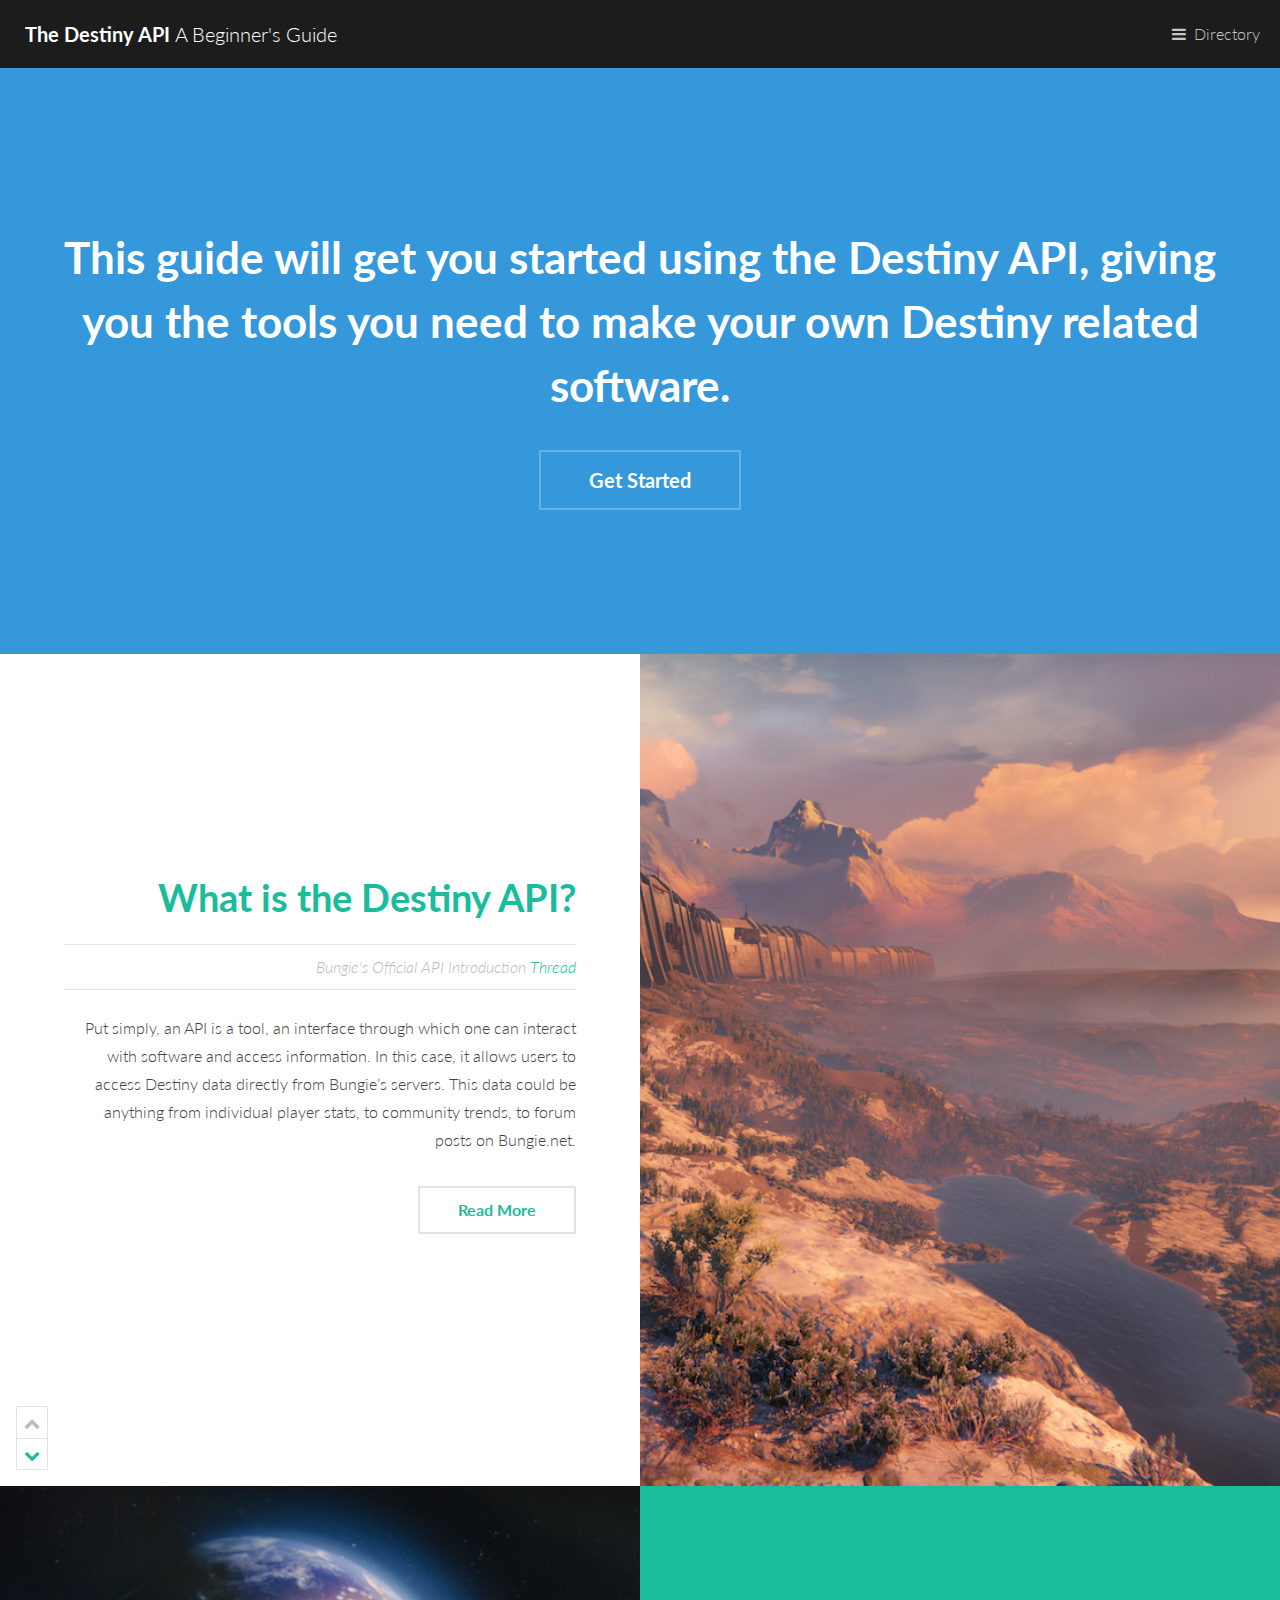
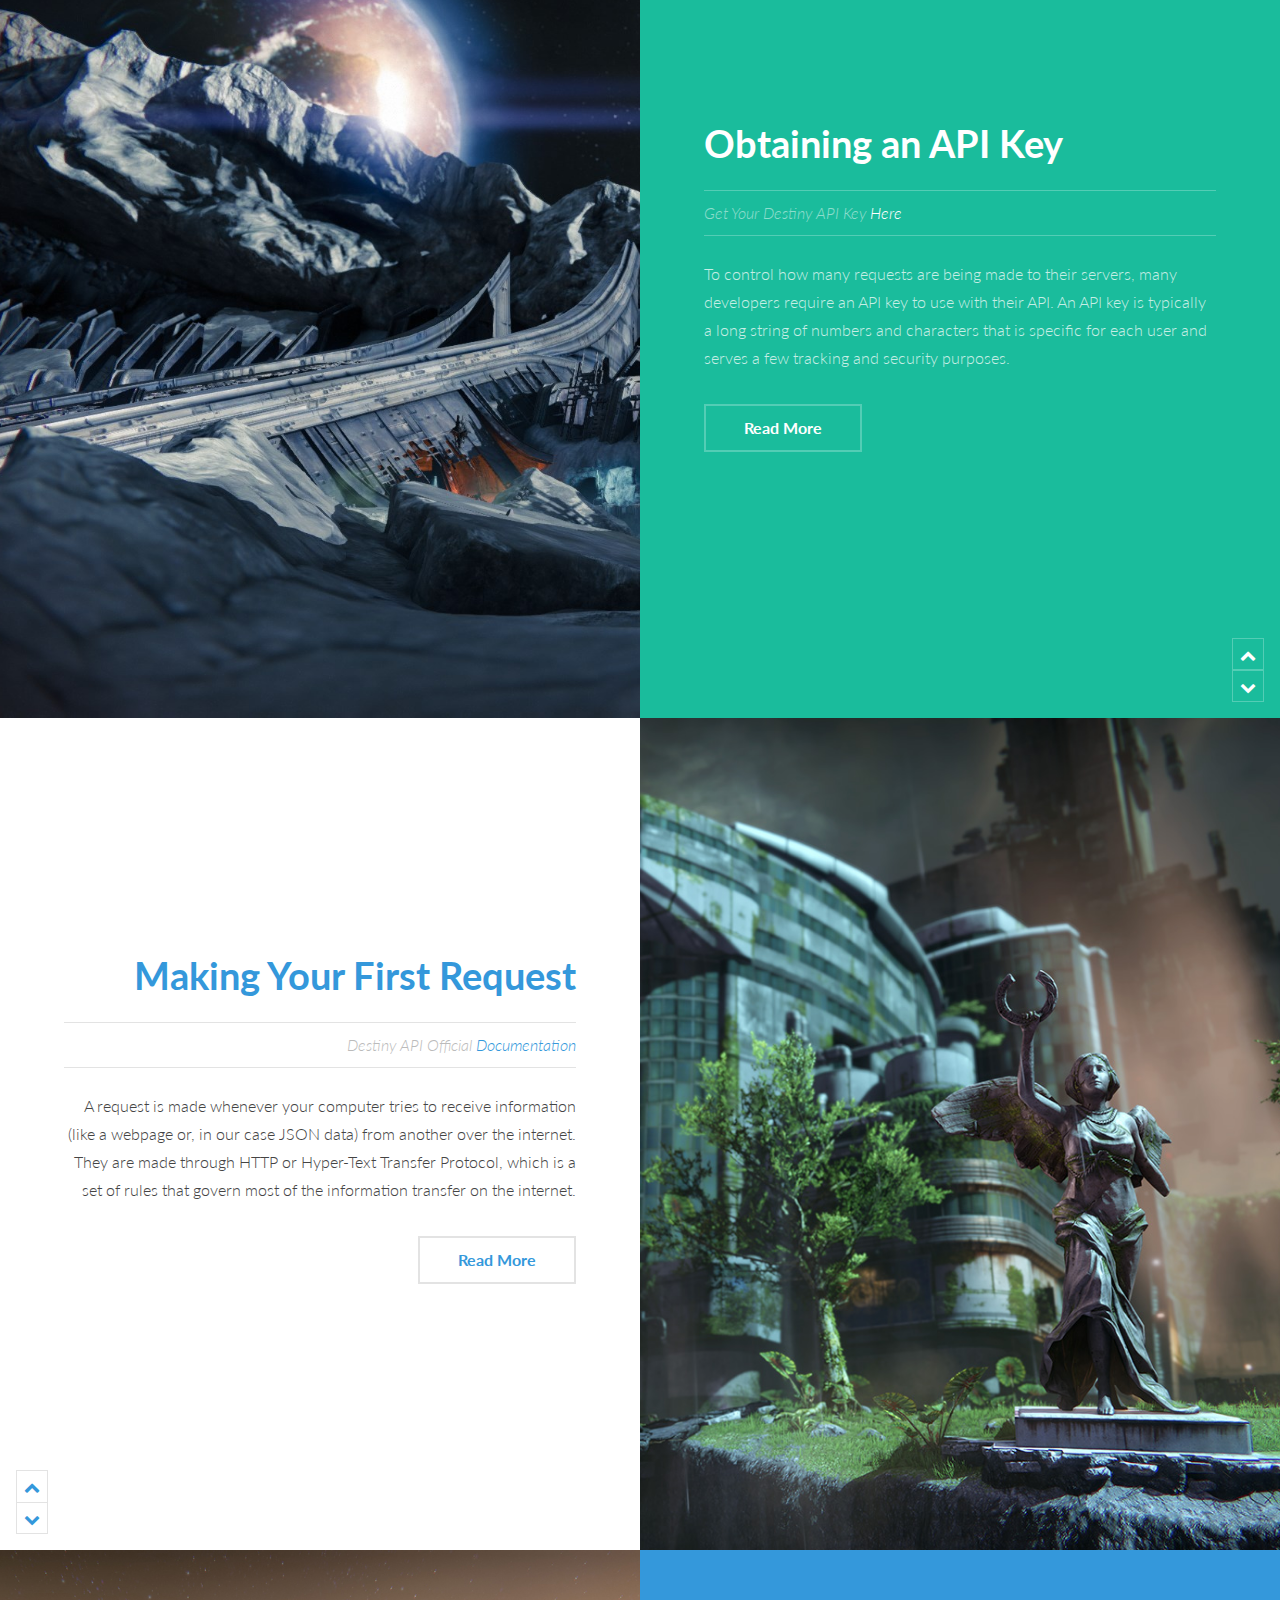
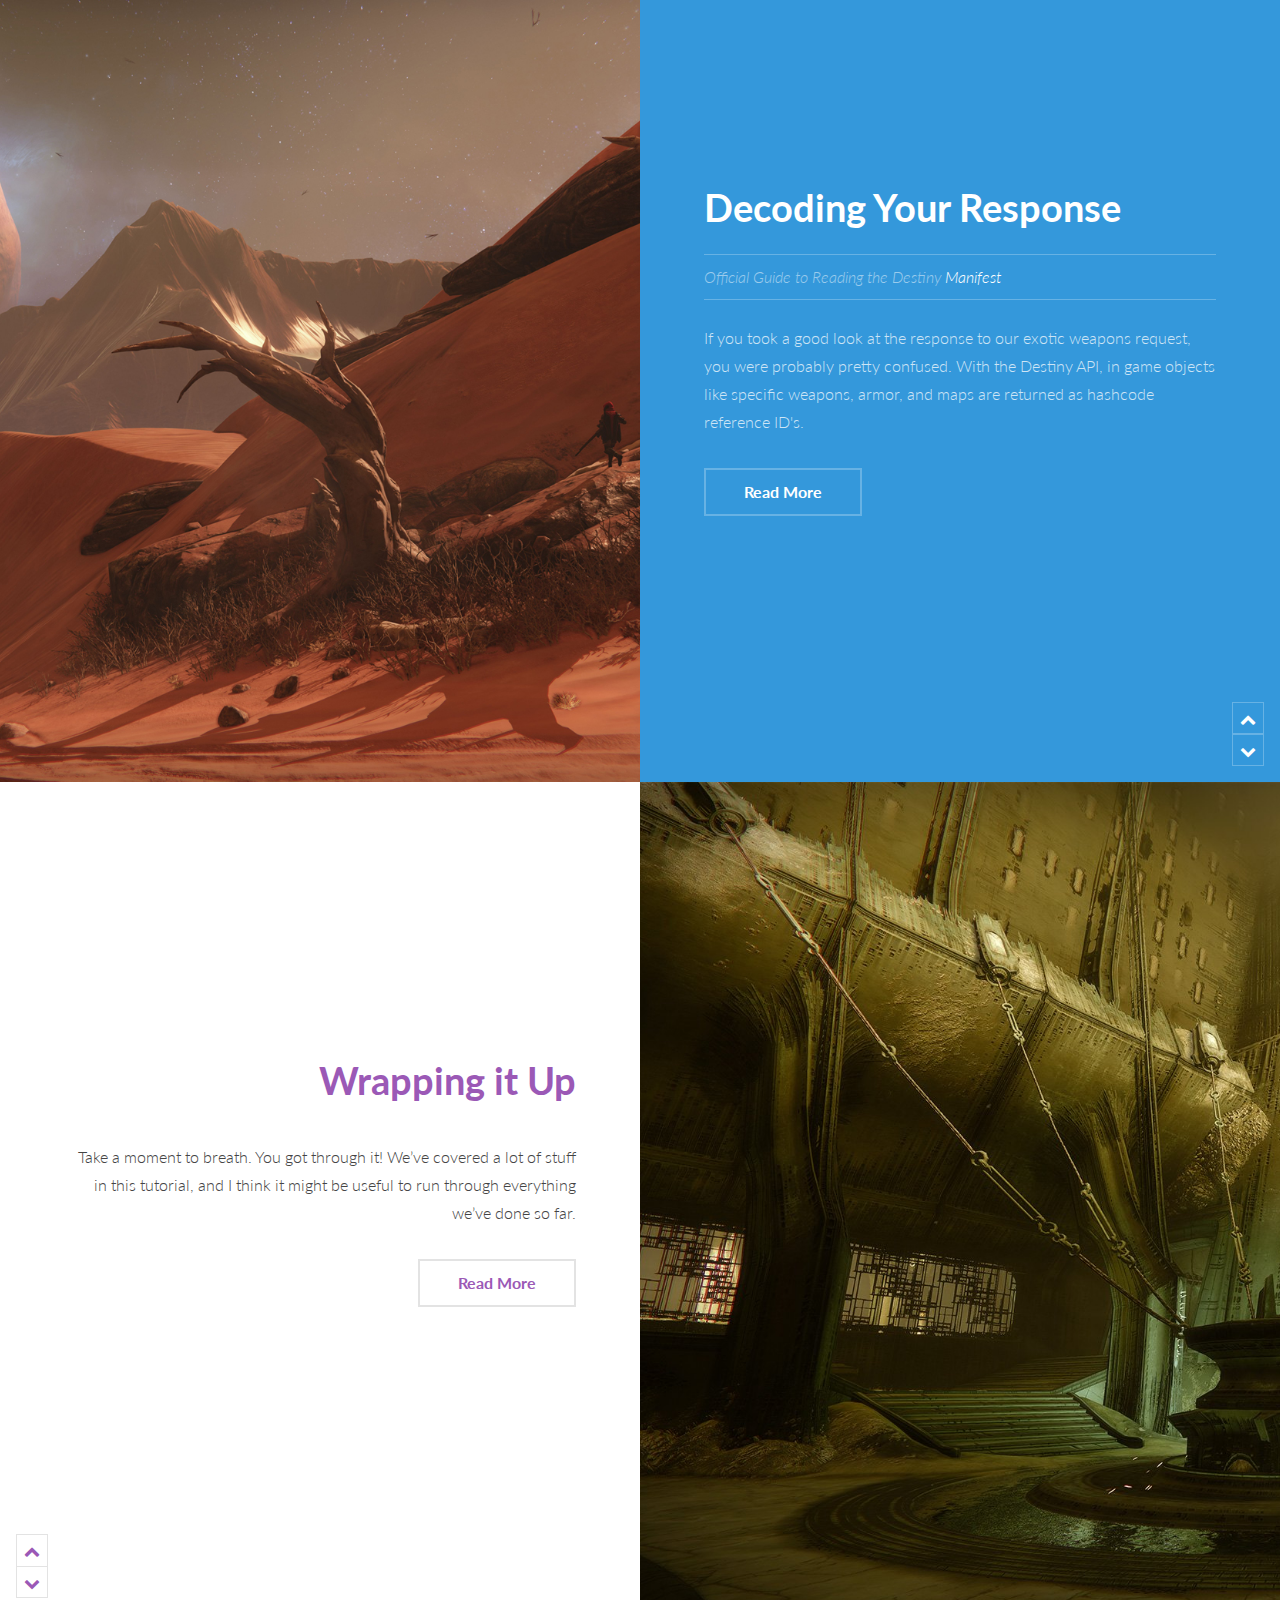
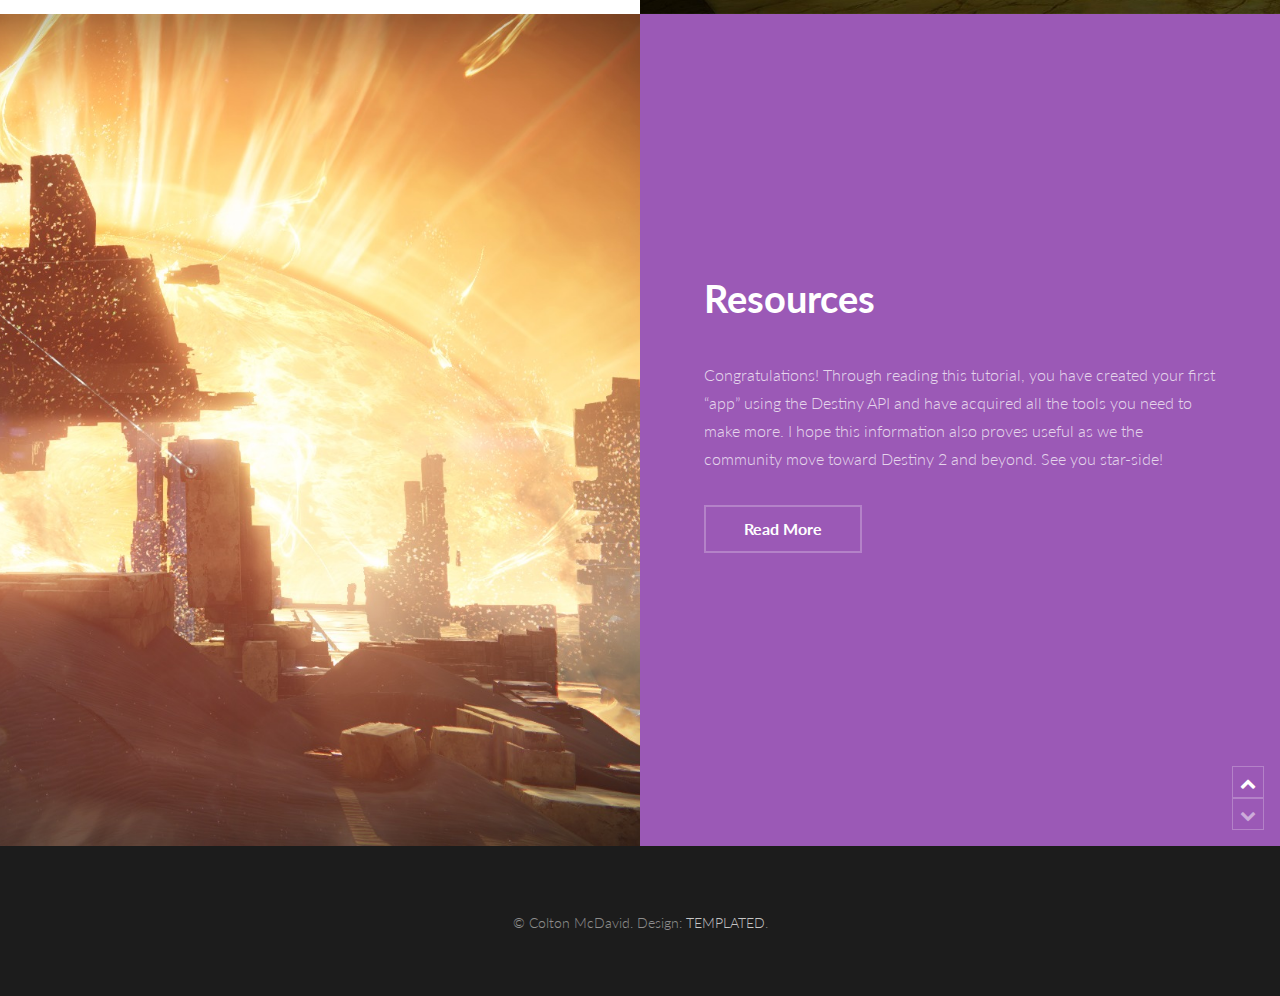
<file: index.html>
<!DOCTYPE HTML>
<!--
	Binary by TEMPLATED
	templated.co @templatedco
	Released for free under the Creative Commons Attribution 3.0 license (templated.co/license)
-->
<html>
	<head>
		<title>Destiny API Beginner's Guide</title>
		<meta charset="utf-8" />
		<meta name="viewport" content="width=device-width, initial-scale=1" />
		<link rel="stylesheet" href="assets/css/main.css" />
	</head>
	<body>

		<!-- Header -->
			<header id="header">
				<a href="index.html" class="logo"><strong>The Destiny API </strong> A Beginner's Guide</a>
				<nav>
					<a href="#menu">Directory</a>
				</nav>
			</header>

		<!-- Nav -->
			<nav id="menu">
				<ul class="links">
					<li><a href="page1.html">What is the Destiny API?</a></li>
                    <li><a href="page2.html">Obtaining an API Key</a></li>
					<li><a href="page3.html">Making Your First Request</a></li>
					<li><a href="page4.html">Decoding Your Response</a></li>
                    <li><a href="page5.html">Wrapping Up</a></li>
                    <li><a href="page6.html">Resources</a></li>
				</ul>
			</nav>

		<!-- Banner -->
			<section id="banner">
				<div class="inner">
					<h1>This guide will get you started using the Destiny API, giving you the tools you need to make your own Destiny related software. </h1>
					<ul class="actions">
						<li><a href="#one" class="button alt scrolly big">Get Started</a></li>
					</ul>
				</div>
			</section>

		<!-- One -->
			<article id="one" class="post style1">
				<div class="image">
					<img src="images/destiny_earth.jpg" alt="" data-position="75% center" />
				</div>
				<div class="content">
					<div class="inner">
						<header>
							<h2><a href="page1.html">What is the Destiny API?</a></h2>
							<p class="info">Bungie's Official API Introduction <a href="https://www.bungie.net/en/Clan/Post/39966/98520350/0/0/1">Thread</a></p>
						</header>
						<p>Put simply, an API is a tool, an interface through which one can interact with software and access information. In this case, it allows users to access Destiny data directly from Bungie’s servers. This data could be anything from individual player stats, to community trends, to forum posts on Bungie.net. </p>
                        <ul class="actions">
							<li><a href="page1.html" class="button alt">Read More</a></li>
						</ul>
					</div>
					<div class="postnav">
						<a href="#" class="prev disabled"><span class="icon fa-chevron-up"></span></a>
						<a href="#two" class="scrolly next"><span class="icon fa-chevron-down"></span></a>
					</div>
				</div>
			</article>

		<!-- Two -->
			<article id="two" class="post invert style1 alt">
				<div class="image">
					<img src="images/destiny_moon.jpg" alt="" data-position="10% center" />
				</div>
				<div class="content">
					<div class="inner">
						<header>
							<h2><a href="page2.html">Obtaining an API Key</a></h2>
							<p class="info">Get Your Destiny API Key <a href="https://www.bungie.net/en/Companion?bru=%252fen%252fApplication">Here</a></p>
						</header>
						<p>To control how many requests are being made to their servers, many developers require an API key to use with their API.  An API key is typically a long string of numbers and characters that is specific for each user and serves a few tracking and security purposes.</p>
                        <ul class="actions">
							<li><a href="page2.html" class="button alt">Read More</a></li>
						</ul>
					</div>
					<div class="postnav">
						<a href="#one" class="scrolly prev"><span class="icon fa-chevron-up"></span></a>
						<a href="#three" class="scrolly next"><span class="icon fa-chevron-down"></span></a>
					</div>
				</div>
			</article>

		<!-- Three -->
			<article id="three" class="post style2">
				<div class="image">
					<img src="images/destiny_venus.jpg" alt="" data-position="80% center" />
				</div>
				<div class="content">
					<div class="inner">
						<header>
							<h2><a href="page3.html">Making Your First Request</a></h2>
							<p class="info">Destiny API Official <a href="https://www.bungie.net/platform/destiny/help/">Documentation</a></p>
                        </header>
						<p>A request is made whenever your computer tries to receive information (like a webpage or, in our case JSON data) from another over the internet. They are made through HTTP or Hyper-Text Transfer Protocol, which is a set of rules that govern most of the information transfer on the internet.</p>
                        <ul class="actions">
							<li><a href="page3.html" class="button alt">Read More</a></li>
						</ul>
					</div>
					<div class="postnav">
						<a href="#two" class="scrolly prev"><span class="icon fa-chevron-up"></span></a>
						<a href="#four" class="scrolly next"><span class="icon fa-chevron-down"></span></a>
					</div>
				</div>
			</article>

		<!-- Four -->
			<article id="four" class="post invert style2 alt">
				<div class="image">
					<img src="images/destiny_mars.jpg" alt="" data-position="60% center" />
				</div>
				<div class="content">
					<div class="inner">
						<header>
							<h2><a href="page4.html">Decoding Your Response</a></h2>
							<p class="info">Official Guide to Reading the Destiny <a href="https://www.bungie.net/en/Clan/Post/39966/146106624/0/0">Manifest</a></p>
						</header>
						<p> If you took a good look at the response to our exotic weapons request, you were probably pretty confused. With the Destiny API, in game objects like specific weapons, armor, and maps are returned as hashcode reference ID's.</p>
                        <ul class="actions">
							<li><a href="page4.html" class="button alt">Read More</a></li>
						</ul>
					</div>
					<div class="postnav">
						<a href="#three" class="scrolly prev"><span class="icon fa-chevron-up"></span></a>
						<a href="#five" class="scrolly next"><span class="icon fa-chevron-down"></span></a>
					</div>
				</div>
			</article>

		<!-- Five -->
			<article id="five" class="post style3">
				<div class="image">
					<img src="images/destiny_dreadnaught.jpg" alt="" data-position="5% center" />
				</div>
				<div class="content">
					<div class="inner">
						<header>
							<h2><a href="page5.html">Wrapping it Up</a></h2>
						</header>
						<p>Take a moment to breath. You got through it! We’ve covered a lot of stuff in this tutorial, and I think it might be useful to run through everything we’ve done so far.</p>
                        <ul class="actions">
							<li><a href="page5.html" class="button alt">Read More</a></li>
						</ul>
					</div>
					<div class="postnav">
						<a href="#four" class="scrolly prev"><span class="icon fa-chevron-up"></span></a>
						<a href="#six" class="scrolly next"><span class="icon fa-chevron-down"></span></a>
					</div>
				</div>
			</article>

		<!-- Six -->
			<article id="six" class="post invert style3 alt">
				<div class="image">
					<img src="images/destiny_mercury.jpg" alt="" data-position="80% center" />
				</div>
				<div class="content">
					<div class="inner">
						<header>
							<h2><a href="page6.html">Resources</a></h2>
						</header>
						<p>Congratulations! Through reading this tutorial, you have created your first “app” using the Destiny API and have acquired all the tools you need to make more. I hope this information also proves useful as we the community move toward Destiny 2 and beyond. See you star-side!</p>
                        <ul class="actions">
							<li><a href="page6.html" class="button alt">Read More</a></li>
						</ul>
					</div>
					<div class="postnav">
						<a href="#five" class="scrolly prev"><span class="icon fa-chevron-up"></span></a>
						<a href="#" class="scrolly next disabled"><span class="icon fa-chevron-down"></span></a>
					</div>
				</div>
			</article>

		<!-- Footer -->
			<footer id="footer">
				<div class="copyright">
					&copy; Colton McDavid. Design: <a href="https://templated.co">TEMPLATED</a>.
                </div>
			</footer>

		<!-- Scripts -->
			<script src="assets/js/jquery.min.js"></script>
			<script src="assets/js/jquery.scrolly.min.js"></script>
			<script src="assets/js/skel.min.js"></script>
			<script src="assets/js/util.js"></script>
			<script src="assets/js/main.js"></script>

	</body>
</html>
</file>
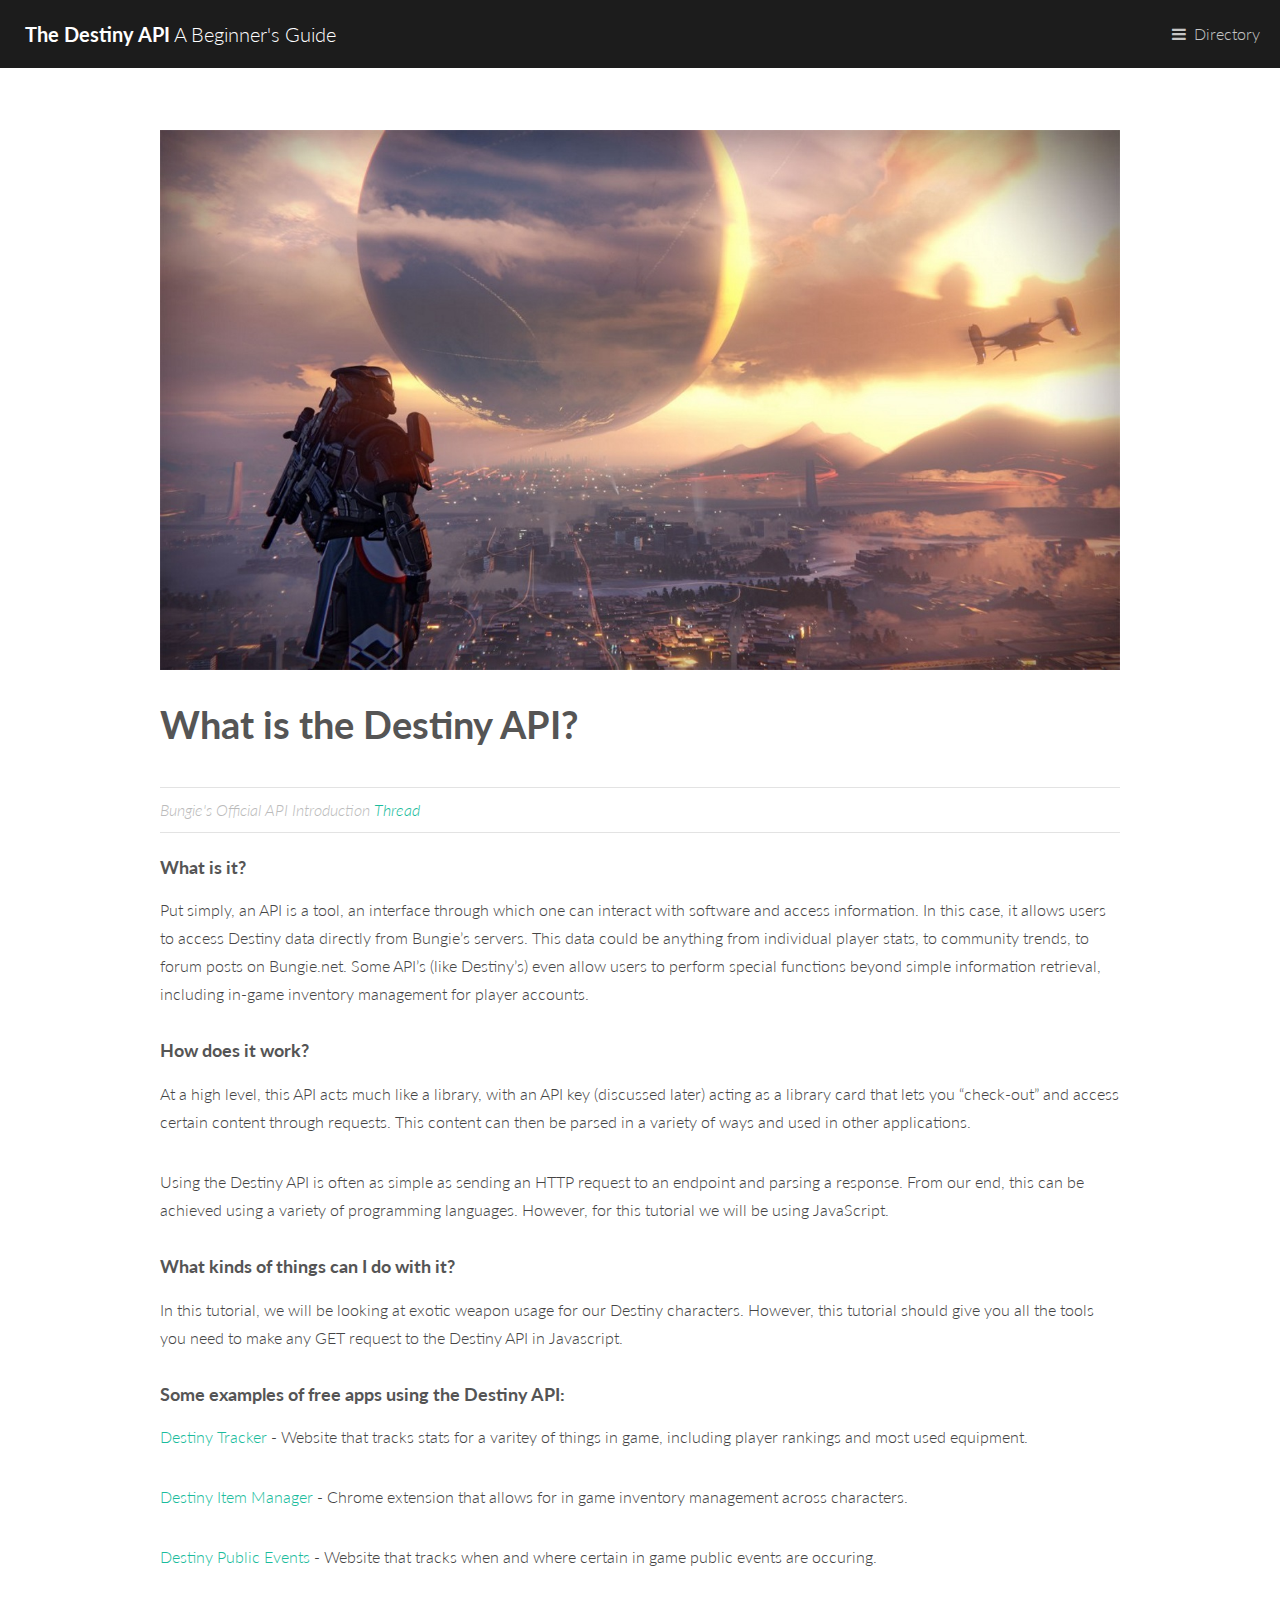
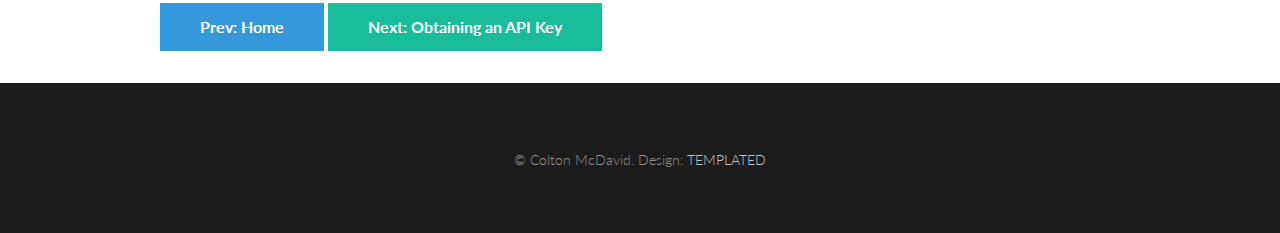
<file: page1.html>
<!DOCTYPE HTML>
<!--
	Binary by TEMPLATED
	templated.co @templatedco
	Released for free under the Creative Commons Attribution 3.0 license (templated.co/license)
-->
<html>
	<head>
		<title>Destiny API Getting Started</title>
		<meta charset="utf-8" />
		<meta name="viewport" content="width=device-width, initial-scale=1" />
		<link rel="stylesheet" href="assets/css/main.css" />
	</head>
	<body>

		<!-- Header -->
			<header id="header">
				<a href="index.html" class="logo"><strong>The Destiny API</strong> A Beginner's Guide</a>
				<nav>
					<a href="#menu">Directory</a>
				</nav>
			</header>

		<!-- Nav -->
			<nav id="menu">
				<ul class="links">
					<li><a href="index.html">Home</a></li>
                    <li><a href="page2.html">Obtaining an API Key</a></li>
					<li><a href="page3.html">Making Your First Request</a></li>
					<li><a href="page4.html">Decoding Your Response</a></li>
                    <li><a href="page5.html">Wrapping Up</a></li>
                    <li><a href="page6.html">Resources</a></li>
				</ul>
			</nav>

		<!-- Main -->
			<section id="main">
				<div class="inner">
					<div class="image fit">
						<img src="images/destiny_1.jpg" alt="" />
					</div>
					<header>
						<h1>What is the Destiny API?</h1>
						<p class="info">Bungie's Official API Introduction <a href="https://www.bungie.net/en/Clan/Post/39966/98520350/0/0/1">Thread</a></p>
					</header>
                    <h4>What is it?</h4>
					<p>Put simply, an API is a tool, an interface through which one can interact with software and access information. In this case, it allows users to access Destiny data directly from Bungie’s servers. This data could be anything from individual player stats, to community trends, to forum posts on Bungie.net. Some API’s (like Destiny’s) even allow users to perform special functions beyond simple information retrieval, including in-game inventory management for player accounts. </p>
                    
                    <h4>How does it work?</h4>
                    <p>At a high level, this API acts much like a library, with an API key (discussed later) acting as a library card that lets you “check-out” and access certain content through requests. This content can then be parsed in a variety of ways and used in other applications. </p>
                    <p>Using the Destiny API is often as simple as sending an HTTP request to an endpoint and parsing a response. From our end, this can be achieved using a variety of programming languages. However, for this tutorial we will be using JavaScript.</p>
                    
                    <h4>What kinds of things can I do with it?</h4>
                    <p>In this tutorial, we will be looking at exotic weapon usage for our Destiny characters. However, this tutorial should give you all the tools you need to make any GET request to the Destiny API in Javascript.</p>
                    
                    <h4>Some examples of free apps using the Destiny API:</h4>
                    <p><a href="http://destinytracker.com"> Destiny Tracker</a> - Website that tracks stats for a varitey of things in game, including player rankings and most used equipment.</p>
                    <p><a href="http://https://chrome.google.com/webstore/detail/destiny-item-manager/apghicjnekejhfancbkahkhdckhdagna?hl=en">Destiny Item Manager</a> - Chrome extension that allows for in game inventory management across characters.</p>
                    <p><a href="http://destinypublicevents.com">Destiny Public Events </a> - Website that tracks when and where certain in game public events are occuring.</p>
                
                    <a href="index.html" class="button special">Prev: Home</a>
                    <a href="page2.html" class="button">Next: Obtaining an API Key</a>
                </div>
			</section>

		<!-- Footer -->
			<footer id="footer">
				<div class="copyright">
					&copy; Colton McDavid. Design: <a href="https://templated.co">TEMPLATED</a>
				</div>
			</footer>

		<!-- Scripts -->
			<script src="assets/js/jquery.min.js"></script>
			<script src="assets/js/jquery.scrolly.min.js"></script>
			<script src="assets/js/skel.min.js"></script>
			<script src="assets/js/util.js"></script>
			<script src="assets/js/main.js"></script>

	</body>
</html>
</file>
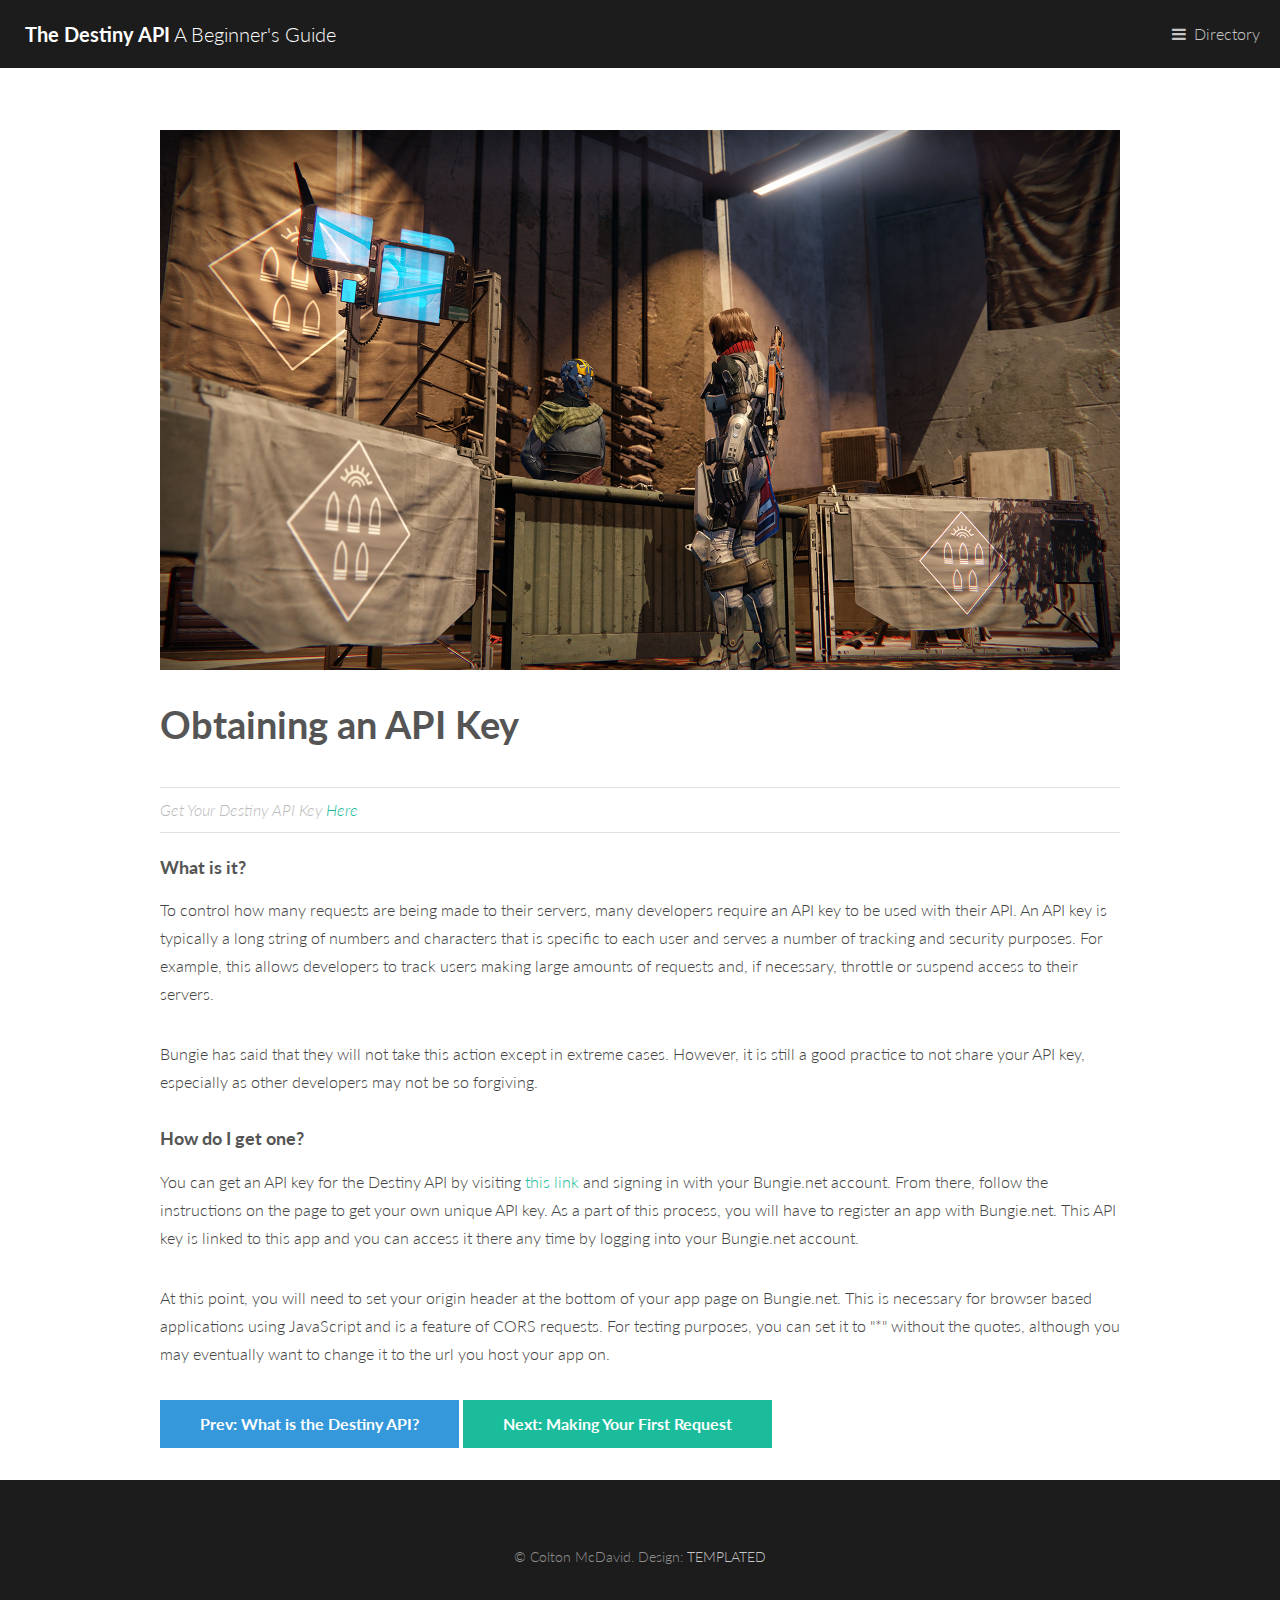
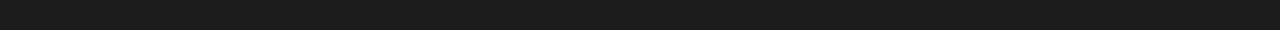
<file: page2.html>
<!DOCTYPE HTML>
<!--
	Binary by TEMPLATED
	templated.co @templatedco
	Released for free under the Creative Commons Attribution 3.0 license (templated.co/license)
-->
<html>
	<head>
		<title>Destiny API Getting a Key</title>
		<meta charset="utf-8" />
		<meta name="viewport" content="width=device-width, initial-scale=1" />
		<link rel="stylesheet" href="assets/css/main.css" />
	</head>
	<body>

		<!-- Header -->
			<header id="header">
				<a href="index.html" class="logo"><strong>The Destiny API</strong> A Beginner's Guide</a>
				<nav>
					<a href="#menu">Directory</a>
				</nav>
			</header>

		<!-- Nav -->
			<nav id="menu">
				<ul class="links">
					<li><a href="index.html">Home</a></li>
                    <li><a href="page1.html">What is the Destiny API?</a></li>
					<li><a href="page3.html">Making Your First Request</a></li>
					<li><a href="page4.html">Decoding Your Response</a></li>
                    <li><a href="page5.html">Wrapping Up</a></li>
                    <li><a href="page6.html">Resources</a></li>
				</ul>
			</nav>

		<!-- Main -->
			<section id="main">
				<div class="inner">
					<div class="image fit">
						<img src="images/destiny_2.jpg" alt="" />
					</div>
					<header>
						<h1>Obtaining an API Key</h1>
						<p class="info">Get Your Destiny API Key <a href="https://www.bungie.net/en/Companion?bru=%252fen%252fApplication">Here</a></p>
					</header>
                    <h4>What is it?</h4>
					<p>To control how many requests are being made to their servers, many developers require an API key to be used with their API.  An API key is typically a long string of numbers and characters that is specific to each user and serves a number of tracking and security purposes.  For example, this allows developers to track users making large amounts of requests and, if necessary, throttle or suspend access to their servers.</p>
                    <p>Bungie has said that they will not take this action except in extreme cases. However, it is still a good practice to not share your API key, especially as other developers may not be so forgiving.</p>
                    
                    <h4>How do I get one?</h4>
                    <p>You can get an API key for the Destiny API by visiting <a href="https://www.bungie.net/en/Companion?bru=%252fen%252fApplication">this link</a> and signing in with your Bungie.net account. From there, follow the instructions on the page to get your own unique API key. As a part of this process, you will have to register an app with Bungie.net. This API key is linked to this app and you can access it there any time by logging into your Bungie.net account.</p>
                    <p>At this point, you will need to set your origin header at the bottom of your app page on Bungie.net. This is necessary for browser based applications using JavaScript and is a feature of CORS requests. For testing purposes, you can set it to "*" without the quotes, although you may eventually want to change it to the url you host your app on.</p>
                    
                    <a href="page1.html" class="button special">Prev: What is the Destiny API?</a>
                    <a href="page3.html" class="button">Next: Making Your First Request</a>
                </div>
			</section>

		<!-- Footer -->
			<footer id="footer">
				<div class="copyright">
					&copy; Colton McDavid. Design: <a href="https://templated.co">TEMPLATED</a>
				</div>
			</footer>

		<!-- Scripts -->
			<script src="assets/js/jquery.min.js"></script>
			<script src="assets/js/jquery.scrolly.min.js"></script>
			<script src="assets/js/skel.min.js"></script>
			<script src="assets/js/util.js"></script>
			<script src="assets/js/main.js"></script>

	</body>
</html>
</file>
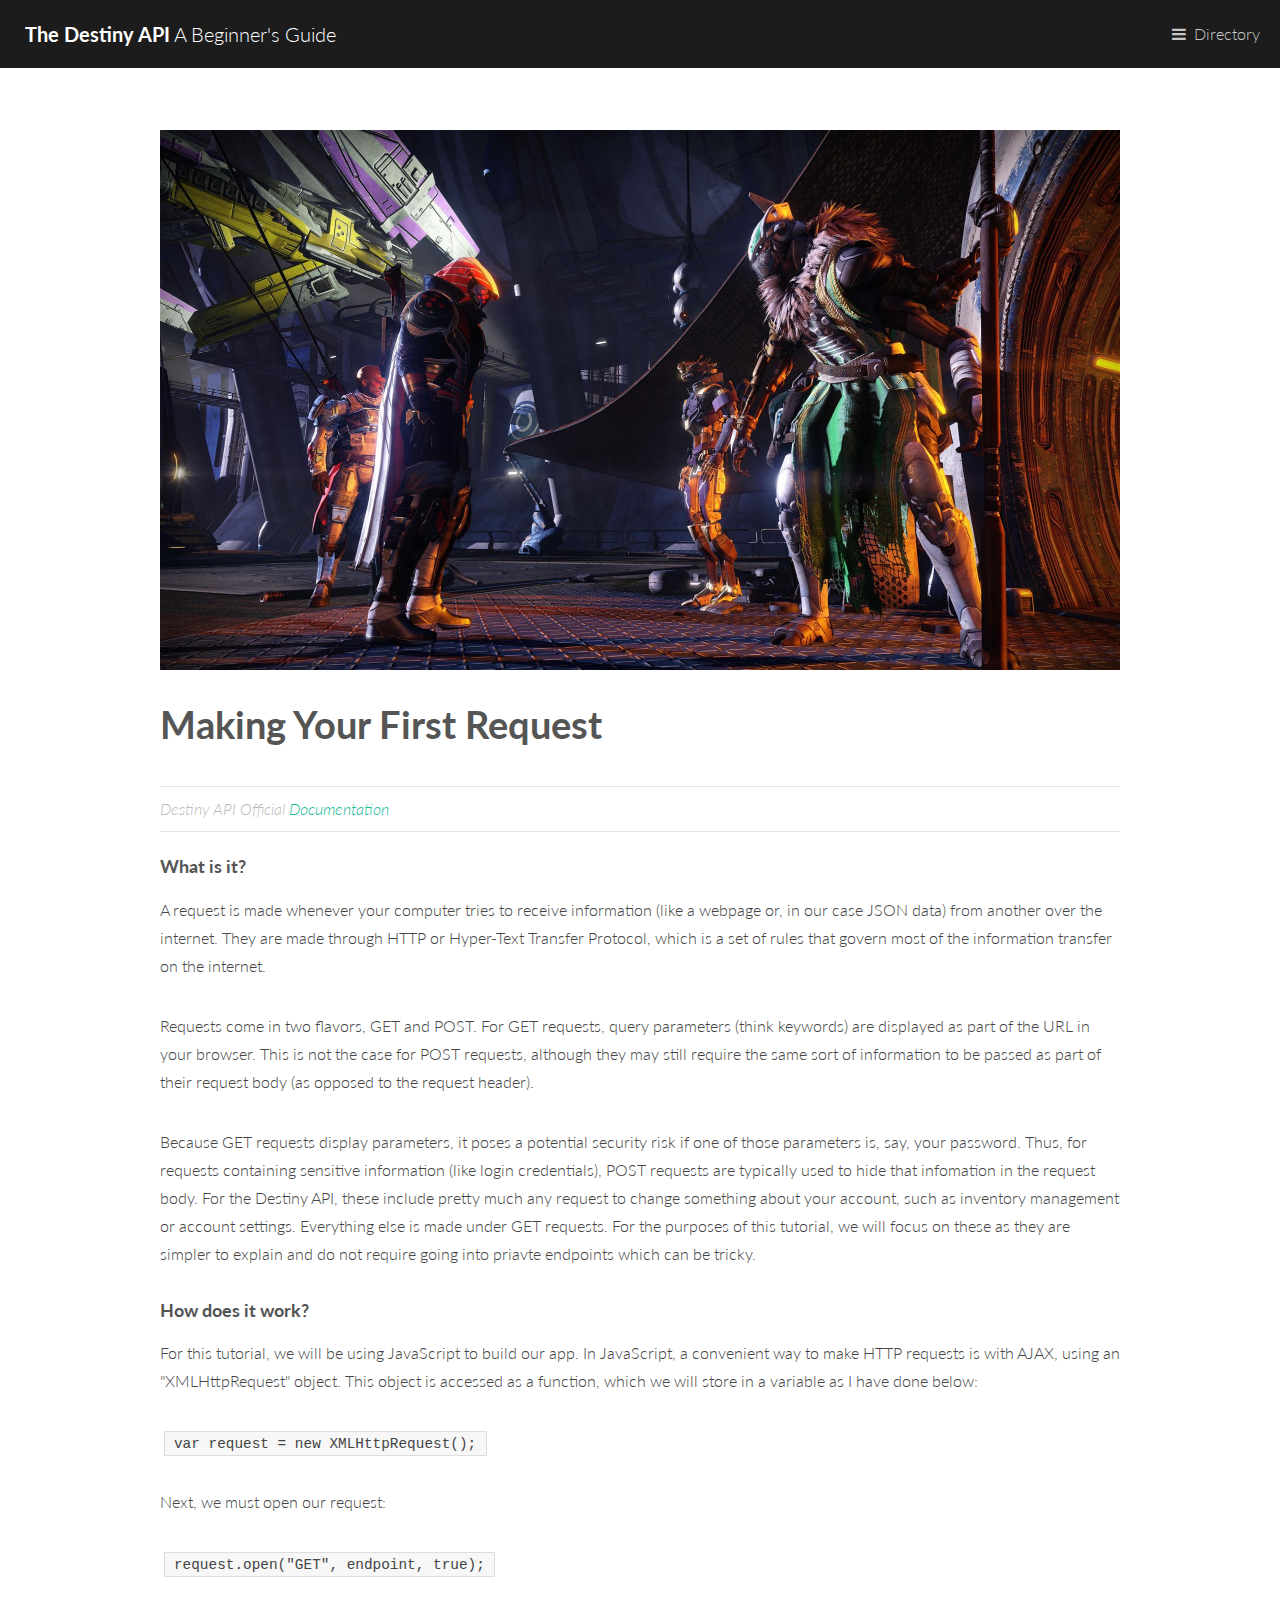
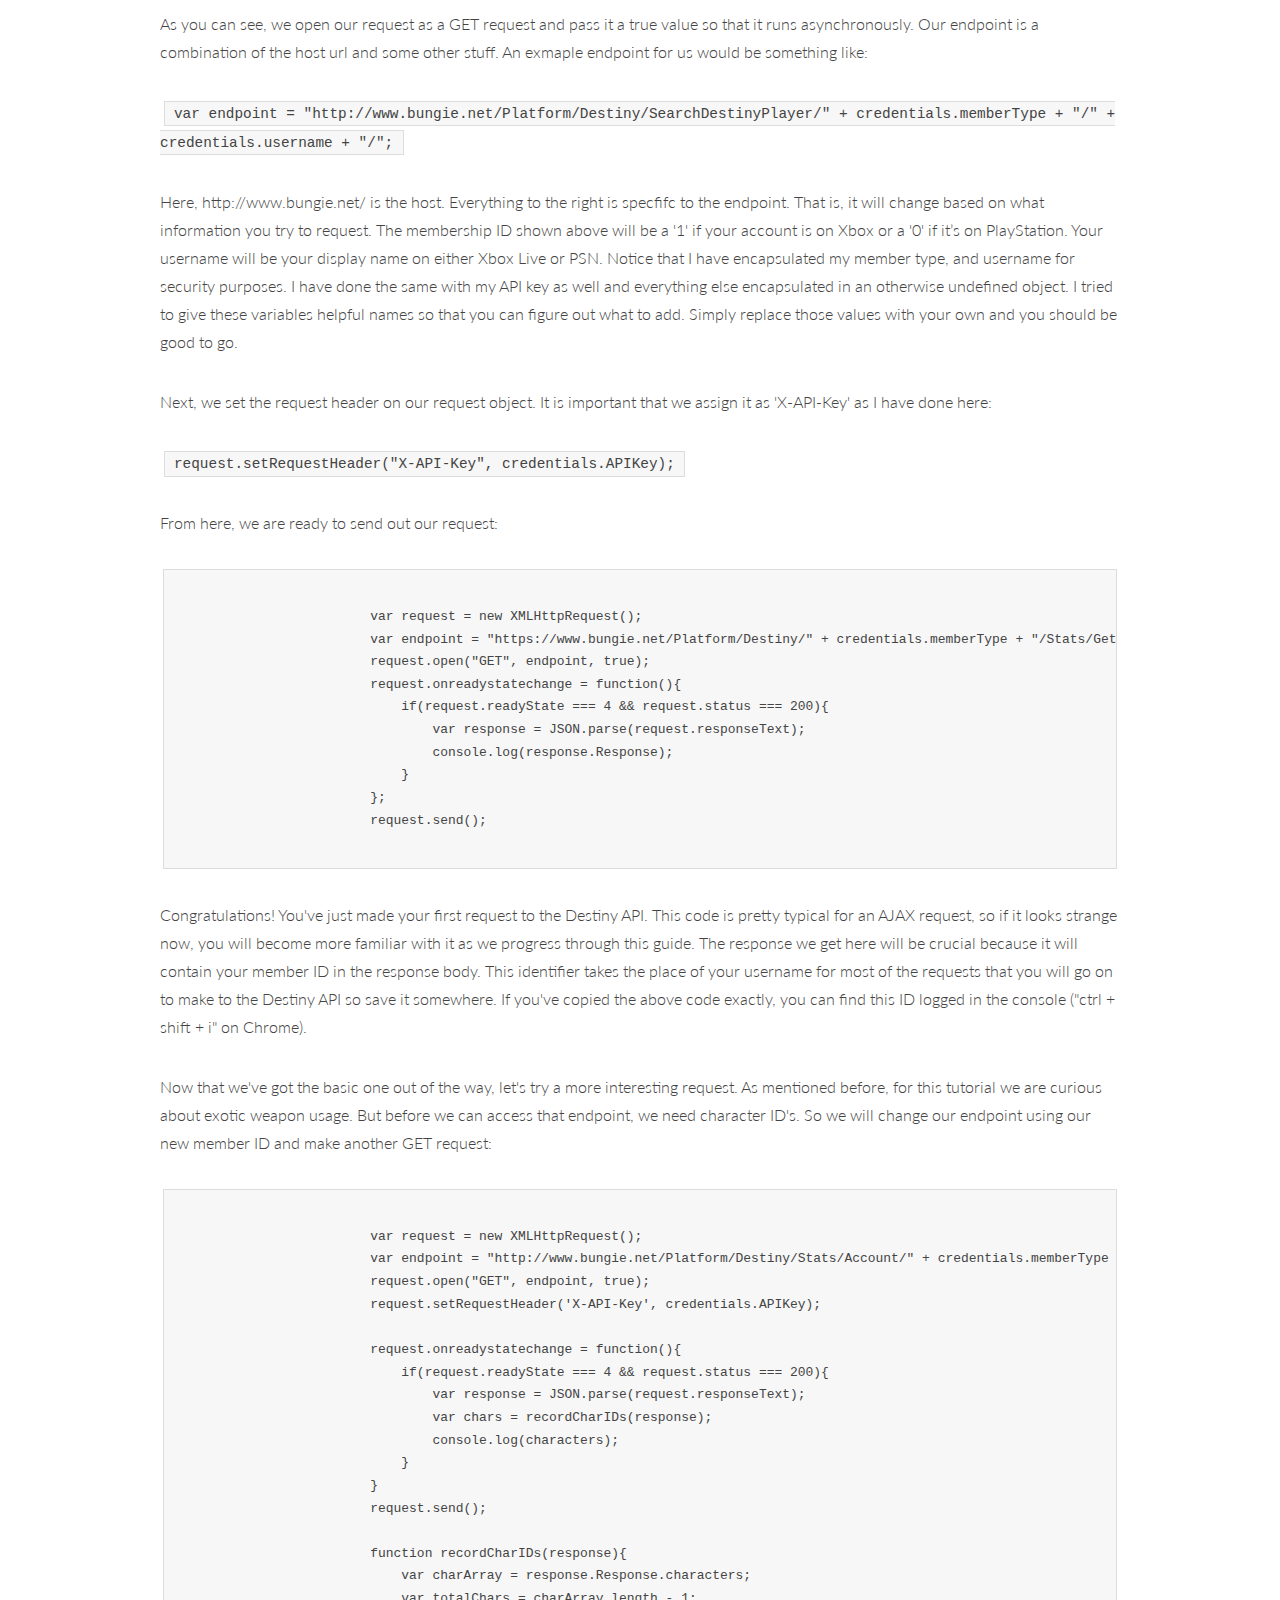
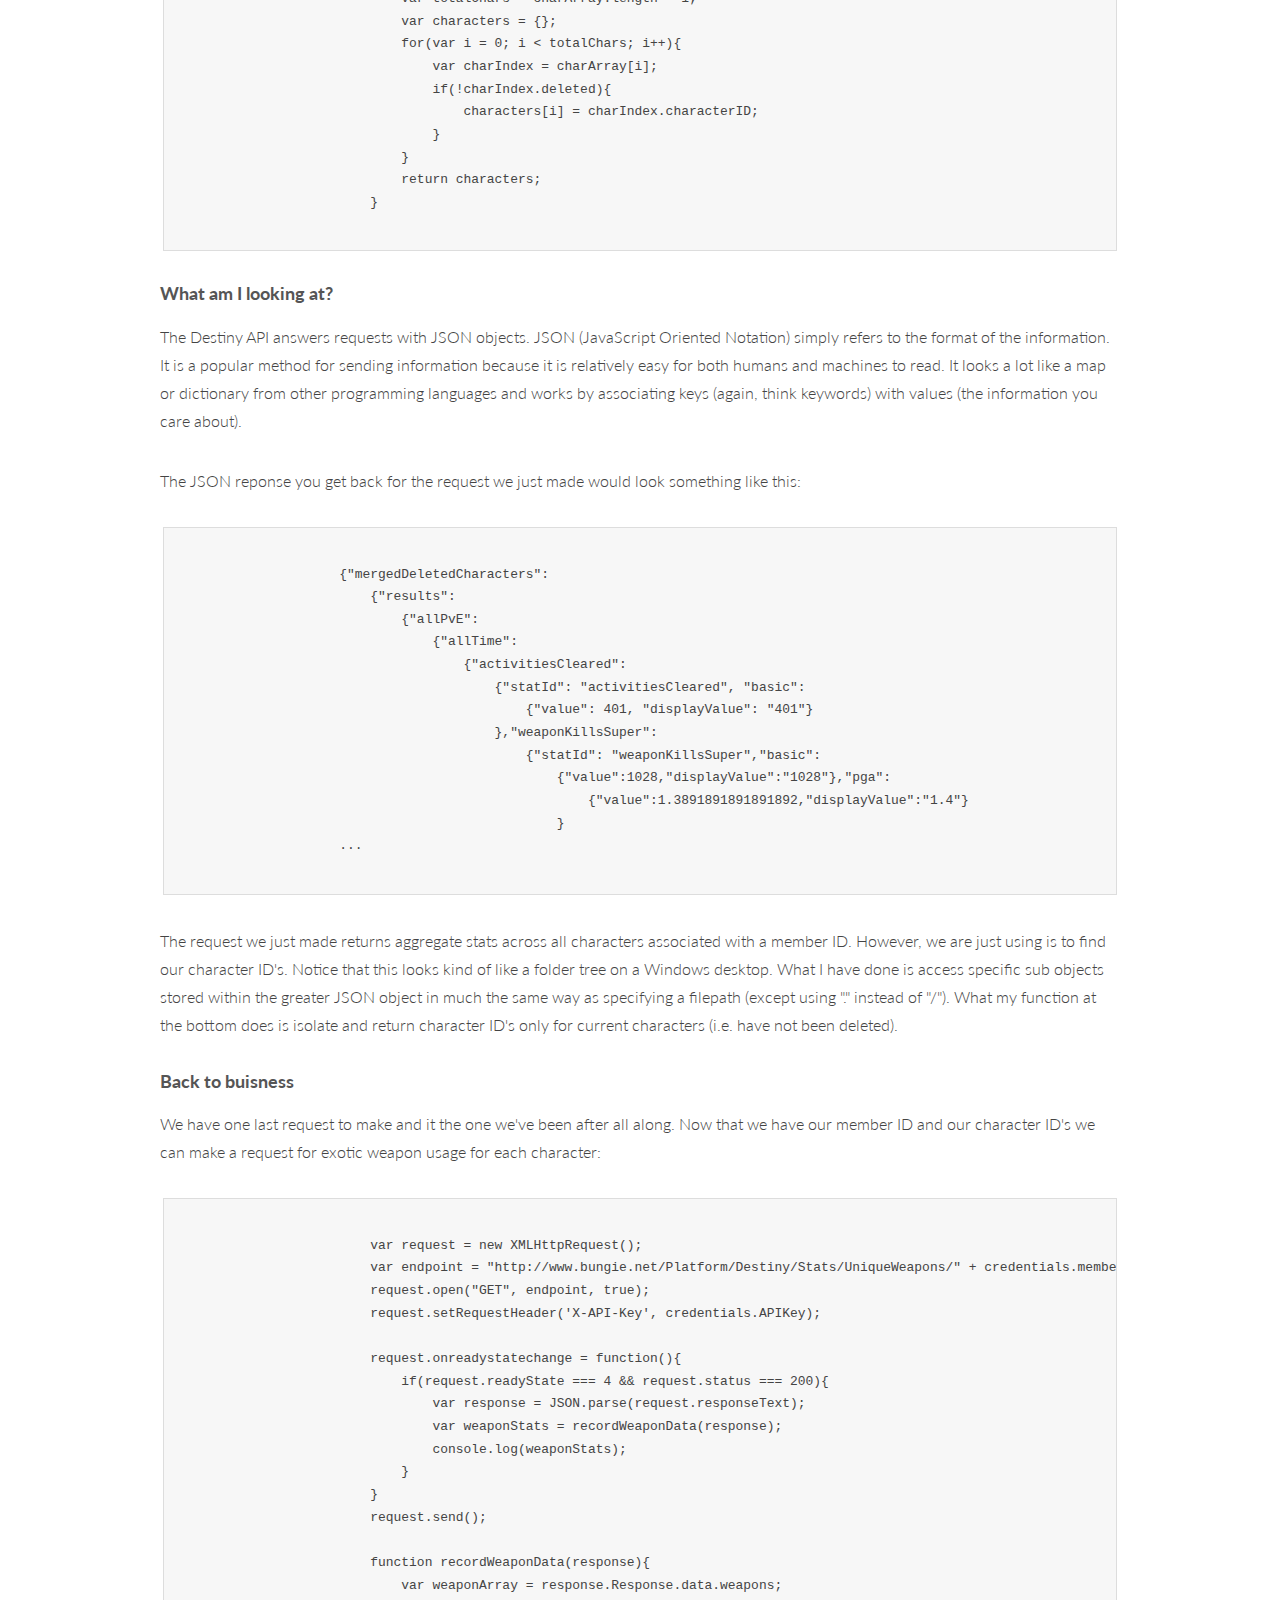
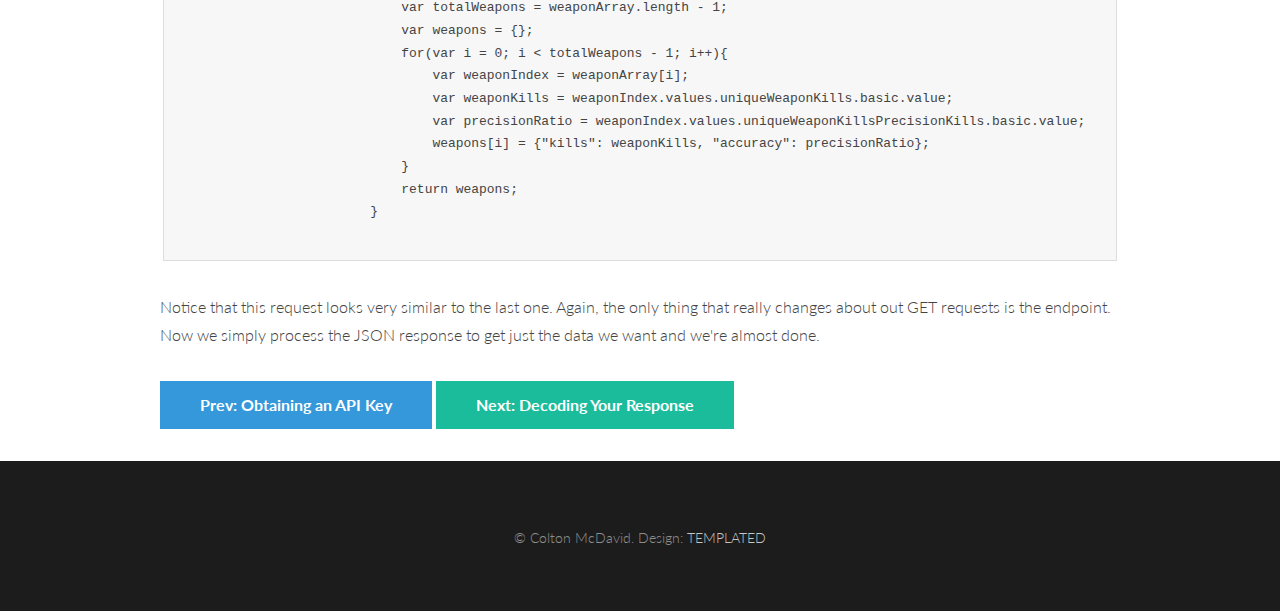
<file: page3.html>
<!DOCTYPE HTML>
<!--
	Binary by TEMPLATED
	templated.co @templatedco
	Released for free under the Creative Commons Attribution 3.0 license (templated.co/license)
-->
<html>
	<head>
		<title>Destiny API First Request</title>
		<meta charset="utf-8" />
		<meta name="viewport" content="width=device-width, initial-scale=1" />
		<link rel="stylesheet" href="assets/css/main.css" />
	</head>
	<body>

		<!-- Header -->
			<header id="header">
				<a href="index.html" class="logo"><strong>The Destiny API</strong> A Beginner's Guide</a>
				<nav>
					<a href="#menu">Directory</a>
				</nav>
			</header>

		<!-- Nav -->
			<nav id="menu">
				<ul class="links">
					<li><a href="index.html">Home</a></li>
                    <li><a href="page1.html">What is the Destiny API?</a></li>
					<li><a href="page2.html">Obtaining an API Key</a></li>
					<li><a href="page4.html">Decoding Your Response</a></li>
                    <li><a href="page5.html">Wrapping Up</a></li>
                    <li><a href="page6.html">Resources</a></li>
				</ul>
			</nav>

		<!-- Main -->
			<section id="main">
				<div class="inner">
					<div class="image fit">
						<img src="images/destiny_3.jpg" alt="" />
					</div>
					<header>
						<h1>Making Your First Request</h1>
						<p class="info">Destiny API Official <a href="https://www.bungie.net/platform/destiny/help/">Documentation</a></p>
                    </header>
                    <h4>What is it?</h4>
					<p>A request is made whenever your computer tries to receive information (like a webpage or, in our case JSON data) from another over the internet. They are made through HTTP or Hyper-Text Transfer Protocol, which is a set of rules that govern most of the information transfer on the internet. </p>
                    <p>Requests come in two flavors, GET and POST. For GET requests, query parameters (think keywords) are displayed as part of the URL in your browser. This is not the case for POST requests, although they may still require the same sort of information to be passed as part of their request body (as opposed to the request header). </p>
                    <p>Because GET requests display parameters, it poses a potential security risk if one of those parameters is, say, your password. Thus, for requests containing sensitive information (like login credentials), POST requests are typically used to hide that infomation in the request body. For the Destiny API, these include pretty much any request to change something about your account, such as inventory management or account settings. Everything else is made under GET requests. For the purposes of this tutorial, we will focus on these as they are simpler to explain and do not require going into priavte endpoints which can be tricky.</p>
                    
                    <h4>How does it work?</h4>
                    <p>For this tutorial, we will be using JavaScript to build our app. In JavaScript, a convenient way to make HTTP requests is with AJAX, using an "XMLHttpRequest" object. This object is accessed as a function, which we will store in a variable as I have done below:</p>
                    <code>var request = new XMLHttpRequest();</code>
                    <p></p>
                    
                    <p>Next, we must open our request:</p>
                    <code>request.open("GET", endpoint, true); </code>
                    <p></p>
                    
                    <p>As you can see, we open our request as a GET request and pass it a true value so that it runs asynchronously. Our endpoint is a combination of the host url and some other stuff. An exmaple endpoint for us would be something like:</p>
                    <code>var endpoint = "http://www.bungie.net/Platform/Destiny/SearchDestinyPlayer/" + credentials.memberType + "/" + credentials.username + "/";</code>
                    <p></p>
                    
                    <p>Here, http://www.bungie.net/ is the host. Everything to the right is specfifc to the endpoint. That is, it will change based on what information you try to request. The membership ID shown above will be a '1' if your account is on Xbox or a '0' if it’s on PlayStation. Your username will be your display name on either Xbox Live or PSN. Notice that I have encapsulated my member type, and username for security purposes. I have done the same with my API key as well and everything else encapsulated in an otherwise undefined object. I tried to give these variables helpful names so that you can figure out what to add. Simply replace those values with your own and you should be good to go.</p>
                    
                    <p>Next, we set the request header on our request object. It is important that we assign it as 'X-API-Key' as I have done here:</p>
                    <code>request.setRequestHeader("X-API-Key", credentials.APIKey);</code>
                    <p></p>
                    
                    <p>From here, we are ready to send out our request:</p>
                    <pre><code>
                        var request = new XMLHttpRequest();
                        var endpoint = "https://www.bungie.net/Platform/Destiny/" + credentials.memberType + "/Stats/GetMembershipIdByDisplayName/" + credentials.username + "/";
                        request.open("GET", endpoint, true);
                        request.onreadystatechange = function(){
                            if(request.readyState === 4 && request.status === 200){
                                var response = JSON.parse(request.responseText);
                                console.log(response.Response);
                            }
                        };
                        request.send();
                    </code></pre>
                    <p></p>
                    
                    <p>Congratulations! You've just made your first request to the Destiny API. This code is pretty typical for an AJAX request, so if it looks strange now, you will become more familiar with it as we progress through this guide. The response we get here will be crucial because it will contain your member ID in the response body. This identifier takes the place of your username for most of the requests that you will go on to make to the Destiny API so save it somewhere. If you've copied the above code exactly, you can find this ID logged in the console ("ctrl + shift + i" on Chrome).</p>                    
                    
                    <p>Now that we've got the basic one out of the way, let's try a more interesting request. As mentioned before, for this tutorial we are curious about exotic weapon usage. But before we can access that endpoint, we need character ID's. So we will change our endpoint using our new member ID and make another GET request:</p>
                    <pre><code>
                        var request = new XMLHttpRequest();
                        var endpoint = "http://www.bungie.net/Platform/Destiny/Stats/Account/" + credentials.memberType + "/" + credentials.memberID + "/";
                        request.open("GET", endpoint, true);
                        request.setRequestHeader('X-API-Key', credentials.APIKey);
 
                        request.onreadystatechange = function(){
                            if(request.readyState === 4 && request.status === 200){
                                var response = JSON.parse(request.responseText);
                                var chars = recordCharIDs(response);
                                console.log(characters);
                            }
                        }
                        request.send();

                        function recordCharIDs(response){
                            var charArray = response.Response.characters;
                            var totalChars = charArray.length - 1;
                            var characters = {};
                            for(var i = 0; i < totalChars; i++){
                                var charIndex = charArray[i];
                                if(!charIndex.deleted){
                                    characters[i] = charIndex.characterID;
                                }
                            }
                            return characters;
                        }
                    </code></pre>
                    <p></p>
                    
                    <h4>What am I looking at?</h4>
                    <p>The Destiny API answers requests with JSON objects. JSON (JavaScript Oriented Notation) simply refers to the format of the information. It is a popular method for sending information because it is relatively easy for both humans and machines to read. It looks a lot like a map or dictionary from other programming languages and works by associating keys (again, think keywords) with values (the information you care about).</p>
                    <p>The JSON reponse you get back for the request we just made would look something like this:</p>
                    
                    <pre><code>
                    {"mergedDeletedCharacters":
                        {"results":
                            {"allPvE":
                                {"allTime":
                                    {"activitiesCleared":
                                        {"statId": "activitiesCleared", "basic":
                                            {"value": 401, "displayValue": "401"}
                                        },"weaponKillsSuper":
                                            {"statId": "weaponKillsSuper","basic":
                                                {"value":1028,"displayValue":"1028"},"pga":
                                                    {"value":1.3891891891891892,"displayValue":"1.4"}
                                                }
                    ...
                    </code></pre>
                    <p></p>
                    
                    <p>The request we just made returns aggregate stats across all characters associated with a member ID. However, we are just using is to find our character ID's. Notice that this looks kind of like a folder tree on a Windows desktop. What I have done is access specific sub objects stored within the greater JSON object in much the same way as specifying a filepath (except using "." instead of "/"). What my function at the bottom does is isolate and return character ID's only for current characters (i.e. have not been deleted).</p>
                    
                    <h4>Back to buisness</h4>
                    <p>We have one last request to make and it the one we've been after all along. Now that we have our member ID and our character ID's we can make a request for exotic weapon usage for each character:</p>
                    <pre><code>
                        var request = new XMLHttpRequest();
                        var endpoint = "http://www.bungie.net/Platform/Destiny/Stats/UniqueWeapons/" + credentials.memberType + "/" + credentials.memberID + "/" + characters.char1 + "/";
                        request.open("GET", endpoint, true);
                        request.setRequestHeader('X-API-Key', credentials.APIKey);
 
                        request.onreadystatechange = function(){
                            if(request.readyState === 4 && request.status === 200){
                                var response = JSON.parse(request.responseText);
                                var weaponStats = recordWeaponData(response);
                                console.log(weaponStats);
                            }
                        }
                        request.send();

                        function recordWeaponData(response){
                            var weaponArray = response.Response.data.weapons;
                            var totalWeapons = weaponArray.length - 1;
                            var weapons = {};
                            for(var i = 0; i < totalWeapons - 1; i++){
                                var weaponIndex = weaponArray[i];
                                var weaponKills = weaponIndex.values.uniqueWeaponKills.basic.value;
                                var precisionRatio = weaponIndex.values.uniqueWeaponKillsPrecisionKills.basic.value;
                                weapons[i] = {"kills": weaponKills, "accuracy": precisionRatio};
                            }
                            return weapons; 
                        }
                    </code></pre>
                    <p></p>
                    
                    <p>Notice that this request looks very similar to the last one. Again, the only thing that really changes about out GET requests is the endpoint. Now we simply process the JSON response to get just the data we want and we're almost done.</p>
              
                    <a href="page2.html" class="button special">Prev: Obtaining an API Key</a>
                    <a href="page4.html" class="button">Next: Decoding Your Response</a>
                </div>
			</section>

		<!-- Footer -->
			<footer id="footer">
				<div class="copyright">
					&copy; Colton McDavid. Design: <a href="https://templated.co">TEMPLATED</a>
				</div>
			</footer>

		<!-- Scripts -->
			<script src="assets/js/jquery.min.js"></script>
			<script src="assets/js/jquery.scrolly.min.js"></script>
			<script src="assets/js/skel.min.js"></script>
			<script src="assets/js/util.js"></script>
			<script src="assets/js/main.js"></script>

	</body>
</html>
</file>
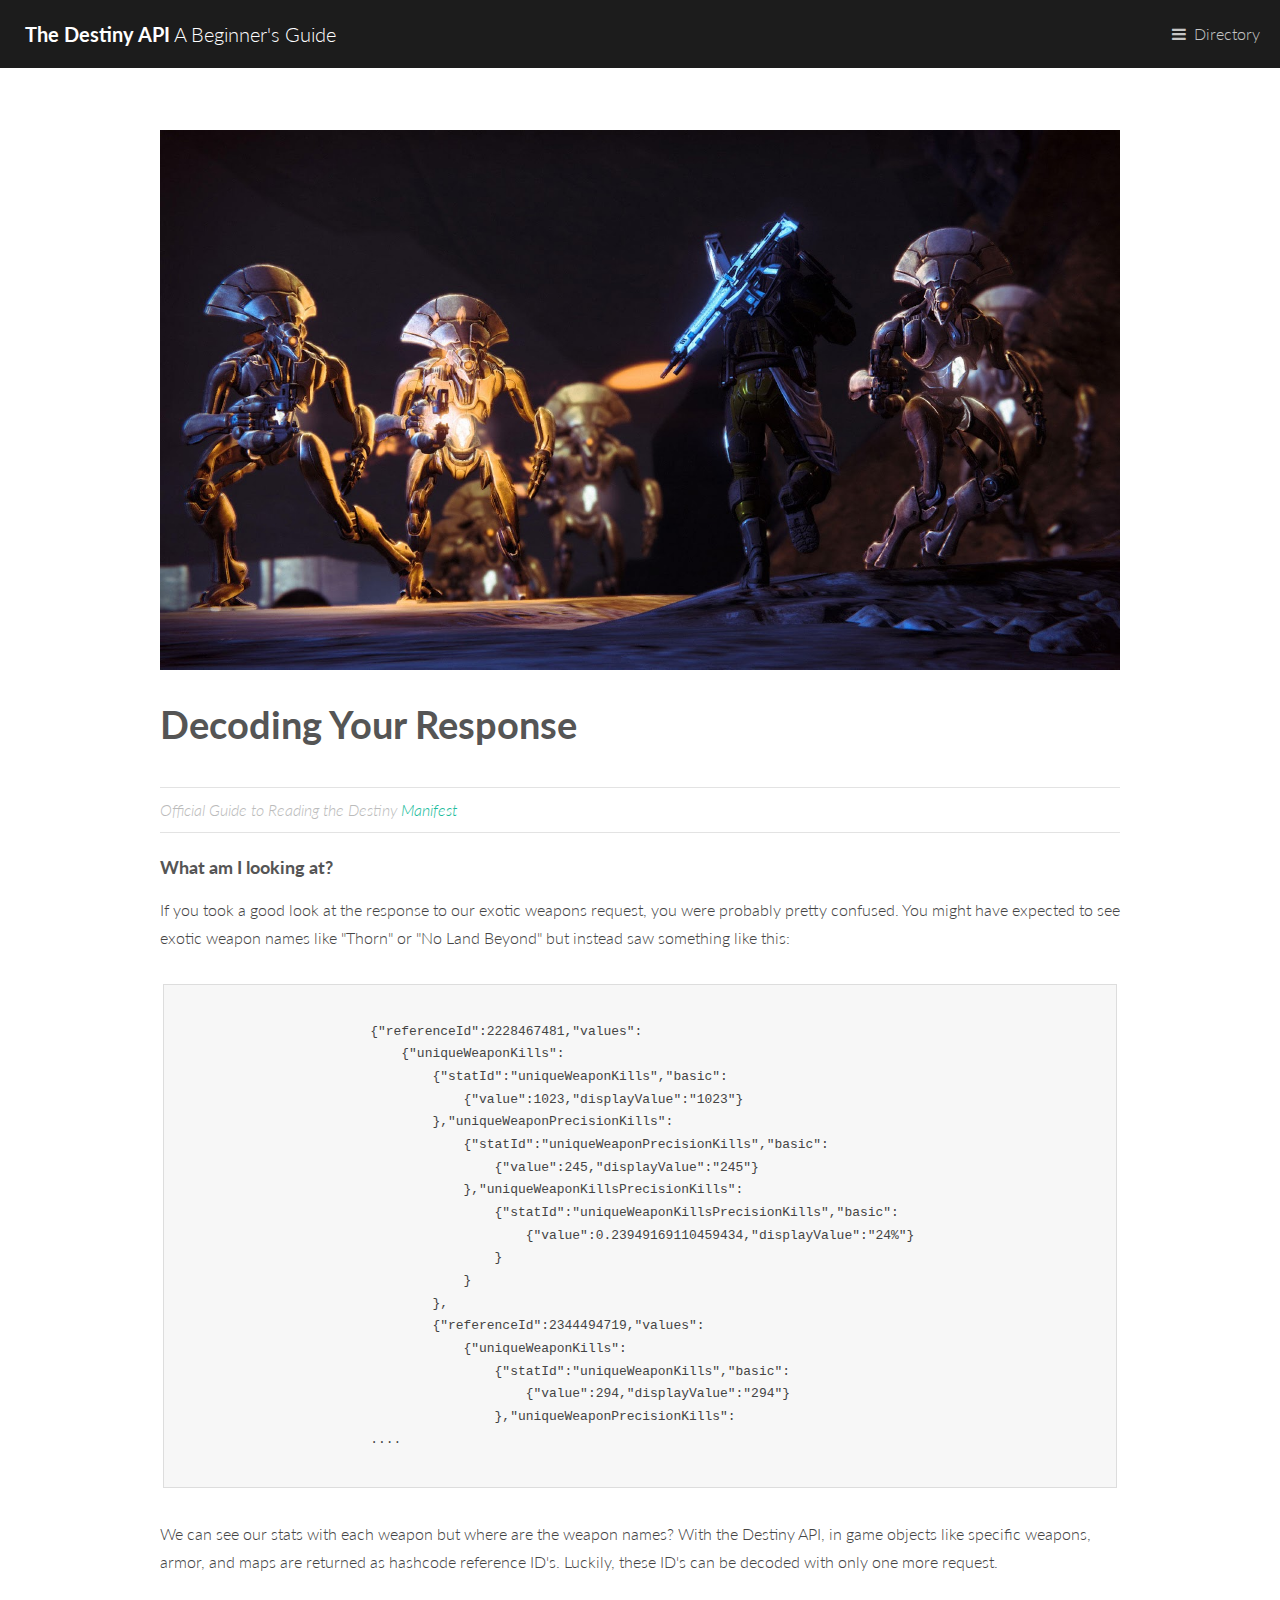
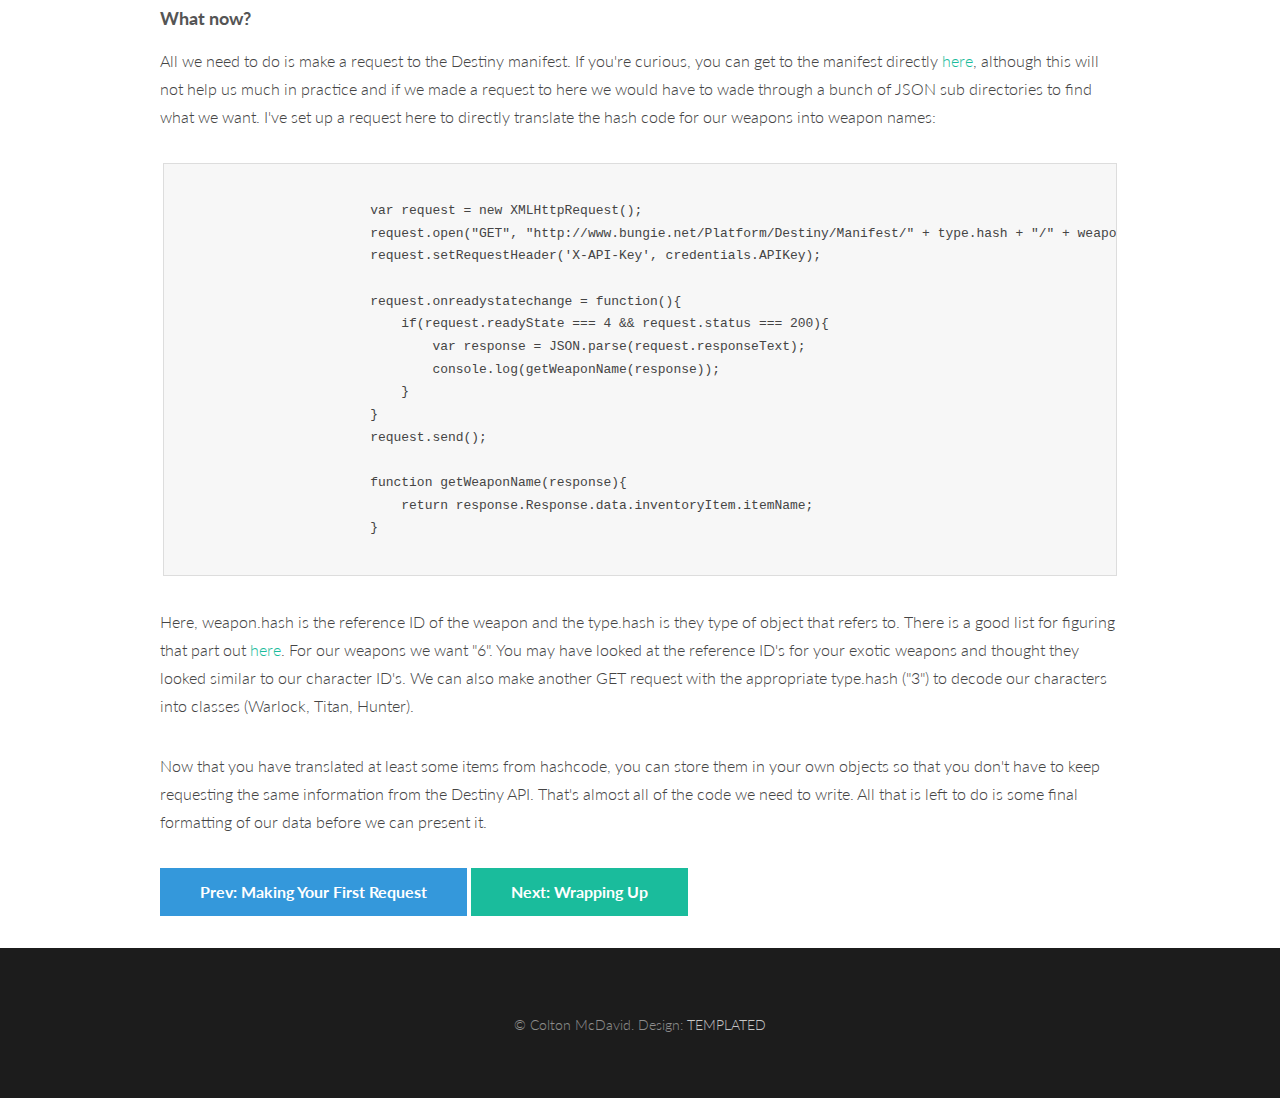
<file: page4.html>
<!DOCTYPE HTML>
<!--
	Binary by TEMPLATED
	templated.co @templatedco
	Released for free under the Creative Commons Attribution 3.0 license (templated.co/license)
-->
<html>
	<head>
		<title>Destiny API Parse Response</title>
		<meta charset="utf-8" />
		<meta name="viewport" content="width=device-width, initial-scale=1" />
		<link rel="stylesheet" href="assets/css/main.css" />
	</head>
	<body>

		<!-- Header -->
			<header id="header">
				<a href="index.html" class="logo"><strong>The Destiny API</strong> A Beginner's Guide</a>
				<nav>
					<a href="#menu">Directory</a>
				</nav>
			</header>

		<!-- Nav -->
			<nav id="menu">
				<ul class="links">
					<li><a href="index.html">Home</a></li>
                    <li><a href="page1.html">What is the Destiny API?</a></li>
					<li><a href="page2.html">Obtaining an API Key</a></li>
					<li><a href="page3.html">Making Your First Request</a></li>
                    <li><a href="page5.html">Wrapping Up</a></li>
                    <li><a href="page6.html">Resources</a></li>
				</ul>
			</nav>

		<!-- Main -->
			<section id="main">
				<div class="inner">
					<div class="image fit">
						<img src="images/destiny_4.jpg" alt="" />
					</div>
					<header>
						<h1>Decoding Your Response</h1>
						<p class="info">Official Guide to Reading the Destiny <a href="https://www.bungie.net/en/Clan/Post/39966/146106624/0/0">Manifest</a></p>
                    </header>
                    <h4>What am I looking at?</h4>
					<p> If you took a good look at the response to our exotic weapons request, you were probably pretty confused. You might have expected to see exotic weapon names like "Thorn" or "No Land Beyond" but instead saw something like this:</p>
                    <pre><code>
                        {"referenceId":2228467481,"values":
                            {"uniqueWeaponKills":
                                {"statId":"uniqueWeaponKills","basic":
                                    {"value":1023,"displayValue":"1023"}
                                },"uniqueWeaponPrecisionKills":
                                    {"statId":"uniqueWeaponPrecisionKills","basic":
                                        {"value":245,"displayValue":"245"}
                                    },"uniqueWeaponKillsPrecisionKills":
                                        {"statId":"uniqueWeaponKillsPrecisionKills","basic":
                                            {"value":0.23949169110459434,"displayValue":"24%"}
                                        }
                                    }
                                },
                                {"referenceId":2344494719,"values":
                                    {"uniqueWeaponKills":
                                        {"statId":"uniqueWeaponKills","basic":
                                            {"value":294,"displayValue":"294"}
                                        },"uniqueWeaponPrecisionKills":
                        ....
                    </code></pre>
                    <p></p>
                    <p>We can see our stats with each weapon but where are the weapon names? With the Destiny API, in game objects like specific weapons, armor, and maps are returned as hashcode reference ID's. Luckily, these ID's  can be decoded with only one more request.</p>
                    
                    <h4>What now?</h4>
                    <p>All we need to do is make a request to the Destiny manifest. If you're curious, you can get to the manifest directly <a href="https://www.bungie.net/platform/Destiny/Manifest/">here</a>, although this will not help us much in practice and if we made a request to here we would have to wade through a bunch of JSON sub directories to find what we want. I've set up a request here to directly translate the hash code for our weapons into weapon names:</p>
                    <pre><code>
                        var request = new XMLHttpRequest();
                        request.open("GET", "http://www.bungie.net/Platform/Destiny/Manifest/" + type.hash + "/" + weapon.hash + "/", true);
                        request.setRequestHeader('X-API-Key', credentials.APIKey);
 
                        request.onreadystatechange = function(){
                            if(request.readyState === 4 && request.status === 200){
                                var response = JSON.parse(request.responseText);
                                console.log(getWeaponName(response));
                            }
                        }
                        request.send();

                        function getWeaponName(response){
                            return response.Response.data.inventoryItem.itemName;
                        }
                    </code></pre>
                    <p></p>
                    <p>Here, weapon.hash is the reference ID of the weapon and the type.hash is they type of object that refers to. There is a good list for figuring that part out <a href="http://bungienetplatform.wikia.com/wiki/DestinyDefinitionType">here</a>. For our weapons we want "6". You may have looked at the reference ID's for your exotic weapons and thought they looked similar to our character ID's. We can also make another GET request with the appropriate type.hash ("3") to decode our characters into classes (Warlock, Titan, Hunter).</p>
                    <p>Now that you have translated at least some items from hashcode, you can store them in your own objects so that you don't have to keep requesting the same information from the Destiny API. That's almost all of the code we need to write. All that is left to do is some final formatting of our data before we can present it.</p>
                    
                    <a href="page3.html" class="button special">Prev: Making Your First Request</a>
                    <a href="page5.html" class="button">Next: Wrapping Up</a>
                </div>
			</section>

		<!-- Footer -->
			<footer id="footer">
				<div class="copyright">
					&copy; Colton McDavid. Design: <a href="https://templated.co">TEMPLATED</a>
				</div>
			</footer>

		<!-- Scripts -->
			<script src="assets/js/jquery.min.js"></script>
			<script src="assets/js/jquery.scrolly.min.js"></script>
			<script src="assets/js/skel.min.js"></script>
			<script src="assets/js/util.js"></script>
			<script src="assets/js/main.js"></script>

	</body>
</html>
</file>
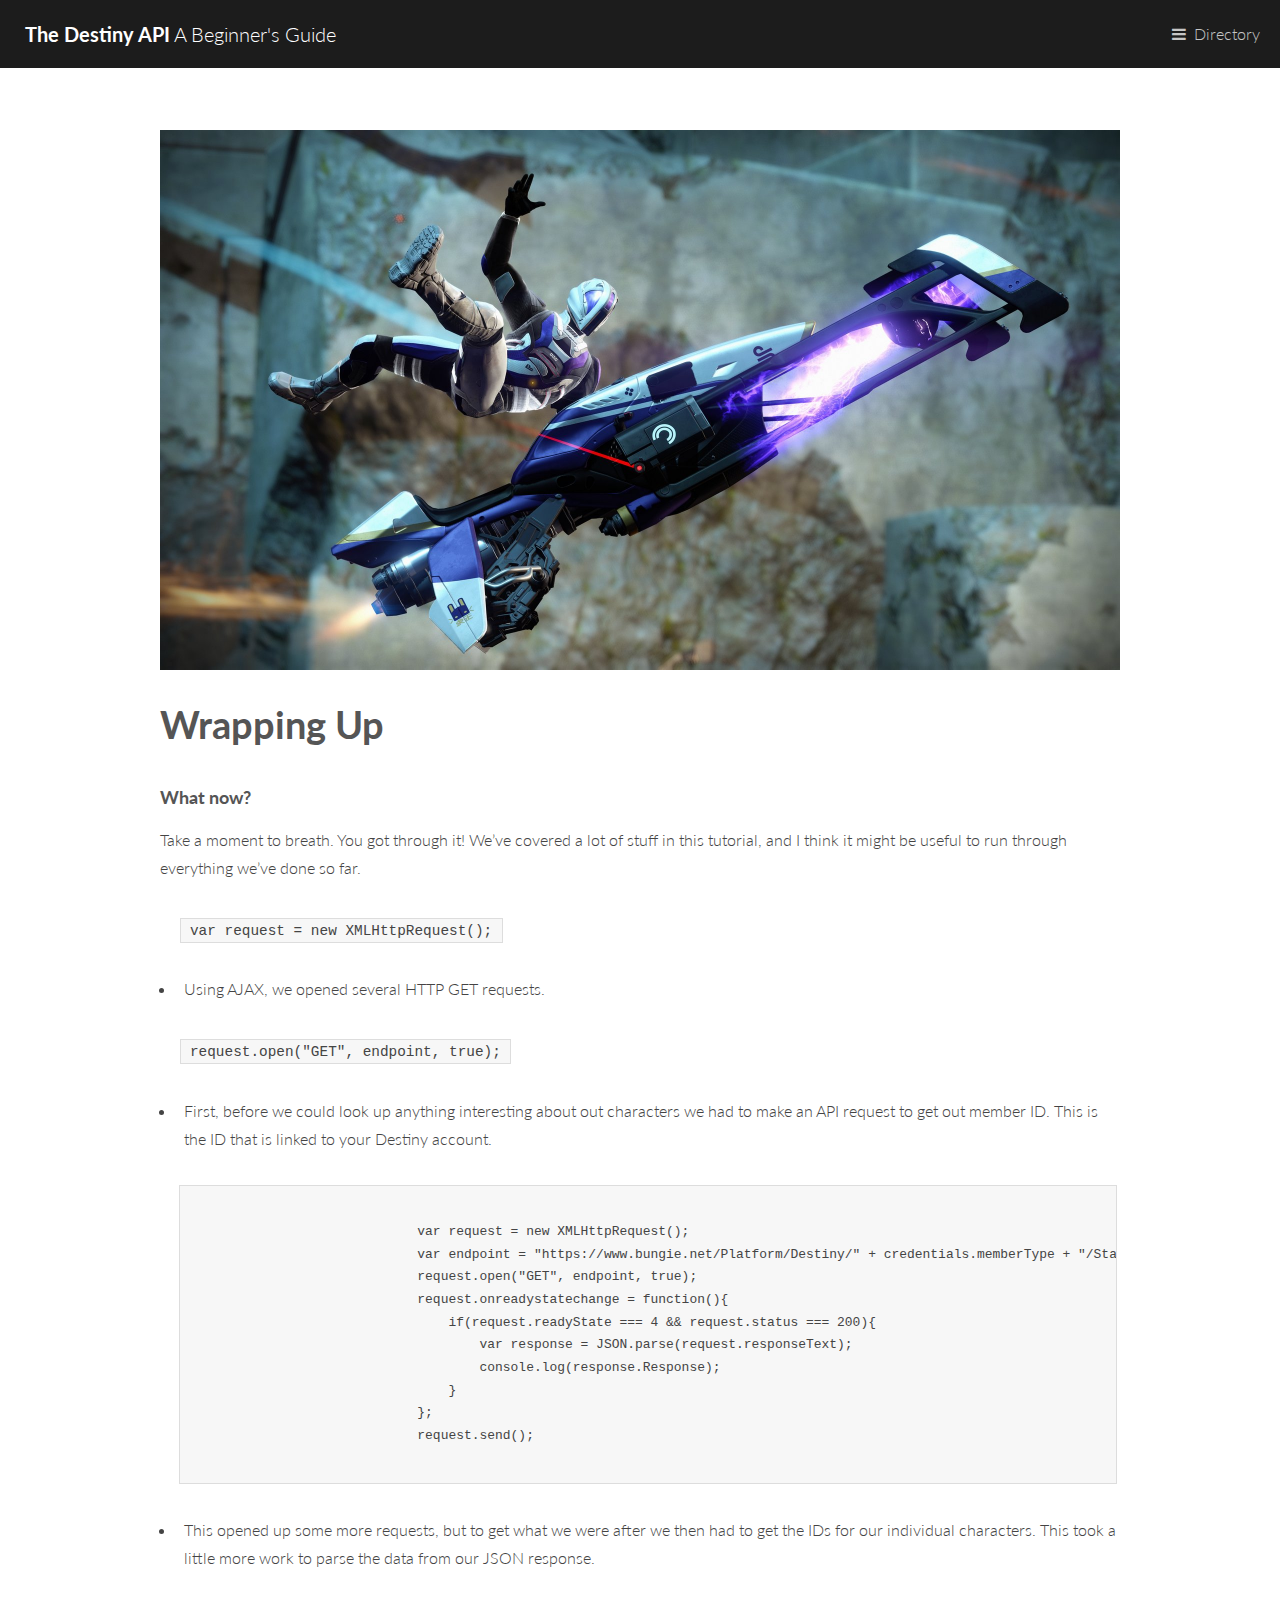
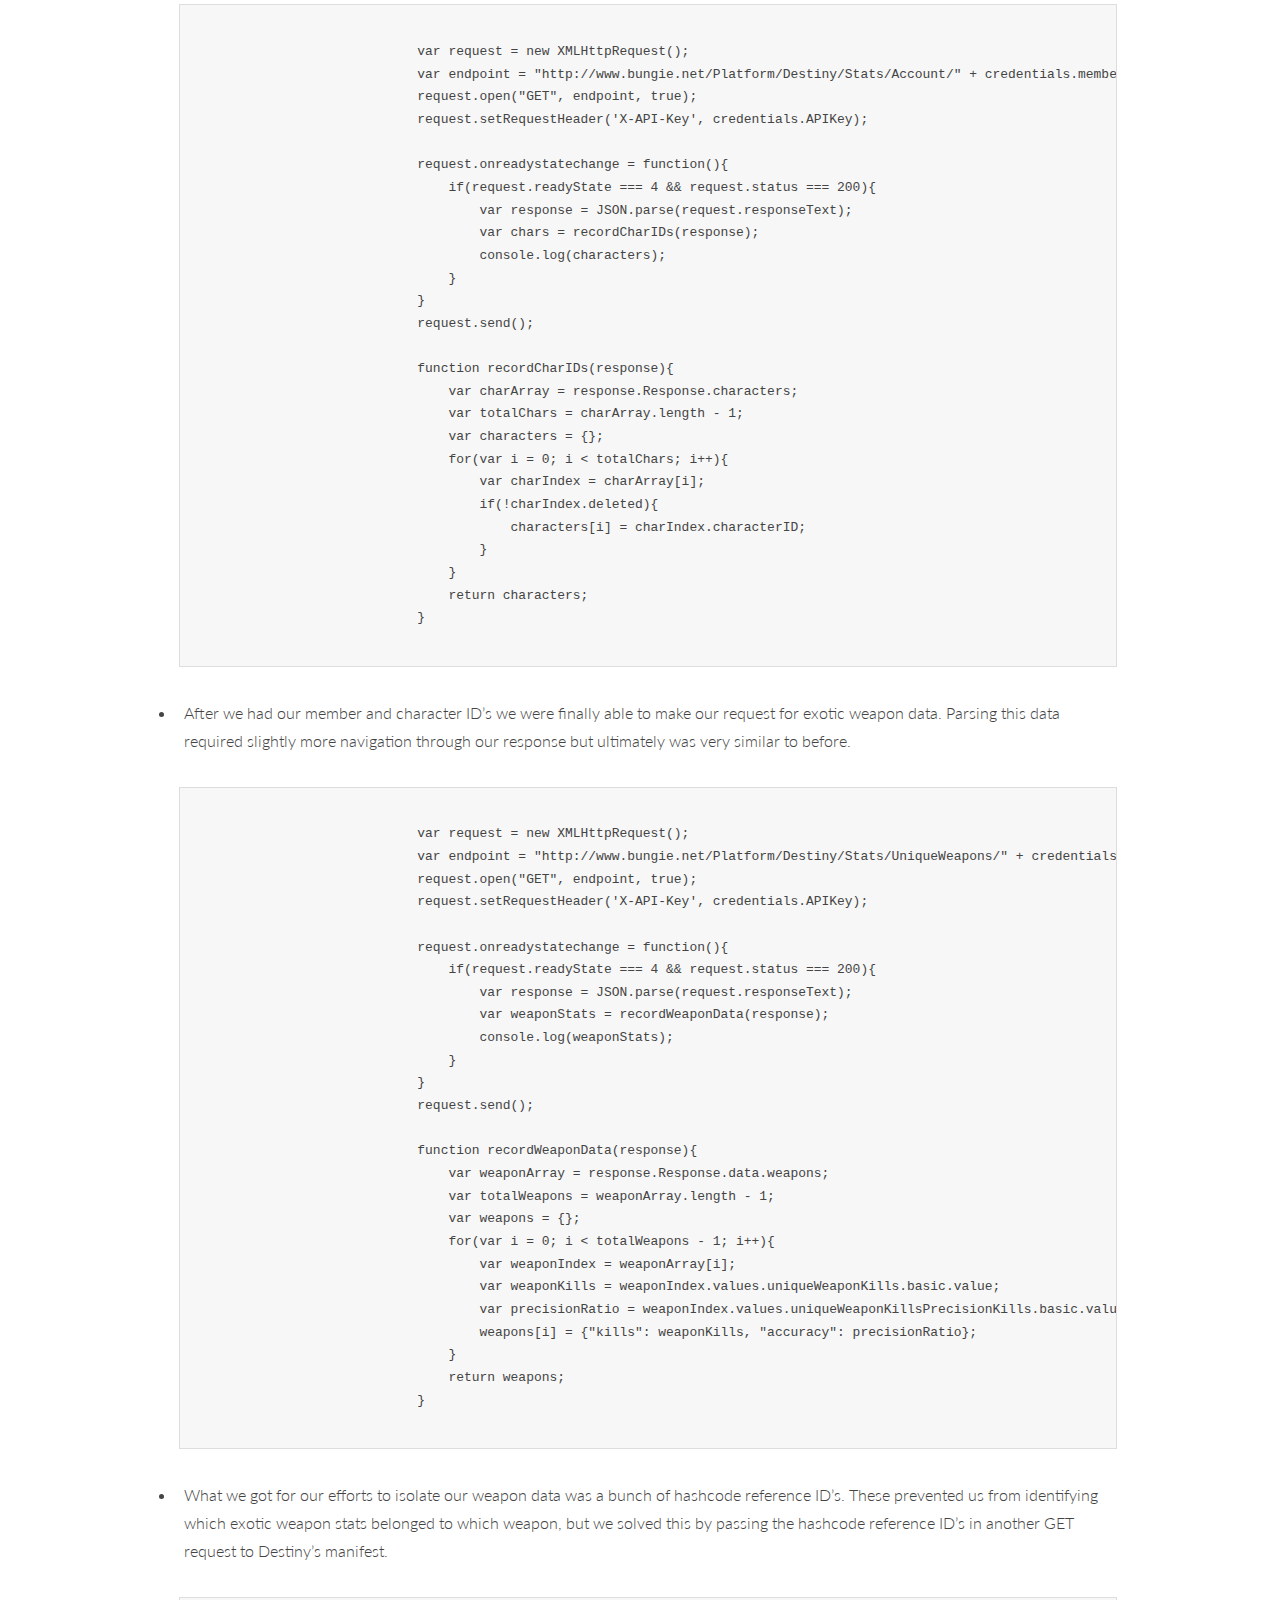
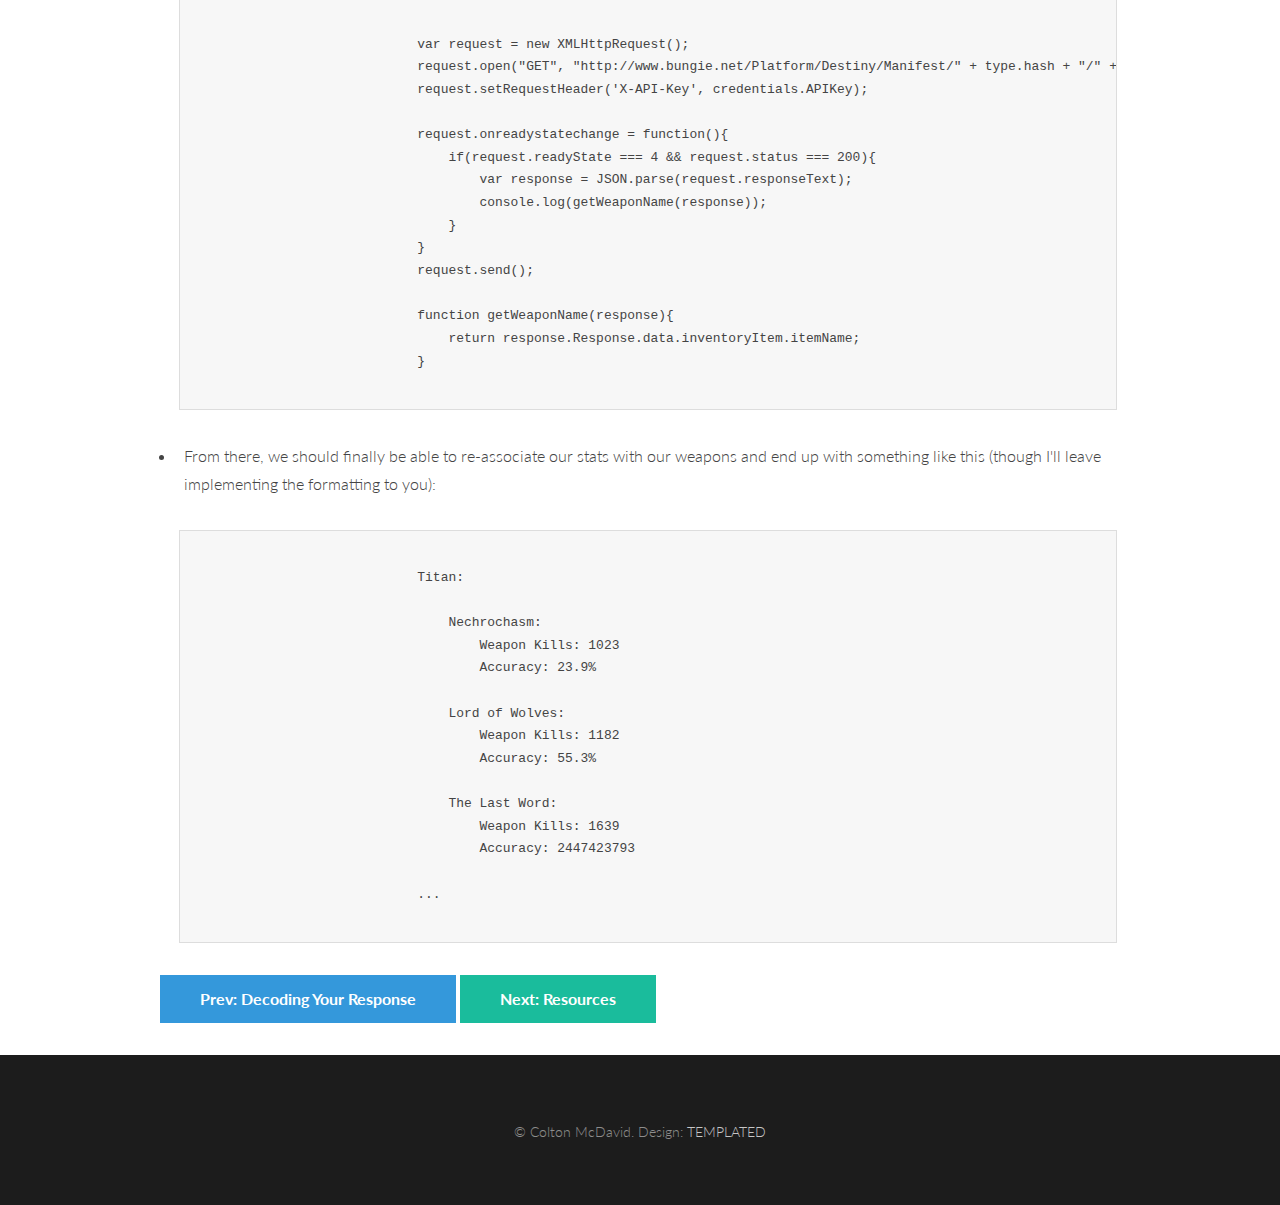
<file: page5.html>
<!DOCTYPE HTML>
<!--
	Binary by TEMPLATED
	templated.co @templatedco
	Released for free under the Creative Commons Attribution 3.0 license (templated.co/license)
-->
<html>
	<head>
		<title>Destiny API Wrapping Up</title>
		<meta charset="utf-8" />
		<meta name="viewport" content="width=device-width, initial-scale=1" />
		<link rel="stylesheet" href="assets/css/main.css" />
	</head>
	<body>

		<!-- Header -->
			<header id="header">
				<a href="index.html" class="logo"><strong>The Destiny API</strong> A Beginner's Guide</a>
				<nav>
					<a href="#menu">Directory</a>
				</nav>
			</header>

		<!-- Nav -->
			<nav id="menu">
				<ul class="links">
					<li><a href="index.html">Home</a></li>
                    <li><a href="page1.html">What is the Destiny API?</a></li>
					<li><a href="page2.html">Obtaining an API Key</a></li>
					<li><a href="page3.html">Making Your First Request</a></li>
                    <li><a href="page4.html">Decoding Your Response</a></li>
                    <li><a href="page6.html">Resources</a></li>
				</ul>
			</nav>

		<!-- Main -->
			<section id="main">
				<div class="inner">
					<div class="image fit">
						<img src="images/destiny_5.jpg" alt="" />
					</div>
					<header>
						<h1>Wrapping Up</h1>
                    </header>
                    <h4>What now?</h4>
					<p>Take a moment to breath. You got through it! We’ve covered a lot of stuff in this tutorial, and I think it might be useful to run through everything we’ve done so far.</p>
                    <ul>
                        <code>var request = new XMLHttpRequest();</code>
                        <p></p>
                        <li>Using AJAX, we opened several HTTP GET requests.</li>
                        <p></p>
                        <code>request.open("GET", endpoint, true);</code>
                        <p></p>
                        <li>First, before we could look up anything interesting about out characters we had to make an API request to get out member ID. This is the ID that is linked to your Destiny account. </li>
                        <p></p>
                        <pre><code>
                            var request = new XMLHttpRequest();
                            var endpoint = "https://www.bungie.net/Platform/Destiny/" + credentials.memberType + "/Stats/GetMembershipIdByDisplayName/" + credentials.username + "/";
                            request.open("GET", endpoint, true);
                            request.onreadystatechange = function(){
                                if(request.readyState === 4 && request.status === 200){
                                    var response = JSON.parse(request.responseText);
                                    console.log(response.Response);
                                }
                            };
                            request.send();
                        </code></pre>
                        <p></p>
                        <li>This opened up some more requests, but to get what we were after we then had to get the IDs for our individual characters. This took a little more work to parse the data from our JSON response.</li>
                        <p></p>
                        <pre><code>
                            var request = new XMLHttpRequest();
                            var endpoint = "http://www.bungie.net/Platform/Destiny/Stats/Account/" + credentials.memberType + "/" + credentials.memberID + "/";
                            request.open("GET", endpoint, true);
                            request.setRequestHeader('X-API-Key', credentials.APIKey);
 
                            request.onreadystatechange = function(){
                                if(request.readyState === 4 && request.status === 200){
                                    var response = JSON.parse(request.responseText);
                                    var chars = recordCharIDs(response);
                                    console.log(characters);
                                }
                            }
                            request.send();

                            function recordCharIDs(response){
                                var charArray = response.Response.characters;
                                var totalChars = charArray.length - 1;
                                var characters = {};
                                for(var i = 0; i < totalChars; i++){
                                    var charIndex = charArray[i];
                                    if(!charIndex.deleted){
                                        characters[i] = charIndex.characterID;
                                    }
                                }
                                return characters;
                            }
                        </code></pre>
                        <p></p>
                        <li>After we had our member and character ID’s we were finally able to make our request for exotic weapon data. Parsing this data required slightly more navigation through our response but ultimately was very similar to before.</li>
                        <p></p>
                        <pre><code>
                            var request = new XMLHttpRequest();
                            var endpoint = "http://www.bungie.net/Platform/Destiny/Stats/UniqueWeapons/" + credentials.memberType + "/" + credentials.memberID + "/" + characters.char1 + "/";
                            request.open("GET", endpoint, true);
                            request.setRequestHeader('X-API-Key', credentials.APIKey);
 
                            request.onreadystatechange = function(){
                                if(request.readyState === 4 && request.status === 200){
                                    var response = JSON.parse(request.responseText);
                                    var weaponStats = recordWeaponData(response);
                                    console.log(weaponStats);
                                }
                            }
                            request.send();

                            function recordWeaponData(response){
                                var weaponArray = response.Response.data.weapons;
                                var totalWeapons = weaponArray.length - 1;
                                var weapons = {};
                                for(var i = 0; i < totalWeapons - 1; i++){
                                    var weaponIndex = weaponArray[i];
                                    var weaponKills = weaponIndex.values.uniqueWeaponKills.basic.value;
                                    var precisionRatio = weaponIndex.values.uniqueWeaponKillsPrecisionKills.basic.value;
                                    weapons[i] = {"kills": weaponKills, "accuracy": precisionRatio};
                                }
                                return weapons; 
                            }
                        </code></pre>
                        <p></p>
                        <li>What we got for our efforts to isolate our weapon data was a bunch of hashcode reference ID’s. These prevented us from identifying which exotic weapon stats belonged to which weapon, but we solved this by passing the hashcode reference ID’s in another GET request to Destiny’s manifest.</li>
                        <p></p>
                        <pre><code>
                            var request = new XMLHttpRequest();
                            request.open("GET", "http://www.bungie.net/Platform/Destiny/Manifest/" + type.hash + "/" + weapon.hash + "/", true);
                            request.setRequestHeader('X-API-Key', credentials.APIKey);
 
                            request.onreadystatechange = function(){
                                if(request.readyState === 4 && request.status === 200){
                                    var response = JSON.parse(request.responseText);
                                    console.log(getWeaponName(response));
                                }
                            }
                            request.send();

                            function getWeaponName(response){
                                return response.Response.data.inventoryItem.itemName;
                            }
                        </code></pre>
                        <p></p>
                        <li>From there, we should finally be able to re-associate our stats with our weapons and end up with something like this (though I'll leave implementing the formatting to you):</li>
                        <p></p>
                        <pre><code>
                            Titan:
                            
                                Nechrochasm: 
                                    Weapon Kills: 1023
                                    Accuracy: 23.9%
                                
                                Lord of Wolves:
                                    Weapon Kills: 1182
                                    Accuracy: 55.3%
                                    
                                The Last Word:
                                    Weapon Kills: 1639
                                    Accuracy: 2447423793
                                    
                            ...
                        </code></pre>
                        <p></p>
                    </ul>
                          
                    <a href="page4.html" class="button special">Prev: Decoding Your Response</a>
                    <a href="page6.html" class="button">Next: Resources</a>
                </div>
			</section>

		<!-- Footer -->
			<footer id="footer">
				<div class="copyright">
					&copy; Colton McDavid. Design: <a href="https://templated.co">TEMPLATED</a>
				</div>
			</footer>

		<!-- Scripts -->
			<script src="assets/js/jquery.min.js"></script>
			<script src="assets/js/jquery.scrolly.min.js"></script>
			<script src="assets/js/skel.min.js"></script>
			<script src="assets/js/util.js"></script>
			<script src="assets/js/main.js"></script>

	</body>
</html>
</file>
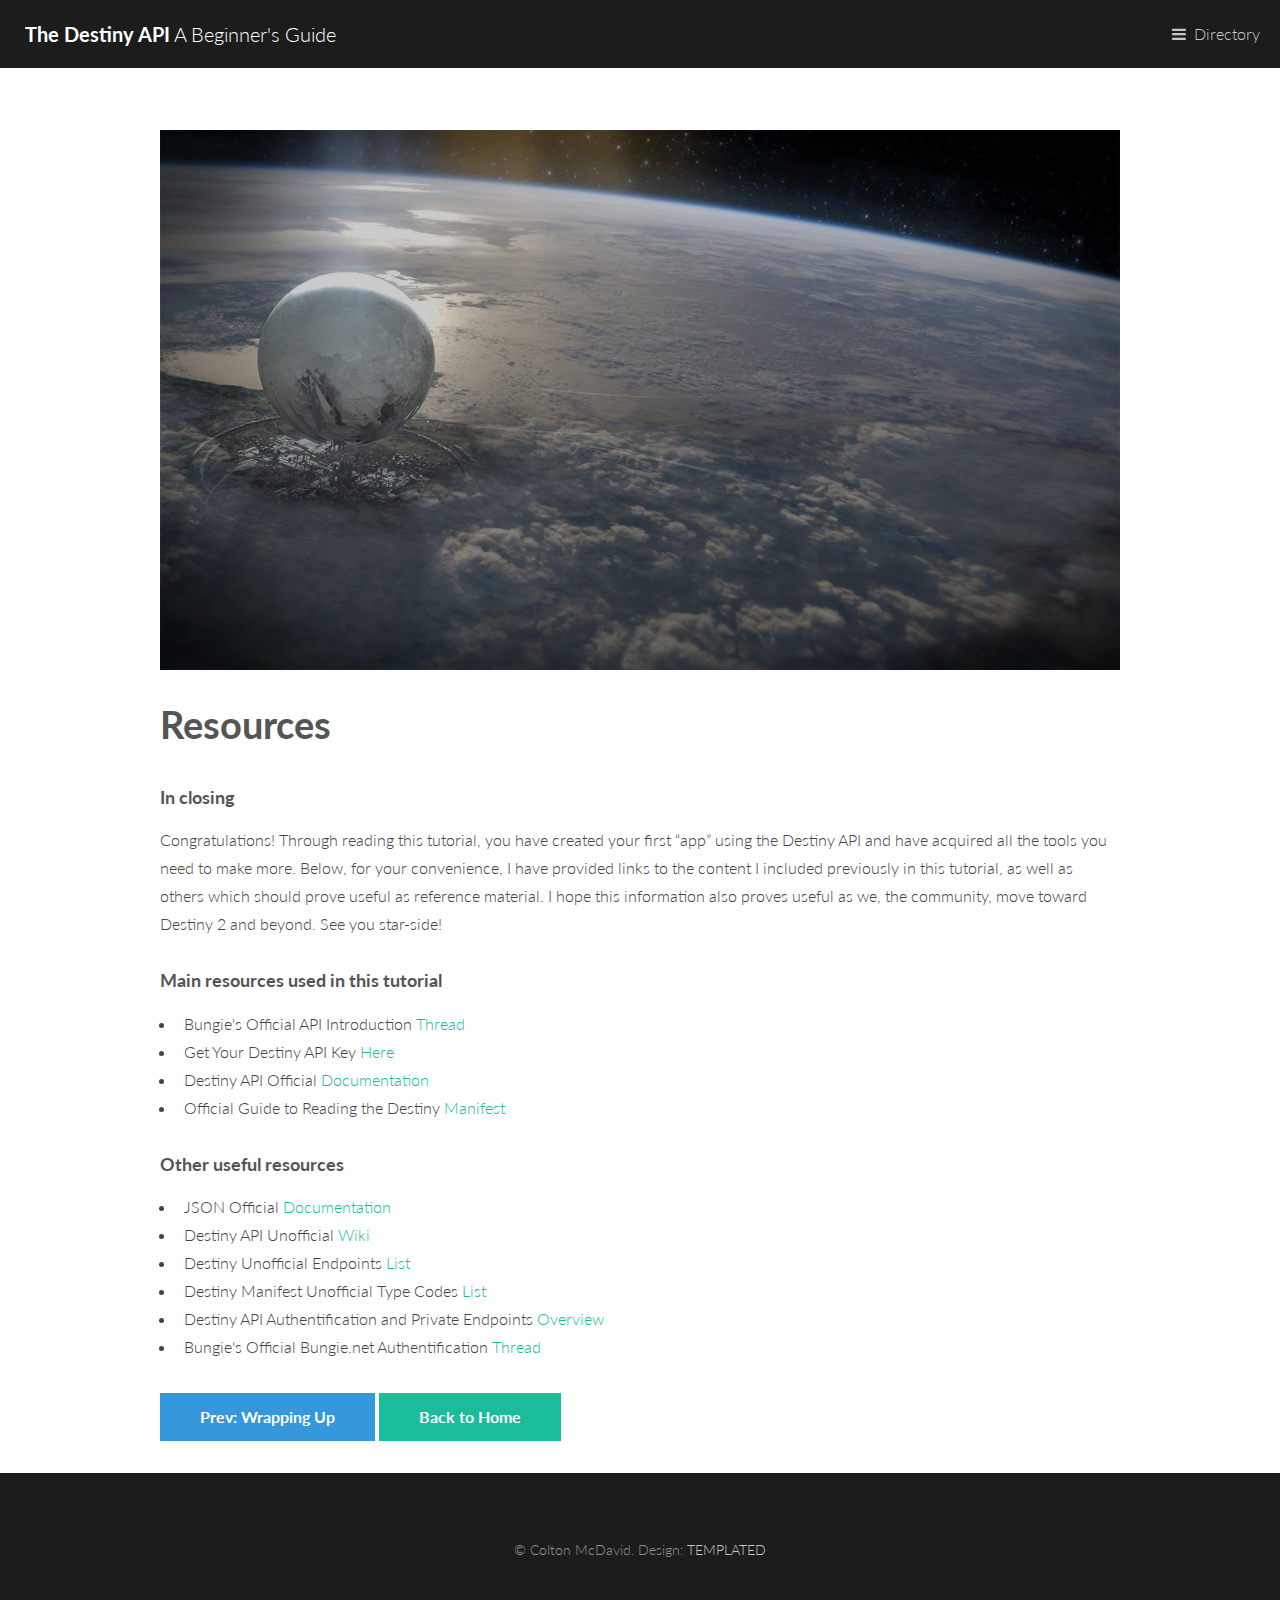
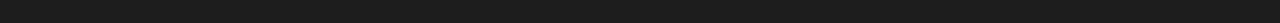
<file: page6.html>
<!DOCTYPE HTML>
<!--
	Binary by TEMPLATED
	templated.co @templatedco
	Released for free under the Creative Commons Attribution 3.0 license (templated.co/license)
-->
<html>
	<head>
		<title>Destiny API Resources</title>
		<meta charset="utf-8" />
		<meta name="viewport" content="width=device-width, initial-scale=1" />
		<link rel="stylesheet" href="assets/css/main.css" />
	</head>
	<body>

		<!-- Header -->
			<header id="header">
				<a href="index.html" class="logo"><strong>The Destiny API</strong> A Beginner's Guide</a>
				<nav>
					<a href="#menu">Directory</a>
				</nav>
			</header>

		<!-- Nav -->
			<nav id="menu">
				<ul class="links">
					<li><a href="index.html">Home</a></li>
                    <li><a href="page1.html">What is the Destiny API?</a></li>
					<li><a href="page2.html">Obtaining an API Key</a></li>
					<li><a href="page3.html">Making Your First Request</a></li>
                    <li><a href="page4.html">Decoding Your Response</a></li>
                    <li><a href="page5.html">Wrapping Up</a></li>
				</ul>
			</nav>

		<!-- Main -->
			<section id="main">
				<div class="inner">
					<div class="image fit">
						<img src="images/destiny_6.jpg" alt="" />
					</div>
					<header>
						<h1>Resources</h1>
					</header>
                    <h4>In closing</h4>
					<p>Congratulations! Through reading this tutorial, you have created your first “app” using the Destiny API and have acquired all the tools you need to make more. Below, for your convenience, I have provided links to the content I included previously in this tutorial, as well as others which should prove useful as reference material. I hope this information also proves useful as we, the community, move toward Destiny 2 and beyond. See you star-side!</p>
                    
                    <h4>Main resources used in this tutorial</h4>
                    <ul>
                        <li>Bungie's Official API Introduction <a href="https://www.bungie.net/en/Clan/Post/39966/98520350/0/0/1">Thread</a></li>
                        <li>Get Your Destiny API Key <a href="https://www.bungie.net/en/Companion?bru=%252fen%252fApplication">Here</a></li>
                        <li>Destiny API Official <a href="https://www.bungie.net/platform/destiny/help/">Documentation</a></li>
                        <li>Official Guide to Reading the Destiny <a href="https://www.bungie.net/en/Clan/Post/39966/146106624/0/0">Manifest</a></li>
                    </ul>
                 
                    <h4>Other useful resources</h4>
                    <ul>
                        <li>JSON Official <a href="http://www.json.org/">Documentation</a></li>
                        <li>Destiny API Unofficial <a href = "http://bungienetplatform.wikia.com/wiki/Bungienetplatform_Wikia">Wiki</a></li>
                        <li>Destiny Unofficial Endpoints <a href="http://bungienetplatform.wikia.com/wiki/Endpoints">List</a></li>
                        <li>Destiny Manifest Unofficial Type Codes <a href="http://bungienetplatform.wikia.com/wiki/DestinyDefinitionType">List</a></li>
                        <li>Destiny API Authentification and Private Endpoints <a href="http://bungienetplatform.wikia.com/wiki/Authentication">Overview</a></li>
                        <li>Bungie's Official Bungie.net Authentification <a href="https://www.bungie.net/en/Help/Article/45481">Thread</a></li>
                   </ul>
                    
                    <a href="page5.html" class="button special">Prev: Wrapping Up</a>
                    <a href="index.html" class="button">Back to Home</a>
                </div>
			</section>

		<!-- Footer -->
			<footer id="footer">
				<div class="copyright">
					&copy; Colton McDavid. Design: <a href="https://templated.co">TEMPLATED</a>
				</div>
			</footer>

		<!-- Scripts -->
			<script src="assets/js/jquery.min.js"></script>
			<script src="assets/js/jquery.scrolly.min.js"></script>
			<script src="assets/js/skel.min.js"></script>
			<script src="assets/js/util.js"></script>
			<script src="assets/js/main.js"></script>

	</body>
</html>
</file>
<file: assets/css/main.css>
@charset "UTF-8";
@import url(font-awesome.min.css);
@import url("https://fonts.googleapis.com/css?family=Lato:300,700,300italic,700italic");

/*
	Binary by TEMPLATED
	templated.co @templatedco
	Released for free under the Creative Commons Attribution 3.0 license (templated.co/license)
*/

/* Reset */

	html, body, div, span, applet, object, iframe, h1, h2, h3, h4, h5, h6, p, blockquote, pre, a, abbr, acronym, address, big, cite, code, del, dfn, em, img, ins, kbd, q, s, samp, small, strike, strong, sub, sup, tt, var, b, u, i, center, dl, dt, dd, ol, ul, li, fieldset, form, label, legend, table, caption, tbody, tfoot, thead, tr, th, td, article, aside, canvas, details, embed, figure, figcaption, footer, header, hgroup, menu, nav, output, ruby, section, summary, time, mark, audio, video {
		margin: 0;
		padding: 0;
		border: 0;
		font-size: 100%;
		font: inherit;
		vertical-align: baseline;
	}

	article, aside, details, figcaption, figure, footer, header, hgroup, menu, nav, section {
		display: block;
	}

	body {
		line-height: 1;
	}

	ol, ul {
		list-style: none;
	}

	blockquote, q {
		quotes: none;
	}

	blockquote:before, blockquote:after, q:before, q:after {
		content: '';
		content: none;
	}

	table {
		border-collapse: collapse;
		border-spacing: 0;
	}

	body {
		-webkit-text-size-adjust: none;
	}

/* Box Model */

	*, *:before, *:after {
		-moz-box-sizing: border-box;
		-webkit-box-sizing: border-box;
		box-sizing: border-box;
	}

/* Containers */

	.container {
		margin-left: auto;
		margin-right: auto;
	}

	.container.\31 25\25 {
		width: 100%;
		max-width: 100em;
		min-width: 80em;
	}

	.container.\37 5\25 {
		width: 60em;
	}

	.container.\35 0\25 {
		width: 40em;
	}

	.container.\32 5\25 {
		width: 20em;
	}

	.container {
		width: 80em;
	}

	@media screen and (max-width: 1680px) {

		.container.\31 25\25 {
			width: 100%;
			max-width: 100em;
			min-width: 80em;
		}

		.container.\37 5\25 {
			width: 60em;
		}

		.container.\35 0\25 {
			width: 40em;
		}

		.container.\32 5\25 {
			width: 20em;
		}

		.container {
			width: 80em;
		}

	}

	@media screen and (max-width: 1280px) {

		.container.\31 25\25 {
			width: 100%;
			max-width: 81.25em;
			min-width: 65em;
		}

		.container.\37 5\25 {
			width: 48.75em;
		}

		.container.\35 0\25 {
			width: 32.5em;
		}

		.container.\32 5\25 {
			width: 16.25em;
		}

		.container {
			width: 65em;
		}

	}

	@media screen and (max-width: 980px) {

		.container.\31 25\25 {
			width: 100%;
			max-width: 112.5%;
			min-width: 90%;
		}

		.container.\37 5\25 {
			width: 67.5%;
		}

		.container.\35 0\25 {
			width: 45%;
		}

		.container.\32 5\25 {
			width: 22.5%;
		}

		.container {
			width: 90%;
		}

	}

	@media screen and (max-width: 736px) {

		.container.\31 25\25 {
			width: 100%;
			max-width: 112.5%;
			min-width: 90%;
		}

		.container.\37 5\25 {
			width: 67.5%;
		}

		.container.\35 0\25 {
			width: 45%;
		}

		.container.\32 5\25 {
			width: 22.5%;
		}

		.container {
			width: 90% !important;
		}

	}

	@media screen and (max-width: 480px) {

		.container.\31 25\25 {
			width: 100%;
			max-width: 112.5%;
			min-width: 90%;
		}

		.container.\37 5\25 {
			width: 67.5%;
		}

		.container.\35 0\25 {
			width: 45%;
		}

		.container.\32 5\25 {
			width: 22.5%;
		}

		.container {
			width: 90% !important;
		}

	}

/* Grid */

	.row {
		border-bottom: solid 1px transparent;
		-moz-box-sizing: border-box;
		-webkit-box-sizing: border-box;
		box-sizing: border-box;
	}

	.row > * {
		float: left;
		-moz-box-sizing: border-box;
		-webkit-box-sizing: border-box;
		box-sizing: border-box;
	}

	.row:after, .row:before {
		content: '';
		display: block;
		clear: both;
		height: 0;
	}

	.row.uniform > * > :first-child {
		margin-top: 0;
	}

	.row.uniform > * > :last-child {
		margin-bottom: 0;
	}

	.row.\30 \25 > * {
		padding: 0 0 0 0em;
	}

	.row.\30 \25 {
		margin: 0 0 -1px 0em;
	}

	.row.uniform.\30 \25 > * {
		padding: 0em 0 0 0em;
	}

	.row.uniform.\30 \25 {
		margin: 0em 0 -1px 0em;
	}

	.row > * {
		padding: 0 0 0 2em;
	}

	.row {
		margin: 0 0 -1px -2em;
	}

	.row.uniform > * {
		padding: 2em 0 0 2em;
	}

	.row.uniform {
		margin: -2em 0 -1px -2em;
	}

	.row.\32 00\25 > * {
		padding: 0 0 0 4em;
	}

	.row.\32 00\25 {
		margin: 0 0 -1px -4em;
	}

	.row.uniform.\32 00\25 > * {
		padding: 4em 0 0 4em;
	}

	.row.uniform.\32 00\25 {
		margin: -4em 0 -1px -4em;
	}

	.row.\31 50\25 > * {
		padding: 0 0 0 3em;
	}

	.row.\31 50\25 {
		margin: 0 0 -1px -3em;
	}

	.row.uniform.\31 50\25 > * {
		padding: 3em 0 0 3em;
	}

	.row.uniform.\31 50\25 {
		margin: -3em 0 -1px -3em;
	}

	.row.\35 0\25 > * {
		padding: 0 0 0 1em;
	}

	.row.\35 0\25 {
		margin: 0 0 -1px -1em;
	}

	.row.uniform.\35 0\25 > * {
		padding: 1em 0 0 1em;
	}

	.row.uniform.\35 0\25 {
		margin: -1em 0 -1px -1em;
	}

	.row.\32 5\25 > * {
		padding: 0 0 0 0.5em;
	}

	.row.\32 5\25 {
		margin: 0 0 -1px -0.5em;
	}

	.row.uniform.\32 5\25 > * {
		padding: 0.5em 0 0 0.5em;
	}

	.row.uniform.\32 5\25 {
		margin: -0.5em 0 -1px -0.5em;
	}

	.\31 2u, .\31 2u\24 {
		width: 100%;
		clear: none;
		margin-left: 0;
	}

	.\31 1u, .\31 1u\24 {
		width: 91.6666666667%;
		clear: none;
		margin-left: 0;
	}

	.\31 0u, .\31 0u\24 {
		width: 83.3333333333%;
		clear: none;
		margin-left: 0;
	}

	.\39 u, .\39 u\24 {
		width: 75%;
		clear: none;
		margin-left: 0;
	}

	.\38 u, .\38 u\24 {
		width: 66.6666666667%;
		clear: none;
		margin-left: 0;
	}

	.\37 u, .\37 u\24 {
		width: 58.3333333333%;
		clear: none;
		margin-left: 0;
	}

	.\36 u, .\36 u\24 {
		width: 50%;
		clear: none;
		margin-left: 0;
	}

	.\35 u, .\35 u\24 {
		width: 41.6666666667%;
		clear: none;
		margin-left: 0;
	}

	.\34 u, .\34 u\24 {
		width: 33.3333333333%;
		clear: none;
		margin-left: 0;
	}

	.\33 u, .\33 u\24 {
		width: 25%;
		clear: none;
		margin-left: 0;
	}

	.\32 u, .\32 u\24 {
		width: 16.6666666667%;
		clear: none;
		margin-left: 0;
	}

	.\31 u, .\31 u\24 {
		width: 8.3333333333%;
		clear: none;
		margin-left: 0;
	}

	.\31 2u\24 + *,
	.\31 1u\24 + *,
	.\31 0u\24 + *,
	.\39 u\24 + *,
	.\38 u\24 + *,
	.\37 u\24 + *,
	.\36 u\24 + *,
	.\35 u\24 + *,
	.\34 u\24 + *,
	.\33 u\24 + *,
	.\32 u\24 + *,
	.\31 u\24 + * {
		clear: left;
	}

	.\-11u {
		margin-left: 91.66667%;
	}

	.\-10u {
		margin-left: 83.33333%;
	}

	.\-9u {
		margin-left: 75%;
	}

	.\-8u {
		margin-left: 66.66667%;
	}

	.\-7u {
		margin-left: 58.33333%;
	}

	.\-6u {
		margin-left: 50%;
	}

	.\-5u {
		margin-left: 41.66667%;
	}

	.\-4u {
		margin-left: 33.33333%;
	}

	.\-3u {
		margin-left: 25%;
	}

	.\-2u {
		margin-left: 16.66667%;
	}

	.\-1u {
		margin-left: 8.33333%;
	}

	@media screen and (max-width: 1680px) {

		.row > * {
			padding: 0 0 0 2em;
		}

		.row {
			margin: 0 0 -1px -2em;
		}

		.row.uniform > * {
			padding: 2em 0 0 2em;
		}

		.row.uniform {
			margin: -2em 0 -1px -2em;
		}

		.row.\32 00\25 > * {
			padding: 0 0 0 4em;
		}

		.row.\32 00\25 {
			margin: 0 0 -1px -4em;
		}

		.row.uniform.\32 00\25 > * {
			padding: 4em 0 0 4em;
		}

		.row.uniform.\32 00\25 {
			margin: -4em 0 -1px -4em;
		}

		.row.\31 50\25 > * {
			padding: 0 0 0 3em;
		}

		.row.\31 50\25 {
			margin: 0 0 -1px -3em;
		}

		.row.uniform.\31 50\25 > * {
			padding: 3em 0 0 3em;
		}

		.row.uniform.\31 50\25 {
			margin: -3em 0 -1px -3em;
		}

		.row.\35 0\25 > * {
			padding: 0 0 0 1em;
		}

		.row.\35 0\25 {
			margin: 0 0 -1px -1em;
		}

		.row.uniform.\35 0\25 > * {
			padding: 1em 0 0 1em;
		}

		.row.uniform.\35 0\25 {
			margin: -1em 0 -1px -1em;
		}

		.row.\32 5\25 > * {
			padding: 0 0 0 0.5em;
		}

		.row.\32 5\25 {
			margin: 0 0 -1px -0.5em;
		}

		.row.uniform.\32 5\25 > * {
			padding: 0.5em 0 0 0.5em;
		}

		.row.uniform.\32 5\25 {
			margin: -0.5em 0 -1px -0.5em;
		}

		.\31 2u\28xlarge\29, .\31 2u\24\28xlarge\29 {
			width: 100%;
			clear: none;
			margin-left: 0;
		}

		.\31 1u\28xlarge\29, .\31 1u\24\28xlarge\29 {
			width: 91.6666666667%;
			clear: none;
			margin-left: 0;
		}

		.\31 0u\28xlarge\29, .\31 0u\24\28xlarge\29 {
			width: 83.3333333333%;
			clear: none;
			margin-left: 0;
		}

		.\39 u\28xlarge\29, .\39 u\24\28xlarge\29 {
			width: 75%;
			clear: none;
			margin-left: 0;
		}

		.\38 u\28xlarge\29, .\38 u\24\28xlarge\29 {
			width: 66.6666666667%;
			clear: none;
			margin-left: 0;
		}

		.\37 u\28xlarge\29, .\37 u\24\28xlarge\29 {
			width: 58.3333333333%;
			clear: none;
			margin-left: 0;
		}

		.\36 u\28xlarge\29, .\36 u\24\28xlarge\29 {
			width: 50%;
			clear: none;
			margin-left: 0;
		}

		.\35 u\28xlarge\29, .\35 u\24\28xlarge\29 {
			width: 41.6666666667%;
			clear: none;
			margin-left: 0;
		}

		.\34 u\28xlarge\29, .\34 u\24\28xlarge\29 {
			width: 33.3333333333%;
			clear: none;
			margin-left: 0;
		}

		.\33 u\28xlarge\29, .\33 u\24\28xlarge\29 {
			width: 25%;
			clear: none;
			margin-left: 0;
		}

		.\32 u\28xlarge\29, .\32 u\24\28xlarge\29 {
			width: 16.6666666667%;
			clear: none;
			margin-left: 0;
		}

		.\31 u\28xlarge\29, .\31 u\24\28xlarge\29 {
			width: 8.3333333333%;
			clear: none;
			margin-left: 0;
		}

		.\31 2u\24\28xlarge\29 + *,
		.\31 1u\24\28xlarge\29 + *,
		.\31 0u\24\28xlarge\29 + *,
		.\39 u\24\28xlarge\29 + *,
		.\38 u\24\28xlarge\29 + *,
		.\37 u\24\28xlarge\29 + *,
		.\36 u\24\28xlarge\29 + *,
		.\35 u\24\28xlarge\29 + *,
		.\34 u\24\28xlarge\29 + *,
		.\33 u\24\28xlarge\29 + *,
		.\32 u\24\28xlarge\29 + *,
		.\31 u\24\28xlarge\29 + * {
			clear: left;
		}

		.\-11u\28xlarge\29 {
			margin-left: 91.66667%;
		}

		.\-10u\28xlarge\29 {
			margin-left: 83.33333%;
		}

		.\-9u\28xlarge\29 {
			margin-left: 75%;
		}

		.\-8u\28xlarge\29 {
			margin-left: 66.66667%;
		}

		.\-7u\28xlarge\29 {
			margin-left: 58.33333%;
		}

		.\-6u\28xlarge\29 {
			margin-left: 50%;
		}

		.\-5u\28xlarge\29 {
			margin-left: 41.66667%;
		}

		.\-4u\28xlarge\29 {
			margin-left: 33.33333%;
		}

		.\-3u\28xlarge\29 {
			margin-left: 25%;
		}

		.\-2u\28xlarge\29 {
			margin-left: 16.66667%;
		}

		.\-1u\28xlarge\29 {
			margin-left: 8.33333%;
		}

	}

	@media screen and (max-width: 1280px) {

		.row > * {
			padding: 0 0 0 1.5em;
		}

		.row {
			margin: 0 0 -1px -1.5em;
		}

		.row.uniform > * {
			padding: 1.5em 0 0 1.5em;
		}

		.row.uniform {
			margin: -1.5em 0 -1px -1.5em;
		}

		.row.\32 00\25 > * {
			padding: 0 0 0 3em;
		}

		.row.\32 00\25 {
			margin: 0 0 -1px -3em;
		}

		.row.uniform.\32 00\25 > * {
			padding: 3em 0 0 3em;
		}

		.row.uniform.\32 00\25 {
			margin: -3em 0 -1px -3em;
		}

		.row.\31 50\25 > * {
			padding: 0 0 0 2.25em;
		}

		.row.\31 50\25 {
			margin: 0 0 -1px -2.25em;
		}

		.row.uniform.\31 50\25 > * {
			padding: 2.25em 0 0 2.25em;
		}

		.row.uniform.\31 50\25 {
			margin: -2.25em 0 -1px -2.25em;
		}

		.row.\35 0\25 > * {
			padding: 0 0 0 0.75em;
		}

		.row.\35 0\25 {
			margin: 0 0 -1px -0.75em;
		}

		.row.uniform.\35 0\25 > * {
			padding: 0.75em 0 0 0.75em;
		}

		.row.uniform.\35 0\25 {
			margin: -0.75em 0 -1px -0.75em;
		}

		.row.\32 5\25 > * {
			padding: 0 0 0 0.375em;
		}

		.row.\32 5\25 {
			margin: 0 0 -1px -0.375em;
		}

		.row.uniform.\32 5\25 > * {
			padding: 0.375em 0 0 0.375em;
		}

		.row.uniform.\32 5\25 {
			margin: -0.375em 0 -1px -0.375em;
		}

		.\31 2u\28large\29, .\31 2u\24\28large\29 {
			width: 100%;
			clear: none;
			margin-left: 0;
		}

		.\31 1u\28large\29, .\31 1u\24\28large\29 {
			width: 91.6666666667%;
			clear: none;
			margin-left: 0;
		}

		.\31 0u\28large\29, .\31 0u\24\28large\29 {
			width: 83.3333333333%;
			clear: none;
			margin-left: 0;
		}

		.\39 u\28large\29, .\39 u\24\28large\29 {
			width: 75%;
			clear: none;
			margin-left: 0;
		}

		.\38 u\28large\29, .\38 u\24\28large\29 {
			width: 66.6666666667%;
			clear: none;
			margin-left: 0;
		}

		.\37 u\28large\29, .\37 u\24\28large\29 {
			width: 58.3333333333%;
			clear: none;
			margin-left: 0;
		}

		.\36 u\28large\29, .\36 u\24\28large\29 {
			width: 50%;
			clear: none;
			margin-left: 0;
		}

		.\35 u\28large\29, .\35 u\24\28large\29 {
			width: 41.6666666667%;
			clear: none;
			margin-left: 0;
		}

		.\34 u\28large\29, .\34 u\24\28large\29 {
			width: 33.3333333333%;
			clear: none;
			margin-left: 0;
		}

		.\33 u\28large\29, .\33 u\24\28large\29 {
			width: 25%;
			clear: none;
			margin-left: 0;
		}

		.\32 u\28large\29, .\32 u\24\28large\29 {
			width: 16.6666666667%;
			clear: none;
			margin-left: 0;
		}

		.\31 u\28large\29, .\31 u\24\28large\29 {
			width: 8.3333333333%;
			clear: none;
			margin-left: 0;
		}

		.\31 2u\24\28large\29 + *,
		.\31 1u\24\28large\29 + *,
		.\31 0u\24\28large\29 + *,
		.\39 u\24\28large\29 + *,
		.\38 u\24\28large\29 + *,
		.\37 u\24\28large\29 + *,
		.\36 u\24\28large\29 + *,
		.\35 u\24\28large\29 + *,
		.\34 u\24\28large\29 + *,
		.\33 u\24\28large\29 + *,
		.\32 u\24\28large\29 + *,
		.\31 u\24\28large\29 + * {
			clear: left;
		}

		.\-11u\28large\29 {
			margin-left: 91.66667%;
		}

		.\-10u\28large\29 {
			margin-left: 83.33333%;
		}

		.\-9u\28large\29 {
			margin-left: 75%;
		}

		.\-8u\28large\29 {
			margin-left: 66.66667%;
		}

		.\-7u\28large\29 {
			margin-left: 58.33333%;
		}

		.\-6u\28large\29 {
			margin-left: 50%;
		}

		.\-5u\28large\29 {
			margin-left: 41.66667%;
		}

		.\-4u\28large\29 {
			margin-left: 33.33333%;
		}

		.\-3u\28large\29 {
			margin-left: 25%;
		}

		.\-2u\28large\29 {
			margin-left: 16.66667%;
		}

		.\-1u\28large\29 {
			margin-left: 8.33333%;
		}

	}

	@media screen and (max-width: 980px) {

		.row > * {
			padding: 0 0 0 1.5em;
		}

		.row {
			margin: 0 0 -1px -1.5em;
		}

		.row.uniform > * {
			padding: 1.5em 0 0 1.5em;
		}

		.row.uniform {
			margin: -1.5em 0 -1px -1.5em;
		}

		.row.\32 00\25 > * {
			padding: 0 0 0 3em;
		}

		.row.\32 00\25 {
			margin: 0 0 -1px -3em;
		}

		.row.uniform.\32 00\25 > * {
			padding: 3em 0 0 3em;
		}

		.row.uniform.\32 00\25 {
			margin: -3em 0 -1px -3em;
		}

		.row.\31 50\25 > * {
			padding: 0 0 0 2.25em;
		}

		.row.\31 50\25 {
			margin: 0 0 -1px -2.25em;
		}

		.row.uniform.\31 50\25 > * {
			padding: 2.25em 0 0 2.25em;
		}

		.row.uniform.\31 50\25 {
			margin: -2.25em 0 -1px -2.25em;
		}

		.row.\35 0\25 > * {
			padding: 0 0 0 0.75em;
		}

		.row.\35 0\25 {
			margin: 0 0 -1px -0.75em;
		}

		.row.uniform.\35 0\25 > * {
			padding: 0.75em 0 0 0.75em;
		}

		.row.uniform.\35 0\25 {
			margin: -0.75em 0 -1px -0.75em;
		}

		.row.\32 5\25 > * {
			padding: 0 0 0 0.375em;
		}

		.row.\32 5\25 {
			margin: 0 0 -1px -0.375em;
		}

		.row.uniform.\32 5\25 > * {
			padding: 0.375em 0 0 0.375em;
		}

		.row.uniform.\32 5\25 {
			margin: -0.375em 0 -1px -0.375em;
		}

		.\31 2u\28medium\29, .\31 2u\24\28medium\29 {
			width: 100%;
			clear: none;
			margin-left: 0;
		}

		.\31 1u\28medium\29, .\31 1u\24\28medium\29 {
			width: 91.6666666667%;
			clear: none;
			margin-left: 0;
		}

		.\31 0u\28medium\29, .\31 0u\24\28medium\29 {
			width: 83.3333333333%;
			clear: none;
			margin-left: 0;
		}

		.\39 u\28medium\29, .\39 u\24\28medium\29 {
			width: 75%;
			clear: none;
			margin-left: 0;
		}

		.\38 u\28medium\29, .\38 u\24\28medium\29 {
			width: 66.6666666667%;
			clear: none;
			margin-left: 0;
		}

		.\37 u\28medium\29, .\37 u\24\28medium\29 {
			width: 58.3333333333%;
			clear: none;
			margin-left: 0;
		}

		.\36 u\28medium\29, .\36 u\24\28medium\29 {
			width: 50%;
			clear: none;
			margin-left: 0;
		}

		.\35 u\28medium\29, .\35 u\24\28medium\29 {
			width: 41.6666666667%;
			clear: none;
			margin-left: 0;
		}

		.\34 u\28medium\29, .\34 u\24\28medium\29 {
			width: 33.3333333333%;
			clear: none;
			margin-left: 0;
		}

		.\33 u\28medium\29, .\33 u\24\28medium\29 {
			width: 25%;
			clear: none;
			margin-left: 0;
		}

		.\32 u\28medium\29, .\32 u\24\28medium\29 {
			width: 16.6666666667%;
			clear: none;
			margin-left: 0;
		}

		.\31 u\28medium\29, .\31 u\24\28medium\29 {
			width: 8.3333333333%;
			clear: none;
			margin-left: 0;
		}

		.\31 2u\24\28medium\29 + *,
		.\31 1u\24\28medium\29 + *,
		.\31 0u\24\28medium\29 + *,
		.\39 u\24\28medium\29 + *,
		.\38 u\24\28medium\29 + *,
		.\37 u\24\28medium\29 + *,
		.\36 u\24\28medium\29 + *,
		.\35 u\24\28medium\29 + *,
		.\34 u\24\28medium\29 + *,
		.\33 u\24\28medium\29 + *,
		.\32 u\24\28medium\29 + *,
		.\31 u\24\28medium\29 + * {
			clear: left;
		}

		.\-11u\28medium\29 {
			margin-left: 91.66667%;
		}

		.\-10u\28medium\29 {
			margin-left: 83.33333%;
		}

		.\-9u\28medium\29 {
			margin-left: 75%;
		}

		.\-8u\28medium\29 {
			margin-left: 66.66667%;
		}

		.\-7u\28medium\29 {
			margin-left: 58.33333%;
		}

		.\-6u\28medium\29 {
			margin-left: 50%;
		}

		.\-5u\28medium\29 {
			margin-left: 41.66667%;
		}

		.\-4u\28medium\29 {
			margin-left: 33.33333%;
		}

		.\-3u\28medium\29 {
			margin-left: 25%;
		}

		.\-2u\28medium\29 {
			margin-left: 16.66667%;
		}

		.\-1u\28medium\29 {
			margin-left: 8.33333%;
		}

	}

	@media screen and (max-width: 736px) {

		.row > * {
			padding: 0 0 0 1.25em;
		}

		.row {
			margin: 0 0 -1px -1.25em;
		}

		.row.uniform > * {
			padding: 1.25em 0 0 1.25em;
		}

		.row.uniform {
			margin: -1.25em 0 -1px -1.25em;
		}

		.row.\32 00\25 > * {
			padding: 0 0 0 2.5em;
		}

		.row.\32 00\25 {
			margin: 0 0 -1px -2.5em;
		}

		.row.uniform.\32 00\25 > * {
			padding: 2.5em 0 0 2.5em;
		}

		.row.uniform.\32 00\25 {
			margin: -2.5em 0 -1px -2.5em;
		}

		.row.\31 50\25 > * {
			padding: 0 0 0 1.875em;
		}

		.row.\31 50\25 {
			margin: 0 0 -1px -1.875em;
		}

		.row.uniform.\31 50\25 > * {
			padding: 1.875em 0 0 1.875em;
		}

		.row.uniform.\31 50\25 {
			margin: -1.875em 0 -1px -1.875em;
		}

		.row.\35 0\25 > * {
			padding: 0 0 0 0.625em;
		}

		.row.\35 0\25 {
			margin: 0 0 -1px -0.625em;
		}

		.row.uniform.\35 0\25 > * {
			padding: 0.625em 0 0 0.625em;
		}

		.row.uniform.\35 0\25 {
			margin: -0.625em 0 -1px -0.625em;
		}

		.row.\32 5\25 > * {
			padding: 0 0 0 0.3125em;
		}

		.row.\32 5\25 {
			margin: 0 0 -1px -0.3125em;
		}

		.row.uniform.\32 5\25 > * {
			padding: 0.3125em 0 0 0.3125em;
		}

		.row.uniform.\32 5\25 {
			margin: -0.3125em 0 -1px -0.3125em;
		}

		.\31 2u\28small\29, .\31 2u\24\28small\29 {
			width: 100%;
			clear: none;
			margin-left: 0;
		}

		.\31 1u\28small\29, .\31 1u\24\28small\29 {
			width: 91.6666666667%;
			clear: none;
			margin-left: 0;
		}

		.\31 0u\28small\29, .\31 0u\24\28small\29 {
			width: 83.3333333333%;
			clear: none;
			margin-left: 0;
		}

		.\39 u\28small\29, .\39 u\24\28small\29 {
			width: 75%;
			clear: none;
			margin-left: 0;
		}

		.\38 u\28small\29, .\38 u\24\28small\29 {
			width: 66.6666666667%;
			clear: none;
			margin-left: 0;
		}

		.\37 u\28small\29, .\37 u\24\28small\29 {
			width: 58.3333333333%;
			clear: none;
			margin-left: 0;
		}

		.\36 u\28small\29, .\36 u\24\28small\29 {
			width: 50%;
			clear: none;
			margin-left: 0;
		}

		.\35 u\28small\29, .\35 u\24\28small\29 {
			width: 41.6666666667%;
			clear: none;
			margin-left: 0;
		}

		.\34 u\28small\29, .\34 u\24\28small\29 {
			width: 33.3333333333%;
			clear: none;
			margin-left: 0;
		}

		.\33 u\28small\29, .\33 u\24\28small\29 {
			width: 25%;
			clear: none;
			margin-left: 0;
		}

		.\32 u\28small\29, .\32 u\24\28small\29 {
			width: 16.6666666667%;
			clear: none;
			margin-left: 0;
		}

		.\31 u\28small\29, .\31 u\24\28small\29 {
			width: 8.3333333333%;
			clear: none;
			margin-left: 0;
		}

		.\31 2u\24\28small\29 + *,
		.\31 1u\24\28small\29 + *,
		.\31 0u\24\28small\29 + *,
		.\39 u\24\28small\29 + *,
		.\38 u\24\28small\29 + *,
		.\37 u\24\28small\29 + *,
		.\36 u\24\28small\29 + *,
		.\35 u\24\28small\29 + *,
		.\34 u\24\28small\29 + *,
		.\33 u\24\28small\29 + *,
		.\32 u\24\28small\29 + *,
		.\31 u\24\28small\29 + * {
			clear: left;
		}

		.\-11u\28small\29 {
			margin-left: 91.66667%;
		}

		.\-10u\28small\29 {
			margin-left: 83.33333%;
		}

		.\-9u\28small\29 {
			margin-left: 75%;
		}

		.\-8u\28small\29 {
			margin-left: 66.66667%;
		}

		.\-7u\28small\29 {
			margin-left: 58.33333%;
		}

		.\-6u\28small\29 {
			margin-left: 50%;
		}

		.\-5u\28small\29 {
			margin-left: 41.66667%;
		}

		.\-4u\28small\29 {
			margin-left: 33.33333%;
		}

		.\-3u\28small\29 {
			margin-left: 25%;
		}

		.\-2u\28small\29 {
			margin-left: 16.66667%;
		}

		.\-1u\28small\29 {
			margin-left: 8.33333%;
		}

	}

	@media screen and (max-width: 480px) {

		.row > * {
			padding: 0 0 0 1.25em;
		}

		.row {
			margin: 0 0 -1px -1.25em;
		}

		.row.uniform > * {
			padding: 1.25em 0 0 1.25em;
		}

		.row.uniform {
			margin: -1.25em 0 -1px -1.25em;
		}

		.row.\32 00\25 > * {
			padding: 0 0 0 2.5em;
		}

		.row.\32 00\25 {
			margin: 0 0 -1px -2.5em;
		}

		.row.uniform.\32 00\25 > * {
			padding: 2.5em 0 0 2.5em;
		}

		.row.uniform.\32 00\25 {
			margin: -2.5em 0 -1px -2.5em;
		}

		.row.\31 50\25 > * {
			padding: 0 0 0 1.875em;
		}

		.row.\31 50\25 {
			margin: 0 0 -1px -1.875em;
		}

		.row.uniform.\31 50\25 > * {
			padding: 1.875em 0 0 1.875em;
		}

		.row.uniform.\31 50\25 {
			margin: -1.875em 0 -1px -1.875em;
		}

		.row.\35 0\25 > * {
			padding: 0 0 0 0.625em;
		}

		.row.\35 0\25 {
			margin: 0 0 -1px -0.625em;
		}

		.row.uniform.\35 0\25 > * {
			padding: 0.625em 0 0 0.625em;
		}

		.row.uniform.\35 0\25 {
			margin: -0.625em 0 -1px -0.625em;
		}

		.row.\32 5\25 > * {
			padding: 0 0 0 0.3125em;
		}

		.row.\32 5\25 {
			margin: 0 0 -1px -0.3125em;
		}

		.row.uniform.\32 5\25 > * {
			padding: 0.3125em 0 0 0.3125em;
		}

		.row.uniform.\32 5\25 {
			margin: -0.3125em 0 -1px -0.3125em;
		}

		.\31 2u\28xsmall\29, .\31 2u\24\28xsmall\29 {
			width: 100%;
			clear: none;
			margin-left: 0;
		}

		.\31 1u\28xsmall\29, .\31 1u\24\28xsmall\29 {
			width: 91.6666666667%;
			clear: none;
			margin-left: 0;
		}

		.\31 0u\28xsmall\29, .\31 0u\24\28xsmall\29 {
			width: 83.3333333333%;
			clear: none;
			margin-left: 0;
		}

		.\39 u\28xsmall\29, .\39 u\24\28xsmall\29 {
			width: 75%;
			clear: none;
			margin-left: 0;
		}

		.\38 u\28xsmall\29, .\38 u\24\28xsmall\29 {
			width: 66.6666666667%;
			clear: none;
			margin-left: 0;
		}

		.\37 u\28xsmall\29, .\37 u\24\28xsmall\29 {
			width: 58.3333333333%;
			clear: none;
			margin-left: 0;
		}

		.\36 u\28xsmall\29, .\36 u\24\28xsmall\29 {
			width: 50%;
			clear: none;
			margin-left: 0;
		}

		.\35 u\28xsmall\29, .\35 u\24\28xsmall\29 {
			width: 41.6666666667%;
			clear: none;
			margin-left: 0;
		}

		.\34 u\28xsmall\29, .\34 u\24\28xsmall\29 {
			width: 33.3333333333%;
			clear: none;
			margin-left: 0;
		}

		.\33 u\28xsmall\29, .\33 u\24\28xsmall\29 {
			width: 25%;
			clear: none;
			margin-left: 0;
		}

		.\32 u\28xsmall\29, .\32 u\24\28xsmall\29 {
			width: 16.6666666667%;
			clear: none;
			margin-left: 0;
		}

		.\31 u\28xsmall\29, .\31 u\24\28xsmall\29 {
			width: 8.3333333333%;
			clear: none;
			margin-left: 0;
		}

		.\31 2u\24\28xsmall\29 + *,
		.\31 1u\24\28xsmall\29 + *,
		.\31 0u\24\28xsmall\29 + *,
		.\39 u\24\28xsmall\29 + *,
		.\38 u\24\28xsmall\29 + *,
		.\37 u\24\28xsmall\29 + *,
		.\36 u\24\28xsmall\29 + *,
		.\35 u\24\28xsmall\29 + *,
		.\34 u\24\28xsmall\29 + *,
		.\33 u\24\28xsmall\29 + *,
		.\32 u\24\28xsmall\29 + *,
		.\31 u\24\28xsmall\29 + * {
			clear: left;
		}

		.\-11u\28xsmall\29 {
			margin-left: 91.66667%;
		}

		.\-10u\28xsmall\29 {
			margin-left: 83.33333%;
		}

		.\-9u\28xsmall\29 {
			margin-left: 75%;
		}

		.\-8u\28xsmall\29 {
			margin-left: 66.66667%;
		}

		.\-7u\28xsmall\29 {
			margin-left: 58.33333%;
		}

		.\-6u\28xsmall\29 {
			margin-left: 50%;
		}

		.\-5u\28xsmall\29 {
			margin-left: 41.66667%;
		}

		.\-4u\28xsmall\29 {
			margin-left: 33.33333%;
		}

		.\-3u\28xsmall\29 {
			margin-left: 25%;
		}

		.\-2u\28xsmall\29 {
			margin-left: 16.66667%;
		}

		.\-1u\28xsmall\29 {
			margin-left: 8.33333%;
		}

	}

/* Basic */

	@-ms-viewport {
		width: device-width;
	}

	body {
		-ms-overflow-style: scrollbar;
	}

	@media screen and (max-width: 480px) {

		html, body {
			min-width: 320px;
		}

	}

	body {
		background: #fff;
	}

		body.is-loading *, body.is-loading *:before, body.is-loading *:after {
			-moz-animation: none !important;
			-webkit-animation: none !important;
			-ms-animation: none !important;
			animation: none !important;
			-moz-transition: none !important;
			-webkit-transition: none !important;
			-ms-transition: none !important;
			transition: none !important;
		}

/* Type */

	body {
		background-color: #fff;
		color: #444;
	}

	body, input, select, textarea {
		font-family: "Lato", Arial, Helvetica, sans-serif;
		font-size: 16pt;
		font-weight: 300;
		line-height: 1.75;
	}

		@media screen and (max-width: 1680px) {

			body, input, select, textarea {
				font-size: 13pt;
			}

		}

		@media screen and (max-width: 1280px) {

			body, input, select, textarea {
				font-size: 12pt;
			}

		}

	a {
		text-decoration: none;
	}

		a:hover {
			text-decoration: underline;
		}

	strong, b {
		font-weight: 700;
	}

	em, i {
		font-style: italic;
	}

	p {
		margin: 0 0 2em 0;
	}

	h1, h2, h3, h4, h5, h6 {
		font-weight: 700;
		line-height: 1.25;
		margin: 0 0 1em 0;
	}

		h1 a, h2 a, h3 a, h4 a, h5 a, h6 a {
			color: inherit;
		}

	h1 {
		font-size: 2.35em;
	}

	h2 {
		font-size: 1.75em;
	}

	h3 {
		font-size: 1.35em;
	}

	h4 {
		font-size: 1.1em;
	}

	h5 {
		font-size: 0.9em;
	}

	h6 {
		font-size: 0.7em;
	}

	sub {
		font-size: 0.8em;
		position: relative;
		top: 0.5em;
	}

	sup {
		font-size: 0.8em;
		position: relative;
		top: -0.5em;
	}

	blockquote {
		border-left: solid 4px;
		font-style: italic;
		margin: 0 0 2em 0;
		padding: 0.5em 0 0.5em 2em;
	}

	code {
		border-radius: 0;
		border: solid 1px;
		font-family: "Courier New", monospace;
		font-size: 0.9em;
		margin: 0 0.25em;
		padding: 0.25em 0.65em;
	}

	pre {
		-webkit-overflow-scrolling: touch;
		font-family: "Courier New", monospace;
		font-size: 0.9em;
		margin: 0 0 0.5em 0;
	}

		pre code {
			display: block;
			line-height: 1.75;
			padding: 1em 1.5em;
			overflow-x: auto;
		}

	hr {
		border: 0;
		border-bottom: solid 1px;
		margin: 2em 0;
	}

		hr.major {
			margin: 3em 0;
		}

	.align-left {
		text-align: left;
	}

	.align-center {
		text-align: center;
	}

	.align-right {
		text-align: right;
	}

	input, select, textarea {
		color: #555;
	}

	a {
		color: #1abc9c;
	}

	strong, b {
		color: #555;
	}

	h1, h2, h3, h4, h5, h6 {
		color: #555;
	}

	blockquote {
		border-left-color: rgba(144, 144, 144, 0.25);
	}

	code {
		background: rgba(144, 144, 144, 0.075);
		border-color: rgba(144, 144, 144, 0.25);
	}

	hr {
		border-bottom-color: rgba(144, 144, 144, 0.25);
	}

/* Box */

	.box {
		border-radius: 0;
		border: solid 1px;
		margin-bottom: 2em;
		padding: 1.5em;
	}

		.box > :last-child,
		.box > :last-child > :last-child,
		.box > :last-child > :last-child > :last-child {
			margin-bottom: 0;
		}

		.box.alt {
			border: 0;
			border-radius: 0;
			padding: 0;
		}

	.box {
		border-color: rgba(144, 144, 144, 0.25);
	}

/* Button */

	input[type="submit"],
	input[type="reset"],
	input[type="button"],
	button,
	.button {
		-moz-appearance: none;
		-webkit-appearance: none;
		-ms-appearance: none;
		appearance: none;
		-moz-transition: background-color 0.2s ease-in-out, color 0.2s ease-in-out;
		-webkit-transition: background-color 0.2s ease-in-out, color 0.2s ease-in-out;
		-ms-transition: background-color 0.2s ease-in-out, color 0.2s ease-in-out;
		transition: background-color 0.2s ease-in-out, color 0.2s ease-in-out;
		border-radius: 0;
		border: 0;
		cursor: pointer;
		display: inline-block;
		font-weight: 700;
		height: 3em;
		line-height: 3em;
		padding: 0 2.5em;
		text-align: center;
		text-decoration: none;
		white-space: nowrap;
	}

		input[type="submit"]:hover,
		input[type="reset"]:hover,
		input[type="button"]:hover,
		button:hover,
		.button:hover {
			text-decoration: none;
		}

		input[type="submit"].icon,
		input[type="reset"].icon,
		input[type="button"].icon,
		button.icon,
		.button.icon {
			padding-left: 1.35em;
		}

			input[type="submit"].icon:before,
			input[type="reset"].icon:before,
			input[type="button"].icon:before,
			button.icon:before,
			.button.icon:before {
				margin-right: 0.5em;
			}

		input[type="submit"].fit,
		input[type="reset"].fit,
		input[type="button"].fit,
		button.fit,
		.button.fit {
			display: block;
			margin: 0 0 1em 0;
			width: 100%;
		}

		input[type="submit"].small,
		input[type="reset"].small,
		input[type="button"].small,
		button.small,
		.button.small {
			font-size: 0.8em;
		}

		input[type="submit"].big,
		input[type="reset"].big,
		input[type="button"].big,
		button.big,
		.button.big {
			font-size: 1.25em;
		}

		input[type="submit"].disabled, input[type="submit"]:disabled,
		input[type="reset"].disabled,
		input[type="reset"]:disabled,
		input[type="button"].disabled,
		input[type="button"]:disabled,
		button.disabled,
		button:disabled,
		.button.disabled,
		.button:disabled {
			-moz-pointer-events: none;
			-webkit-pointer-events: none;
			-ms-pointer-events: none;
			pointer-events: none;
			opacity: 0.25;
		}

		@media screen and (max-width: 480px) {

			input[type="submit"],
			input[type="reset"],
			input[type="button"],
			button,
			.button {
				padding: 0;
			}

		}

	input[type="submit"],
	input[type="reset"],
	input[type="button"],
	button,
	.button {
		background-color: #1abc9c;
		color: #fff !important;
	}

		input[type="submit"]:hover,
		input[type="reset"]:hover,
		input[type="button"]:hover,
		button:hover,
		.button:hover {
			background-color: #1dd2af;
		}

		input[type="submit"]:active,
		input[type="reset"]:active,
		input[type="button"]:active,
		button:active,
		.button:active {
			background-color: #17a689;
		}

		input[type="submit"].alt,
		input[type="reset"].alt,
		input[type="button"].alt,
		button.alt,
		.button.alt {
			background-color: transparent;
			box-shadow: inset 0 0 0 2px rgba(144, 144, 144, 0.25);
			color: #555 !important;
		}

			input[type="submit"].alt:hover,
			input[type="reset"].alt:hover,
			input[type="button"].alt:hover,
			button.alt:hover,
			.button.alt:hover {
				background-color: rgba(144, 144, 144, 0.075);
			}

			input[type="submit"].alt:active,
			input[type="reset"].alt:active,
			input[type="button"].alt:active,
			button.alt:active,
			.button.alt:active {
				background-color: rgba(144, 144, 144, 0.2);
			}

			input[type="submit"].alt.icon:before,
			input[type="reset"].alt.icon:before,
			input[type="button"].alt.icon:before,
			button.alt.icon:before,
			.button.alt.icon:before {
				color: #bbb;
			}

		input[type="submit"].special,
		input[type="reset"].special,
		input[type="button"].special,
		button.special,
		.button.special {
			background-color: #3498db;
			color: #fff !important;
		}

			input[type="submit"].special:hover,
			input[type="reset"].special:hover,
			input[type="button"].special:hover,
			button.special:hover,
			.button.special:hover {
				background-color: #4aa3df;
			}

			input[type="submit"].special:active,
			input[type="reset"].special:active,
			input[type="button"].special:active,
			button.special:active,
			.button.special:active {
				background-color: #258cd1;
			}

/* Form */

	form {
		margin: 0 0 2em 0;
	}

	label {
		display: block;
		font-size: 0.9em;
		font-weight: 700;
		margin: 0 0 1em 0;
	}

	input[type="text"],
	input[type="password"],
	input[type="email"],
	select,
	textarea {
		-moz-appearance: none;
		-webkit-appearance: none;
		-ms-appearance: none;
		appearance: none;
		border-radius: 0;
		border: none;
		border: solid 1px;
		color: inherit;
		display: block;
		outline: 0;
		padding: 0 1em;
		text-decoration: none;
		width: 100%;
	}

		input[type="text"]:invalid,
		input[type="password"]:invalid,
		input[type="email"]:invalid,
		select:invalid,
		textarea:invalid {
			box-shadow: none;
		}

	.select-wrapper {
		text-decoration: none;
		display: block;
		position: relative;
	}

		.select-wrapper:before {
			-moz-osx-font-smoothing: grayscale;
			-webkit-font-smoothing: antialiased;
			font-family: FontAwesome;
			font-style: normal;
			font-weight: normal;
			text-transform: none !important;
		}

		.select-wrapper:before {
			content: '\f078';
			display: block;
			height: 2.75em;
			line-height: 2.75em;
			pointer-events: none;
			position: absolute;
			right: 0;
			text-align: center;
			top: 0;
			width: 2.75em;
		}

		.select-wrapper select::-ms-expand {
			display: none;
		}

	input[type="text"],
	input[type="password"],
	input[type="email"],
	select {
		height: 2.75em;
	}

	textarea {
		padding: 0.75em 1em;
	}

	input[type="checkbox"],
	input[type="radio"] {
		-moz-appearance: none;
		-webkit-appearance: none;
		-ms-appearance: none;
		appearance: none;
		display: block;
		float: left;
		margin-right: -2em;
		opacity: 0;
		width: 1em;
		z-index: -1;
	}

		input[type="checkbox"] + label,
		input[type="radio"] + label {
			text-decoration: none;
			cursor: pointer;
			display: inline-block;
			font-size: 1em;
			font-weight: 300;
			padding-left: 2.4em;
			padding-right: 0.75em;
			position: relative;
		}

			input[type="checkbox"] + label:before,
			input[type="radio"] + label:before {
				-moz-osx-font-smoothing: grayscale;
				-webkit-font-smoothing: antialiased;
				font-family: FontAwesome;
				font-style: normal;
				font-weight: normal;
				text-transform: none !important;
			}

			input[type="checkbox"] + label:before,
			input[type="radio"] + label:before {
				border-radius: 0;
				border: solid 1px;
				content: '';
				display: inline-block;
				height: 1.65em;
				left: 0;
				line-height: 1.58125em;
				position: absolute;
				text-align: center;
				top: 0;
				width: 1.65em;
			}

		input[type="checkbox"]:checked + label:before,
		input[type="radio"]:checked + label:before {
			content: '\f00c';
		}

	input[type="checkbox"] + label:before {
		border-radius: 0;
	}

	input[type="radio"] + label:before {
		border-radius: 100%;
	}

	::-webkit-input-placeholder {
		opacity: 1.0;
	}

	:-moz-placeholder {
		opacity: 1.0;
	}

	::-moz-placeholder {
		opacity: 1.0;
	}

	:-ms-input-placeholder {
		opacity: 1.0;
	}

	.formerize-placeholder {
		opacity: 1.0;
	}

	label {
		color: #555;
	}

	input[type="text"],
	input[type="password"],
	input[type="email"],
	select,
	textarea {
		background: rgba(144, 144, 144, 0.075);
		border-color: rgba(144, 144, 144, 0.25);
	}

		input[type="text"]:focus,
		input[type="password"]:focus,
		input[type="email"]:focus,
		select:focus,
		textarea:focus {
			border-color: #fff;
			box-shadow: 0 0 0 1px #fff;
		}

	.select-wrapper:before {
		color: rgba(144, 144, 144, 0.25);
	}

	input[type="checkbox"] + label,
	input[type="radio"] + label {
		color: #444;
	}

		input[type="checkbox"] + label:before,
		input[type="radio"] + label:before {
			background: rgba(144, 144, 144, 0.075);
			border-color: rgba(144, 144, 144, 0.25);
		}

	input[type="checkbox"]:checked + label:before,
	input[type="radio"]:checked + label:before {
		background-color: #fff;
		border-color: #fff;
		color: #1abc9c;
	}

	input[type="checkbox"]:focus + label:before,
	input[type="radio"]:focus + label:before {
		border-color: #fff;
		box-shadow: 0 0 0 1px #fff;
	}

	::-webkit-input-placeholder {
		color: #bbb !important;
	}

	:-moz-placeholder {
		color: #bbb !important;
	}

	::-moz-placeholder {
		color: #bbb !important;
	}

	:-ms-input-placeholder {
		color: #bbb !important;
	}

	.formerize-placeholder {
		color: #bbb !important;
	}

/* Icon */

	.icon {
		text-decoration: none;
		border-bottom: none;
		position: relative;
		text-decoration: none !important;
	}

		.icon:before {
			-moz-osx-font-smoothing: grayscale;
			-webkit-font-smoothing: antialiased;
			font-family: FontAwesome;
			font-style: normal;
			font-weight: normal;
			text-transform: none !important;
		}

		.icon > .label {
			display: none;
		}

	.hc {
		height: 2em;
		width: 4em;
		position: absolute;
		left: 50%;
		bottom: 0;
		margin-left: -2em;
		display: block;
		border-radius: 90px 90px 0 0;
		color: #444;
		background: #fff;
	}

		.hc.up {
			border-radius: 0 0 90px 90px;
			top: 0;
			bottom: initial;
		}

		@media screen and (max-width: 980px) {

			.hc {
				display: none;
			}

		}

/* Image */

	.image {
		border: 0;
		display: inline-block;
		position: relative;
	}

		.image img {
			display: block;
		}

		.image.left, .image.right {
			max-width: 40%;
		}

			.image.left img, .image.right img {
				width: 100%;
			}

		.image.left {
			float: left;
			margin: 0 1.5em 1em 0;
			top: 0.25em;
		}

		.image.right {
			float: right;
			margin: 0 0 1em 1.5em;
			top: 0.25em;
		}

		.image.fit {
			display: block;
			margin: 0 0 2em 0;
			width: 100%;
		}

			.image.fit img {
				width: 100%;
			}

		.image.main {
			display: block;
			margin: 0 0 3em 0;
			width: 100%;
		}

			.image.main img {
				width: 100%;
			}

/* List */

	ol {
		list-style: decimal;
		margin: 0 0 2em 0;
		padding-left: 1.25em;
	}

		ol li {
			padding-left: 0.25em;
		}

	ul {
		list-style: disc;
		margin: 0 0 2em 0;
		padding-left: 1em;
	}

		ul li {
			padding-left: 0.5em;
		}

		ul.alt {
			list-style: none;
			padding-left: 0;
		}

			ul.alt li {
				border-top: solid 1px;
				padding: 0.5em 0;
			}

				ul.alt li:first-child {
					border-top: 0;
					padding-top: 0;
				}

		ul.icons {
			cursor: default;
			list-style: none;
			padding-left: 0;
		}

			ul.icons li {
				display: inline-block;
				padding: 0 1em 0 0;
			}

				ul.icons li:last-child {
					padding-right: 0;
				}

				ul.icons li .icon:before {
					font-size: 2em;
				}

		ul.actions {
			cursor: default;
			list-style: none;
			padding-left: 0;
		}

			ul.actions li {
				display: inline-block;
				padding: 0 1em 0 0;
				vertical-align: middle;
			}

				ul.actions li:last-child {
					padding-right: 0;
				}

			ul.actions.small li {
				padding: 0 0.5em 0 0;
			}

			ul.actions.vertical li {
				display: block;
				padding: 1em 0 0 0;
			}

				ul.actions.vertical li:first-child {
					padding-top: 0;
				}

				ul.actions.vertical li > * {
					margin-bottom: 0;
				}

			ul.actions.vertical.small li {
				padding: 0.5em 0 0 0;
			}

				ul.actions.vertical.small li:first-child {
					padding-top: 0;
				}

			ul.actions.fit {
				display: table;
				margin-left: -1em;
				padding: 0;
				table-layout: fixed;
				width: calc(100% + 1em);
			}

				ul.actions.fit li {
					display: table-cell;
					padding: 0 0 0 1em;
				}

					ul.actions.fit li > * {
						margin-bottom: 0;
					}

				ul.actions.fit.small {
					margin-left: -0.5em;
					width: calc(100% + 0.5em);
				}

					ul.actions.fit.small li {
						padding: 0 0 0 0.5em;
					}

			@media screen and (max-width: 480px) {

				ul.actions {
					margin: 0 0 2em 0;
				}

					ul.actions li {
						padding: 1em 0 0 0;
						display: block;
						text-align: center;
						width: 100%;
					}

						ul.actions li:first-child {
							padding-top: 0;
						}

						ul.actions li > * {
							width: 100%;
							margin: 0 !important;
						}

							ul.actions li > *.icon:before {
								margin-left: -2em;
							}

					ul.actions.small li {
						padding: 0.5em 0 0 0;
					}

						ul.actions.small li:first-child {
							padding-top: 0;
						}

			}

	dl {
		margin: 0 0 2em 0;
	}

		dl dt {
			display: block;
			font-weight: 700;
			margin: 0 0 1em 0;
		}

		dl dd {
			margin-left: 2em;
		}

	ul.alt li {
		border-top-color: rgba(144, 144, 144, 0.25);
	}

/* Section/Article */

	section.special, article.special {
		text-align: center;
	}

	header p {
		position: relative;
		margin: 0 0 1.5em 0;
	}

	header h2 + p {
		font-size: 1.25em;
		margin-top: -1em;
	}

	header h3 + p {
		font-size: 1.1em;
		margin-top: -0.8em;
	}

	header h4 + p,
	header h5 + p,
	header h6 + p {
		font-size: 0.9em;
		margin-top: -0.6em;
	}

	header p {
		color: #bbb;
	}

/* Table */

	.table-wrapper {
		-webkit-overflow-scrolling: touch;
		overflow-x: auto;
	}

	table {
		margin: 0 0 2em 0;
		width: 100%;
	}

		table tbody tr {
			border: solid 1px;
			border-left: 0;
			border-right: 0;
		}

		table td {
			padding: 0.75em 0.75em;
		}

		table th {
			font-size: 0.9em;
			font-weight: 700;
			padding: 0 0.75em 0.75em 0.75em;
			text-align: left;
		}

		table thead {
			border-bottom: solid 2px;
		}

		table tfoot {
			border-top: solid 2px;
		}

		table.alt {
			border-collapse: separate;
		}

			table.alt tbody tr td {
				border: solid 1px;
				border-left-width: 0;
				border-top-width: 0;
			}

				table.alt tbody tr td:first-child {
					border-left-width: 1px;
				}

			table.alt tbody tr:first-child td {
				border-top-width: 1px;
			}

			table.alt thead {
				border-bottom: 0;
			}

			table.alt tfoot {
				border-top: 0;
			}

	table tbody tr {
		border-color: rgba(144, 144, 144, 0.25);
	}

		table tbody tr:nth-child(2n + 1) {
			background-color: rgba(144, 144, 144, 0.075);
		}

	table th {
		color: #555;
	}

	table thead {
		border-bottom-color: rgba(144, 144, 144, 0.25);
	}

	table tfoot {
		border-top-color: rgba(144, 144, 144, 0.25);
	}

	table.alt tbody tr td {
		border-color: rgba(144, 144, 144, 0.25);
	}

/* Wrapper */

	.wrapper {
		position: relative;
	}

		.wrapper > .inner {
			margin: 0 auto;
			width: 60em;
		}

		.wrapper.style1 {
			background-color: #fff;
			color: #444;
		}

			.wrapper.style1 input, .wrapper.style1 select, .wrapper.style1 textarea {
				color: #1abc9c;
			}

			.wrapper.style1 a {
				color: #1abc9c;
			}

			.wrapper.style1 strong, .wrapper.style1 b {
				color: #1abc9c;
			}

			.wrapper.style1 h1, .wrapper.style1 h2, .wrapper.style1 h3, .wrapper.style1 h4, .wrapper.style1 h5, .wrapper.style1 h6 {
				color: #1abc9c;
			}

			.wrapper.style1 blockquote {
				border-left-color: rgba(144, 144, 144, 0.25);
			}

			.wrapper.style1 code {
				background: rgba(144, 144, 144, 0.075);
				border-color: rgba(144, 144, 144, 0.25);
			}

			.wrapper.style1 hr {
				border-bottom-color: rgba(144, 144, 144, 0.25);
			}

			.wrapper.style1 .box {
				border-color: rgba(144, 144, 144, 0.25);
			}

			.wrapper.style1 input[type="submit"],
			.wrapper.style1 input[type="reset"],
			.wrapper.style1 input[type="button"],
			.wrapper.style1 button,
			.wrapper.style1 .button {
				background-color: #1abc9c;
				color: #fff !important;
			}

				.wrapper.style1 input[type="submit"]:hover,
				.wrapper.style1 input[type="reset"]:hover,
				.wrapper.style1 input[type="button"]:hover,
				.wrapper.style1 button:hover,
				.wrapper.style1 .button:hover {
					background-color: #1dd2af;
				}

				.wrapper.style1 input[type="submit"]:active,
				.wrapper.style1 input[type="reset"]:active,
				.wrapper.style1 input[type="button"]:active,
				.wrapper.style1 button:active,
				.wrapper.style1 .button:active {
					background-color: #17a689;
				}

				.wrapper.style1 input[type="submit"].alt,
				.wrapper.style1 input[type="reset"].alt,
				.wrapper.style1 input[type="button"].alt,
				.wrapper.style1 button.alt,
				.wrapper.style1 .button.alt {
					background-color: transparent;
					box-shadow: inset 0 0 0 2px rgba(144, 144, 144, 0.25);
					color: #1abc9c !important;
				}

					.wrapper.style1 input[type="submit"].alt:hover,
					.wrapper.style1 input[type="reset"].alt:hover,
					.wrapper.style1 input[type="button"].alt:hover,
					.wrapper.style1 button.alt:hover,
					.wrapper.style1 .button.alt:hover {
						background-color: rgba(144, 144, 144, 0.075);
					}

					.wrapper.style1 input[type="submit"].alt:active,
					.wrapper.style1 input[type="reset"].alt:active,
					.wrapper.style1 input[type="button"].alt:active,
					.wrapper.style1 button.alt:active,
					.wrapper.style1 .button.alt:active {
						background-color: rgba(144, 144, 144, 0.2);
					}

					.wrapper.style1 input[type="submit"].alt.icon:before,
					.wrapper.style1 input[type="reset"].alt.icon:before,
					.wrapper.style1 input[type="button"].alt.icon:before,
					.wrapper.style1 button.alt.icon:before,
					.wrapper.style1 .button.alt.icon:before {
						color: #bbb;
					}

				.wrapper.style1 input[type="submit"].special,
				.wrapper.style1 input[type="reset"].special,
				.wrapper.style1 input[type="button"].special,
				.wrapper.style1 button.special,
				.wrapper.style1 .button.special {
					background-color: #1abc9c;
					color: #fff !important;
				}

			.wrapper.style1 label {
				color: #1abc9c;
			}

			.wrapper.style1 input[type="text"],
			.wrapper.style1 input[type="password"],
			.wrapper.style1 input[type="email"],
			.wrapper.style1 select,
			.wrapper.style1 textarea {
				background: rgba(144, 144, 144, 0.075);
				border-color: rgba(144, 144, 144, 0.25);
			}

				.wrapper.style1 input[type="text"]:focus,
				.wrapper.style1 input[type="password"]:focus,
				.wrapper.style1 input[type="email"]:focus,
				.wrapper.style1 select:focus,
				.wrapper.style1 textarea:focus {
					border-color: #1abc9c;
					box-shadow: 0 0 0 1px #1abc9c;
				}

			.wrapper.style1 .select-wrapper:before {
				color: rgba(144, 144, 144, 0.25);
			}

			.wrapper.style1 input[type="checkbox"] + label,
			.wrapper.style1 input[type="radio"] + label {
				color: #444;
			}

				.wrapper.style1 input[type="checkbox"] + label:before,
				.wrapper.style1 input[type="radio"] + label:before {
					background: rgba(144, 144, 144, 0.075);
					border-color: rgba(144, 144, 144, 0.25);
				}

			.wrapper.style1 input[type="checkbox"]:checked + label:before,
			.wrapper.style1 input[type="radio"]:checked + label:before {
				background-color: #1abc9c;
				border-color: #1abc9c;
				color: #fff;
			}

			.wrapper.style1 input[type="checkbox"]:focus + label:before,
			.wrapper.style1 input[type="radio"]:focus + label:before {
				border-color: #1abc9c;
				box-shadow: 0 0 0 1px #1abc9c;
			}

			.wrapper.style1 ::-webkit-input-placeholder {
				color: #bbb !important;
			}

			.wrapper.style1 :-moz-placeholder {
				color: #bbb !important;
			}

			.wrapper.style1 ::-moz-placeholder {
				color: #bbb !important;
			}

			.wrapper.style1 :-ms-input-placeholder {
				color: #bbb !important;
			}

			.wrapper.style1 .formerize-placeholder {
				color: #bbb !important;
			}

			.wrapper.style1 ul.alt li {
				border-top-color: rgba(144, 144, 144, 0.25);
			}

			.wrapper.style1 header p {
				color: #bbb;
			}

			.wrapper.style1 table tbody tr {
				border-color: rgba(144, 144, 144, 0.25);
			}

				.wrapper.style1 table tbody tr:nth-child(2n + 1) {
					background-color: rgba(144, 144, 144, 0.075);
				}

			.wrapper.style1 table th {
				color: #1abc9c;
			}

			.wrapper.style1 table thead {
				border-bottom-color: rgba(144, 144, 144, 0.25);
			}

			.wrapper.style1 table tfoot {
				border-top-color: rgba(144, 144, 144, 0.25);
			}

			.wrapper.style1 table.alt tbody tr td {
				border-color: rgba(144, 144, 144, 0.25);
			}

		.wrapper.style2 {
			background-color: #fff;
			color: #444;
		}

			.wrapper.style2 input, .wrapper.style2 select, .wrapper.style2 textarea {
				color: #3498db;
			}

			.wrapper.style2 a {
				color: #3498db;
			}

			.wrapper.style2 strong, .wrapper.style2 b {
				color: #3498db;
			}

			.wrapper.style2 h1, .wrapper.style2 h2, .wrapper.style2 h3, .wrapper.style2 h4, .wrapper.style2 h5, .wrapper.style2 h6 {
				color: #3498db;
			}

			.wrapper.style2 blockquote {
				border-left-color: rgba(144, 144, 144, 0.25);
			}

			.wrapper.style2 code {
				background: rgba(144, 144, 144, 0.075);
				border-color: rgba(144, 144, 144, 0.25);
			}

			.wrapper.style2 hr {
				border-bottom-color: rgba(144, 144, 144, 0.25);
			}

			.wrapper.style2 .box {
				border-color: rgba(144, 144, 144, 0.25);
			}

			.wrapper.style2 input[type="submit"],
			.wrapper.style2 input[type="reset"],
			.wrapper.style2 input[type="button"],
			.wrapper.style2 button,
			.wrapper.style2 .button {
				background-color: #1abc9c;
				color: #fff !important;
			}

				.wrapper.style2 input[type="submit"]:hover,
				.wrapper.style2 input[type="reset"]:hover,
				.wrapper.style2 input[type="button"]:hover,
				.wrapper.style2 button:hover,
				.wrapper.style2 .button:hover {
					background-color: #1dd2af;
				}

				.wrapper.style2 input[type="submit"]:active,
				.wrapper.style2 input[type="reset"]:active,
				.wrapper.style2 input[type="button"]:active,
				.wrapper.style2 button:active,
				.wrapper.style2 .button:active {
					background-color: #17a689;
				}

				.wrapper.style2 input[type="submit"].alt,
				.wrapper.style2 input[type="reset"].alt,
				.wrapper.style2 input[type="button"].alt,
				.wrapper.style2 button.alt,
				.wrapper.style2 .button.alt {
					background-color: transparent;
					box-shadow: inset 0 0 0 2px rgba(144, 144, 144, 0.25);
					color: #3498db !important;
				}

					.wrapper.style2 input[type="submit"].alt:hover,
					.wrapper.style2 input[type="reset"].alt:hover,
					.wrapper.style2 input[type="button"].alt:hover,
					.wrapper.style2 button.alt:hover,
					.wrapper.style2 .button.alt:hover {
						background-color: rgba(144, 144, 144, 0.075);
					}

					.wrapper.style2 input[type="submit"].alt:active,
					.wrapper.style2 input[type="reset"].alt:active,
					.wrapper.style2 input[type="button"].alt:active,
					.wrapper.style2 button.alt:active,
					.wrapper.style2 .button.alt:active {
						background-color: rgba(144, 144, 144, 0.2);
					}

					.wrapper.style2 input[type="submit"].alt.icon:before,
					.wrapper.style2 input[type="reset"].alt.icon:before,
					.wrapper.style2 input[type="button"].alt.icon:before,
					.wrapper.style2 button.alt.icon:before,
					.wrapper.style2 .button.alt.icon:before {
						color: #bbb;
					}

				.wrapper.style2 input[type="submit"].special,
				.wrapper.style2 input[type="reset"].special,
				.wrapper.style2 input[type="button"].special,
				.wrapper.style2 button.special,
				.wrapper.style2 .button.special {
					background-color: #3498db;
					color: #fff !important;
				}

			.wrapper.style2 label {
				color: #3498db;
			}

			.wrapper.style2 input[type="text"],
			.wrapper.style2 input[type="password"],
			.wrapper.style2 input[type="email"],
			.wrapper.style2 select,
			.wrapper.style2 textarea {
				background: rgba(144, 144, 144, 0.075);
				border-color: rgba(144, 144, 144, 0.25);
			}

				.wrapper.style2 input[type="text"]:focus,
				.wrapper.style2 input[type="password"]:focus,
				.wrapper.style2 input[type="email"]:focus,
				.wrapper.style2 select:focus,
				.wrapper.style2 textarea:focus {
					border-color: #3498db;
					box-shadow: 0 0 0 1px #3498db;
				}

			.wrapper.style2 .select-wrapper:before {
				color: rgba(144, 144, 144, 0.25);
			}

			.wrapper.style2 input[type="checkbox"] + label,
			.wrapper.style2 input[type="radio"] + label {
				color: #444;
			}

				.wrapper.style2 input[type="checkbox"] + label:before,
				.wrapper.style2 input[type="radio"] + label:before {
					background: rgba(144, 144, 144, 0.075);
					border-color: rgba(144, 144, 144, 0.25);
				}

			.wrapper.style2 input[type="checkbox"]:checked + label:before,
			.wrapper.style2 input[type="radio"]:checked + label:before {
				background-color: #3498db;
				border-color: #3498db;
				color: #fff;
			}

			.wrapper.style2 input[type="checkbox"]:focus + label:before,
			.wrapper.style2 input[type="radio"]:focus + label:before {
				border-color: #3498db;
				box-shadow: 0 0 0 1px #3498db;
			}

			.wrapper.style2 ::-webkit-input-placeholder {
				color: #bbb !important;
			}

			.wrapper.style2 :-moz-placeholder {
				color: #bbb !important;
			}

			.wrapper.style2 ::-moz-placeholder {
				color: #bbb !important;
			}

			.wrapper.style2 :-ms-input-placeholder {
				color: #bbb !important;
			}

			.wrapper.style2 .formerize-placeholder {
				color: #bbb !important;
			}

			.wrapper.style2 ul.alt li {
				border-top-color: rgba(144, 144, 144, 0.25);
			}

			.wrapper.style2 header p {
				color: #bbb;
			}

			.wrapper.style2 table tbody tr {
				border-color: rgba(144, 144, 144, 0.25);
			}

				.wrapper.style2 table tbody tr:nth-child(2n + 1) {
					background-color: rgba(144, 144, 144, 0.075);
				}

			.wrapper.style2 table th {
				color: #3498db;
			}

			.wrapper.style2 table thead {
				border-bottom-color: rgba(144, 144, 144, 0.25);
			}

			.wrapper.style2 table tfoot {
				border-top-color: rgba(144, 144, 144, 0.25);
			}

			.wrapper.style2 table.alt tbody tr td {
				border-color: rgba(144, 144, 144, 0.25);
			}

		@media screen and (max-width: 1280px) {

			.wrapper > .inner {
				width: 65em;
			}

		}

		@media screen and (max-width: 980px) {

			.wrapper > .inner {
				width: 100%;
			}

		}

/* Header */

	body {
		padding-top: 4.125em;
	}

	#header {
		background: #1c1c1c;
		color: rgba(255, 255, 255, 0.75);
		cursor: default;
		height: 4.25em;
		left: 0;
		line-height: 4.25em;
		position: fixed;
		text-align: right;
		top: 0;
		width: 100%;
		z-index: 10001;
	}

		#header .logo {
			display: inline-block;
			height: inherit;
			left: 1.25em;
			line-height: inherit;
			margin: 0;
			padding: 0;
			position: absolute;
			top: 0;
			color: #fff;
			font-size: 1.25em;
			text-decoration: none;
		}

			#header .logo strong {
				color: inherit;
				font-weight: 700;
			}

		#header nav a {
			-moz-transition: color 0.2s ease-in-out;
			-webkit-transition: color 0.2s ease-in-out;
			-ms-transition: color 0.2s ease-in-out;
			transition: color 0.2s ease-in-out;
			display: inline-block;
			padding: 0 0.75em;
			color: inherit;
			text-decoration: none;
		}

			#header nav a:hover {
				color: #fff;
			}

			#header nav a[href="#menu"] {
				text-decoration: none;
				-webkit-tap-highlight-color: transparent;
			}

				#header nav a[href="#menu"]:before {
					content: "";
					-moz-osx-font-smoothing: grayscale;
					-webkit-font-smoothing: antialiased;
					font-family: FontAwesome;
					font-style: normal;
					font-weight: normal;
					text-transform: none !important;
				}

				#header nav a[href="#menu"]:before {
					margin: 0 0.5em 0 0;
				}

			#header nav a + a[href="#menu"]:last-child {
				border-left: solid 1px rgba(255, 255, 255, 0.25);
				padding-left: 1.25em;
				margin-left: 0.5em;
			}

			#header nav a:last-child {
				padding-right: 1.25em;
			}

			@media screen and (max-width: 736px) {

				#header nav a {
					padding: 0 0.5em;
				}

					#header nav a + a[href="#menu"]:last-child {
						padding-left: 1em;
						margin-left: 0.25em;
					}

					#header nav a:last-child {
						padding-right: 1em;
					}

			}

	@media screen and (max-width: 980px) {

		body {
			padding-top: 44px;
		}

		#header {
			height: 44px;
			line-height: 44px;
		}

			#header .logo {
				left: 1em;
				font-size: 1em;
			}

	}

	@media screen and (max-width: 480px) {

		#header {
			min-width: 320px;
		}

	}

/* Menu */

	#menu {
		-moz-transform: translateX(100%);
		-webkit-transform: translateX(100%);
		-ms-transform: translateX(100%);
		transform: translateX(100%);
		-moz-transition: -moz-transform 0.5s ease, box-shadow 0.5s ease, visibility 0.5s;
		-webkit-transition: -webkit-transform 0.5s ease, box-shadow 0.5s ease, visibility 0.5s;
		-ms-transition: -ms-transform 0.5s ease, box-shadow 0.5s ease, visibility 0.5s;
		transition: transform 0.5s ease, box-shadow 0.5s ease, visibility 0.5s;
		-webkit-overflow-scrolling: touch;
		background: #1c1c1c;
		box-shadow: none;
		color: #fff;
		height: 100%;
		max-width: 80%;
		overflow-y: auto;
		padding: 3em 2em;
		position: fixed;
		right: 0;
		top: 0;
		visibility: hidden;
		width: 20em;
		z-index: 10002;
	}

		#menu > ul {
			margin: 0 0 1em 0;
		}

			#menu > ul.links {
				list-style: none;
				padding: 0;
			}

				#menu > ul.links > li {
					padding: 0;
				}

					#menu > ul.links > li > a:not(.button) {
						border: 0;
						border-top: solid 1px rgba(255, 255, 255, 0.25);
						color: inherit;
						display: block;
						line-height: 3.5em;
						text-decoration: none;
					}

					#menu > ul.links > li > .button {
						display: block;
						margin: 0.5em 0 0 0;
					}

					#menu > ul.links > li:first-child > a:not(.button) {
						border-top: 0 !important;
					}

		#menu .close {
			text-decoration: none;
			-moz-transition: color 0.2s ease-in-out;
			-webkit-transition: color 0.2s ease-in-out;
			-ms-transition: color 0.2s ease-in-out;
			transition: color 0.2s ease-in-out;
			-webkit-tap-highlight-color: transparent;
			border: 0;
			color: rgba(255, 255, 255, 0.5);
			cursor: pointer;
			display: block;
			height: 3.25em;
			line-height: 3.25em;
			padding-right: 1.25em;
			position: absolute;
			right: 0;
			text-align: right;
			top: 0;
			vertical-align: middle;
			width: 7em;
		}

			#menu .close:before {
				content: "";
				-moz-osx-font-smoothing: grayscale;
				-webkit-font-smoothing: antialiased;
				font-family: FontAwesome;
				font-style: normal;
				font-weight: normal;
				text-transform: none !important;
			}

			#menu .close:before {
				font-size: 1.25em;
			}

			#menu .close:hover {
				color: #fff;
			}

			@media screen and (max-width: 736px) {

				#menu .close {
					height: 4em;
					line-height: 4em;
				}

			}

		#menu.visible {
			-moz-transform: translateX(0);
			-webkit-transform: translateX(0);
			-ms-transform: translateX(0);
			transform: translateX(0);
			box-shadow: 0 0 1.5em 0 rgba(0, 0, 0, 0.2);
			visibility: visible;
		}

		@media screen and (max-width: 736px) {

			#menu {
				padding: 2.5em 1.75em;
			}

		}

/* Banner */

	#banner {
		background-color: #3498db;
		color: rgba(255, 255, 255, 0.75);
		text-align: center;
		cursor: default;
		padding: 10em 4em 9em 4em;
	}

		#banner input, #banner select, #banner textarea {
			color: #fff;
		}

		#banner a {
			color: #fff;
		}

		#banner strong, #banner b {
			color: #fff;
		}

		#banner h1, #banner h2, #banner h3, #banner h4, #banner h5, #banner h6 {
			color: #fff;
		}

		#banner blockquote {
			border-left-color: rgba(255, 255, 255, 0.25);
		}

		#banner code {
			background: rgba(255, 255, 255, 0.075);
			border-color: rgba(255, 255, 255, 0.25);
		}

		#banner hr {
			border-bottom-color: rgba(255, 255, 255, 0.25);
		}

		#banner .box {
			border-color: rgba(255, 255, 255, 0.25);
		}

		#banner input[type="submit"],
		#banner input[type="reset"],
		#banner input[type="button"],
		#banner button,
		#banner .button {
			background-color: #1abc9c;
			color: #fff !important;
		}

			#banner input[type="submit"]:hover,
			#banner input[type="reset"]:hover,
			#banner input[type="button"]:hover,
			#banner button:hover,
			#banner .button:hover {
				background-color: #1dd2af;
			}

			#banner input[type="submit"]:active,
			#banner input[type="reset"]:active,
			#banner input[type="button"]:active,
			#banner button:active,
			#banner .button:active {
				background-color: #17a689;
			}

			#banner input[type="submit"].alt,
			#banner input[type="reset"].alt,
			#banner input[type="button"].alt,
			#banner button.alt,
			#banner .button.alt {
				background-color: transparent;
				box-shadow: inset 0 0 0 2px rgba(255, 255, 255, 0.25);
				color: #fff !important;
			}

				#banner input[type="submit"].alt:hover,
				#banner input[type="reset"].alt:hover,
				#banner input[type="button"].alt:hover,
				#banner button.alt:hover,
				#banner .button.alt:hover {
					background-color: rgba(255, 255, 255, 0.075);
				}

				#banner input[type="submit"].alt:active,
				#banner input[type="reset"].alt:active,
				#banner input[type="button"].alt:active,
				#banner button.alt:active,
				#banner .button.alt:active {
					background-color: rgba(255, 255, 255, 0.2);
				}

				#banner input[type="submit"].alt.icon:before,
				#banner input[type="reset"].alt.icon:before,
				#banner input[type="button"].alt.icon:before,
				#banner button.alt.icon:before,
				#banner .button.alt.icon:before {
					color: rgba(255, 255, 255, 0.5);
				}

			#banner input[type="submit"].special,
			#banner input[type="reset"].special,
			#banner input[type="button"].special,
			#banner button.special,
			#banner .button.special {
				background-color: #fff;
				color: #3498db !important;
			}

		#banner label {
			color: #fff;
		}

		#banner input[type="text"],
		#banner input[type="password"],
		#banner input[type="email"],
		#banner select,
		#banner textarea {
			background: rgba(255, 255, 255, 0.075);
			border-color: rgba(255, 255, 255, 0.25);
		}

			#banner input[type="text"]:focus,
			#banner input[type="password"]:focus,
			#banner input[type="email"]:focus,
			#banner select:focus,
			#banner textarea:focus {
				border-color: #fff;
				box-shadow: 0 0 0 1px #fff;
			}

		#banner .select-wrapper:before {
			color: rgba(255, 255, 255, 0.25);
		}

		#banner input[type="checkbox"] + label,
		#banner input[type="radio"] + label {
			color: rgba(255, 255, 255, 0.75);
		}

			#banner input[type="checkbox"] + label:before,
			#banner input[type="radio"] + label:before {
				background: rgba(255, 255, 255, 0.075);
				border-color: rgba(255, 255, 255, 0.25);
			}

		#banner input[type="checkbox"]:checked + label:before,
		#banner input[type="radio"]:checked + label:before {
			background-color: #fff;
			border-color: #fff;
			color: #3498db;
		}

		#banner input[type="checkbox"]:focus + label:before,
		#banner input[type="radio"]:focus + label:before {
			border-color: #fff;
			box-shadow: 0 0 0 1px #fff;
		}

		#banner ::-webkit-input-placeholder {
			color: rgba(255, 255, 255, 0.5) !important;
		}

		#banner :-moz-placeholder {
			color: rgba(255, 255, 255, 0.5) !important;
		}

		#banner ::-moz-placeholder {
			color: rgba(255, 255, 255, 0.5) !important;
		}

		#banner :-ms-input-placeholder {
			color: rgba(255, 255, 255, 0.5) !important;
		}

		#banner .formerize-placeholder {
			color: rgba(255, 255, 255, 0.5) !important;
		}

		#banner ul.alt li {
			border-top-color: rgba(255, 255, 255, 0.25);
		}

		#banner header p {
			color: rgba(255, 255, 255, 0.5);
		}

		#banner table tbody tr {
			border-color: rgba(255, 255, 255, 0.25);
		}

			#banner table tbody tr:nth-child(2n + 1) {
				background-color: rgba(255, 255, 255, 0.075);
			}

		#banner table th {
			color: #fff;
		}

		#banner table thead {
			border-bottom-color: rgba(255, 255, 255, 0.25);
		}

		#banner table tfoot {
			border-top-color: rgba(255, 255, 255, 0.25);
		}

		#banner table.alt tbody tr td {
			border-color: rgba(255, 255, 255, 0.25);
		}

		#banner h1 {
			font-size: 3em;
			line-height: 1.45;
			margin: 0 0 0.75em 0;
		}

		#banner > .inner {
			opacity: 1;
			-moz-transform: none;
			-webkit-transform: none;
			-ms-transform: none;
			transform: none;
			-moz-transition: opacity 1s ease, -moz-transform 1s ease;
			-webkit-transition: opacity 1s ease, -webkit-transform 1s ease;
			-ms-transition: opacity 1s ease, -ms-transform 1s ease;
			transition: opacity 1s ease, transform 1s ease;
		}

			#banner > .inner > :last-child {
				margin-bottom: 0;
			}

		body.is-loading #banner > .inner {
			opacity: 0;
			-moz-transform: translateY(1em);
			-webkit-transform: translateY(1em);
			-ms-transform: translateY(1em);
			transform: translateY(1em);
		}

		@media screen and (max-width: 1280px) {

			#banner h1 {
				font-size: 2.75em;
			}

				#banner h1 br {
					display: none;
				}

		}

		@media screen and (max-width: 736px) {

			#banner {
				padding: 5em 1.5em 4em 1.5em;
			}

				#banner h1 {
					font-size: 2em;
				}

		}

/* Main */

	#main {
		padding: 4em 0 2em 0;
	}

		#main .inner {
			max-width: 60em;
			margin: 0 auto;
		}

			#main .inner header p {
				font-size: 1em;
				font-style: italic;
				border-top: 1px solid rgba(144, 144, 144, 0.25);
				border-bottom: 1px solid rgba(144, 144, 144, 0.25);
				padding: .5em 0;
			}

		@media screen and (max-width: 980px) {

			#main {
				padding: 3em 0 1em 0;
			}

				#main .inner {
					width: 90%;
				}

		}

	.post {
		display: -ms-flexbox;
		display: -moz-flex;
		display: -webkit-flex;
		display: -ms-flex;
		display: flex;
		-ms-flex-align: stretch;
		-moz-align-items: stretch;
		-webkit-align-items: stretch;
		-ms-align-items: stretch;
		align-items: stretch;
		-ms-flex-pack: end;
		min-height: -webkit-calc(100vh - 4.25em);
		min-height: -moz-calc(100vh - 4.25em);
		min-height: calc(100vh - 4.25em);
		position: relative;
	}

		body.is-ie .post {
			min-height: 0;
		}

		.post .content {
			-moz-transition: background 0.2s ease-in-out;
			-webkit-transition: background 0.2s ease-in-out;
			-ms-transition: background 0.2s ease-in-out;
			transition: background 0.2s ease-in-out;
			-moz-order: 1;
			-webkit-order: 1;
			-ms-order: 1;
			order: 1;
			width: 50%;
			display: block;
			background: #FFF;
			padding: 8em;
			text-align: right;
			position: relative;
		}

			.post .content:before {
				content: '';
				display: inline-block;
				height: 100%;
				vertical-align: middle;
				margin-right: -0.25em;
			/* Adjusts for spacing */
		}

			.post .content .inner {
				display: inline-block;
				vertical-align: middle;
			}

			.post .content header h2 {
				font-size: 2.35em;
			}

			.post .content header p {
				font-size: 1em;
				font-style: italic;
				border-top: 1px solid rgba(144, 144, 144, 0.25);
				border-bottom: 1px solid rgba(144, 144, 144, 0.25);
				padding: .5em 0;
			}

			.post .content .button {
				margin: 0;
			}

			.post .content .postnav {
				position: absolute;
				left: 2em;
				bottom: 2em;
			}

				.post .content .postnav .prev, .post .content .postnav .next {
					text-decoration: none;
					display: block;
					border: 1px solid rgba(144, 144, 144, 0.25);
					width: 2em;
					height: 2em;
					line-height: 2em;
					text-align: center;
				}

					.post .content .postnav .prev:hover, .post .content .postnav .next:hover {
						background: rgba(144, 144, 144, 0.075);
					}

					.post .content .postnav .prev.disabled, .post .content .postnav .next.disabled {
						color: #bbb;
						pointer-events: none;
					}

				.post .content .postnav .prev {
					border-bottom: none;
				}

		.post .image {
			-ms-flex-order: 2;
			-moz-order: 2;
			-webkit-order: 2;
			-ms-order: 2;
			order: 2;
			width: 50%;
			display: block;
			margin: 0;
			position: relative;
			overflow: hidden;
			background-color: #ffffff;
			background-size: cover;
			background-position: center;
			background-repeat: no-repeat;
		}

			.post .image img {
				position: absolute;
				top: 0;
				right: 0;
				height: 100%;
				width: auto;
				display: none;
			}

		.post.alt .content {
			-ms-flex-order: 2;
			-moz-order: 2;
			-webkit-order: 2;
			-ms-order: 2;
			order: 2;
			text-align: left;
		}

			.post.alt .content .postnav {
				right: 2em;
				left: initial;
			}

				@media screen and (max-width: 1280px) {

					.post.alt .content .postnav {
						right: 1em;
					}

				}

		.post.alt .image {
			-ms-flex-order: 1;
			-moz-order: 1;
			-webkit-order: 1;
			-ms-order: 1;
			order: 1;
		}

			.post.alt .image img {
				right: initial;
				left: 0;
			}

		.post.style1 {
			background-color: #fff;
			color: #444;
		}

			.post.style1 input, .post.style1 select, .post.style1 textarea {
				color: #1abc9c;
			}

			.post.style1 a {
				color: #1abc9c;
			}

			.post.style1 strong, .post.style1 b {
				color: #1abc9c;
			}

			.post.style1 h1, .post.style1 h2, .post.style1 h3, .post.style1 h4, .post.style1 h5, .post.style1 h6 {
				color: #1abc9c;
			}

			.post.style1 blockquote {
				border-left-color: rgba(144, 144, 144, 0.25);
			}

			.post.style1 code {
				background: rgba(144, 144, 144, 0.075);
				border-color: rgba(144, 144, 144, 0.25);
			}

			.post.style1 hr {
				border-bottom-color: rgba(144, 144, 144, 0.25);
			}

			.post.style1 input[type="submit"],
			.post.style1 input[type="reset"],
			.post.style1 input[type="button"],
			.post.style1 button,
			.post.style1 .button {
				background-color: #1abc9c;
				color: #fff !important;
			}

				.post.style1 input[type="submit"]:hover,
				.post.style1 input[type="reset"]:hover,
				.post.style1 input[type="button"]:hover,
				.post.style1 button:hover,
				.post.style1 .button:hover {
					background-color: #1dd2af;
				}

				.post.style1 input[type="submit"]:active,
				.post.style1 input[type="reset"]:active,
				.post.style1 input[type="button"]:active,
				.post.style1 button:active,
				.post.style1 .button:active {
					background-color: #17a689;
				}

				.post.style1 input[type="submit"].alt,
				.post.style1 input[type="reset"].alt,
				.post.style1 input[type="button"].alt,
				.post.style1 button.alt,
				.post.style1 .button.alt {
					background-color: transparent;
					box-shadow: inset 0 0 0 2px rgba(144, 144, 144, 0.25);
					color: #1abc9c !important;
				}

					.post.style1 input[type="submit"].alt:hover,
					.post.style1 input[type="reset"].alt:hover,
					.post.style1 input[type="button"].alt:hover,
					.post.style1 button.alt:hover,
					.post.style1 .button.alt:hover {
						background-color: rgba(144, 144, 144, 0.075);
					}

					.post.style1 input[type="submit"].alt:active,
					.post.style1 input[type="reset"].alt:active,
					.post.style1 input[type="button"].alt:active,
					.post.style1 button.alt:active,
					.post.style1 .button.alt:active {
						background-color: rgba(144, 144, 144, 0.2);
					}

					.post.style1 input[type="submit"].alt.icon:before,
					.post.style1 input[type="reset"].alt.icon:before,
					.post.style1 input[type="button"].alt.icon:before,
					.post.style1 button.alt.icon:before,
					.post.style1 .button.alt.icon:before {
						color: #bbb;
					}

				.post.style1 input[type="submit"].special,
				.post.style1 input[type="reset"].special,
				.post.style1 input[type="button"].special,
				.post.style1 button.special,
				.post.style1 .button.special {
					background-color: #1abc9c;
					color: #fff !important;
				}

			.post.style1.invert {
				background-color: #1abc9c;
				color: rgba(255, 255, 255, 0.75);
			}

				.post.style1.invert input, .post.style1.invert select, .post.style1.invert textarea {
					color: #fff;
				}

				.post.style1.invert a {
					color: #fff;
				}

				.post.style1.invert strong, .post.style1.invert b {
					color: #fff;
				}

				.post.style1.invert h1, .post.style1.invert h2, .post.style1.invert h3, .post.style1.invert h4, .post.style1.invert h5, .post.style1.invert h6 {
					color: #fff;
				}

				.post.style1.invert blockquote {
					border-left-color: rgba(255, 255, 255, 0.25);
				}

				.post.style1.invert code {
					background: rgba(255, 255, 255, 0.075);
					border-color: rgba(255, 255, 255, 0.25);
				}

				.post.style1.invert hr {
					border-bottom-color: rgba(255, 255, 255, 0.25);
				}

				.post.style1.invert input[type="submit"],
				.post.style1.invert input[type="reset"],
				.post.style1.invert input[type="button"],
				.post.style1.invert button,
				.post.style1.invert .button {
					background-color: #fff;
					color: #1abc9c !important;
				}

					.post.style1.invert input[type="submit"].alt,
					.post.style1.invert input[type="reset"].alt,
					.post.style1.invert input[type="button"].alt,
					.post.style1.invert button.alt,
					.post.style1.invert .button.alt {
						background-color: transparent;
						box-shadow: inset 0 0 0 2px rgba(255, 255, 255, 0.25);
						color: #fff !important;
					}

						.post.style1.invert input[type="submit"].alt:hover,
						.post.style1.invert input[type="reset"].alt:hover,
						.post.style1.invert input[type="button"].alt:hover,
						.post.style1.invert button.alt:hover,
						.post.style1.invert .button.alt:hover {
							background-color: rgba(255, 255, 255, 0.075);
						}

						.post.style1.invert input[type="submit"].alt:active,
						.post.style1.invert input[type="reset"].alt:active,
						.post.style1.invert input[type="button"].alt:active,
						.post.style1.invert button.alt:active,
						.post.style1.invert .button.alt:active {
							background-color: rgba(255, 255, 255, 0.2);
						}

						.post.style1.invert input[type="submit"].alt.icon:before,
						.post.style1.invert input[type="reset"].alt.icon:before,
						.post.style1.invert input[type="button"].alt.icon:before,
						.post.style1.invert button.alt.icon:before,
						.post.style1.invert .button.alt.icon:before {
							color: rgba(255, 255, 255, 0.5);
						}

					.post.style1.invert input[type="submit"].special,
					.post.style1.invert input[type="reset"].special,
					.post.style1.invert input[type="button"].special,
					.post.style1.invert button.special,
					.post.style1.invert .button.special {
						background-color: #fff;
						color: #1abc9c !important;
					}

				.post.style1.invert .content {
					background: #1abc9c;
				}

					.post.style1.invert .content header p {
						color: rgba(255, 255, 255, 0.5);
						border-top: 1px solid rgba(255, 255, 255, 0.25);
						border-bottom: 1px solid rgba(255, 255, 255, 0.25);
					}

					.post.style1.invert .content .postnav .prev, .post.style1.invert .content .postnav .next {
						border: 1px solid rgba(255, 255, 255, 0.25);
					}

						.post.style1.invert .content .postnav .prev:hover, .post.style1.invert .content .postnav .next:hover {
							background: rgba(255, 255, 255, 0.075);
						}

						.post.style1.invert .content .postnav .prev.disabled, .post.style1.invert .content .postnav .next.disabled {
							color: rgba(255, 255, 255, 0.5);
						}

				.post.style1.invert .image {
					background-color: #1abc9c;
				}

		.post.style2 {
			background-color: #fff;
			color: #444;
		}

			.post.style2 input, .post.style2 select, .post.style2 textarea {
				color: #3498db;
			}

			.post.style2 a {
				color: #3498db;
			}

			.post.style2 strong, .post.style2 b {
				color: #3498db;
			}

			.post.style2 h1, .post.style2 h2, .post.style2 h3, .post.style2 h4, .post.style2 h5, .post.style2 h6 {
				color: #3498db;
			}

			.post.style2 blockquote {
				border-left-color: rgba(144, 144, 144, 0.25);
			}

			.post.style2 code {
				background: rgba(144, 144, 144, 0.075);
				border-color: rgba(144, 144, 144, 0.25);
			}

			.post.style2 hr {
				border-bottom-color: rgba(144, 144, 144, 0.25);
			}

			.post.style2 input[type="submit"],
			.post.style2 input[type="reset"],
			.post.style2 input[type="button"],
			.post.style2 button,
			.post.style2 .button {
				background-color: #1abc9c;
				color: #fff !important;
			}

				.post.style2 input[type="submit"]:hover,
				.post.style2 input[type="reset"]:hover,
				.post.style2 input[type="button"]:hover,
				.post.style2 button:hover,
				.post.style2 .button:hover {
					background-color: #1dd2af;
				}

				.post.style2 input[type="submit"]:active,
				.post.style2 input[type="reset"]:active,
				.post.style2 input[type="button"]:active,
				.post.style2 button:active,
				.post.style2 .button:active {
					background-color: #17a689;
				}

				.post.style2 input[type="submit"].alt,
				.post.style2 input[type="reset"].alt,
				.post.style2 input[type="button"].alt,
				.post.style2 button.alt,
				.post.style2 .button.alt {
					background-color: transparent;
					box-shadow: inset 0 0 0 2px rgba(144, 144, 144, 0.25);
					color: #3498db !important;
				}

					.post.style2 input[type="submit"].alt:hover,
					.post.style2 input[type="reset"].alt:hover,
					.post.style2 input[type="button"].alt:hover,
					.post.style2 button.alt:hover,
					.post.style2 .button.alt:hover {
						background-color: rgba(144, 144, 144, 0.075);
					}

					.post.style2 input[type="submit"].alt:active,
					.post.style2 input[type="reset"].alt:active,
					.post.style2 input[type="button"].alt:active,
					.post.style2 button.alt:active,
					.post.style2 .button.alt:active {
						background-color: rgba(144, 144, 144, 0.2);
					}

					.post.style2 input[type="submit"].alt.icon:before,
					.post.style2 input[type="reset"].alt.icon:before,
					.post.style2 input[type="button"].alt.icon:before,
					.post.style2 button.alt.icon:before,
					.post.style2 .button.alt.icon:before {
						color: #bbb;
					}

				.post.style2 input[type="submit"].special,
				.post.style2 input[type="reset"].special,
				.post.style2 input[type="button"].special,
				.post.style2 button.special,
				.post.style2 .button.special {
					background-color: #3498db;
					color: #fff !important;
				}

			.post.style2.invert {
				background-color: #3498db;
				color: rgba(255, 255, 255, 0.75);
			}

				.post.style2.invert input, .post.style2.invert select, .post.style2.invert textarea {
					color: #fff;
				}

				.post.style2.invert a {
					color: #fff;
				}

				.post.style2.invert strong, .post.style2.invert b {
					color: #fff;
				}

				.post.style2.invert h1, .post.style2.invert h2, .post.style2.invert h3, .post.style2.invert h4, .post.style2.invert h5, .post.style2.invert h6 {
					color: #fff;
				}

				.post.style2.invert blockquote {
					border-left-color: rgba(255, 255, 255, 0.25);
				}

				.post.style2.invert code {
					background: rgba(255, 255, 255, 0.075);
					border-color: rgba(255, 255, 255, 0.25);
				}

				.post.style2.invert hr {
					border-bottom-color: rgba(255, 255, 255, 0.25);
				}

				.post.style2.invert input[type="submit"],
				.post.style2.invert input[type="reset"],
				.post.style2.invert input[type="button"],
				.post.style2.invert button,
				.post.style2.invert .button {
					background-color: #1abc9c;
					color: #fff !important;
				}

					.post.style2.invert input[type="submit"]:hover,
					.post.style2.invert input[type="reset"]:hover,
					.post.style2.invert input[type="button"]:hover,
					.post.style2.invert button:hover,
					.post.style2.invert .button:hover {
						background-color: #1dd2af;
					}

					.post.style2.invert input[type="submit"]:active,
					.post.style2.invert input[type="reset"]:active,
					.post.style2.invert input[type="button"]:active,
					.post.style2.invert button:active,
					.post.style2.invert .button:active {
						background-color: #17a689;
					}

					.post.style2.invert input[type="submit"].alt,
					.post.style2.invert input[type="reset"].alt,
					.post.style2.invert input[type="button"].alt,
					.post.style2.invert button.alt,
					.post.style2.invert .button.alt {
						background-color: transparent;
						box-shadow: inset 0 0 0 2px rgba(255, 255, 255, 0.25);
						color: #fff !important;
					}

						.post.style2.invert input[type="submit"].alt:hover,
						.post.style2.invert input[type="reset"].alt:hover,
						.post.style2.invert input[type="button"].alt:hover,
						.post.style2.invert button.alt:hover,
						.post.style2.invert .button.alt:hover {
							background-color: rgba(255, 255, 255, 0.075);
						}

						.post.style2.invert input[type="submit"].alt:active,
						.post.style2.invert input[type="reset"].alt:active,
						.post.style2.invert input[type="button"].alt:active,
						.post.style2.invert button.alt:active,
						.post.style2.invert .button.alt:active {
							background-color: rgba(255, 255, 255, 0.2);
						}

						.post.style2.invert input[type="submit"].alt.icon:before,
						.post.style2.invert input[type="reset"].alt.icon:before,
						.post.style2.invert input[type="button"].alt.icon:before,
						.post.style2.invert button.alt.icon:before,
						.post.style2.invert .button.alt.icon:before {
							color: rgba(255, 255, 255, 0.5);
						}

					.post.style2.invert input[type="submit"].special,
					.post.style2.invert input[type="reset"].special,
					.post.style2.invert input[type="button"].special,
					.post.style2.invert button.special,
					.post.style2.invert .button.special {
						background-color: #fff;
						color: #3498db !important;
					}

				.post.style2.invert .content {
					background: #3498db;
				}

					.post.style2.invert .content header p {
						color: rgba(255, 255, 255, 0.5);
						border-top: 1px solid rgba(255, 255, 255, 0.25);
						border-bottom: 1px solid rgba(255, 255, 255, 0.25);
					}

					.post.style2.invert .content .postnav .prev, .post.style2.invert .content .postnav .next {
						border: 1px solid rgba(255, 255, 255, 0.25);
					}

						.post.style2.invert .content .postnav .prev:hover, .post.style2.invert .content .postnav .next:hover {
							background: rgba(255, 255, 255, 0.075);
						}

						.post.style2.invert .content .postnav .prev.disabled, .post.style2.invert .content .postnav .next.disabled {
							color: rgba(255, 255, 255, 0.5);
						}

				.post.style2.invert .image {
					background-color: #3498db;
				}

		.post.style3 {
			background-color: #fff;
			color: #444;
		}

			.post.style3 input, .post.style3 select, .post.style3 textarea {
				color: #9b59b6;
			}

			.post.style3 a {
				color: #9b59b6;
			}

			.post.style3 strong, .post.style3 b {
				color: #9b59b6;
			}

			.post.style3 h1, .post.style3 h2, .post.style3 h3, .post.style3 h4, .post.style3 h5, .post.style3 h6 {
				color: #9b59b6;
			}

			.post.style3 blockquote {
				border-left-color: rgba(144, 144, 144, 0.25);
			}

			.post.style3 code {
				background: rgba(144, 144, 144, 0.075);
				border-color: rgba(144, 144, 144, 0.25);
			}

			.post.style3 hr {
				border-bottom-color: rgba(144, 144, 144, 0.25);
			}

			.post.style3 input[type="submit"],
			.post.style3 input[type="reset"],
			.post.style3 input[type="button"],
			.post.style3 button,
			.post.style3 .button {
				background-color: #1abc9c;
				color: #fff !important;
			}

				.post.style3 input[type="submit"]:hover,
				.post.style3 input[type="reset"]:hover,
				.post.style3 input[type="button"]:hover,
				.post.style3 button:hover,
				.post.style3 .button:hover {
					background-color: #1dd2af;
				}

				.post.style3 input[type="submit"]:active,
				.post.style3 input[type="reset"]:active,
				.post.style3 input[type="button"]:active,
				.post.style3 button:active,
				.post.style3 .button:active {
					background-color: #17a689;
				}

				.post.style3 input[type="submit"].alt,
				.post.style3 input[type="reset"].alt,
				.post.style3 input[type="button"].alt,
				.post.style3 button.alt,
				.post.style3 .button.alt {
					background-color: transparent;
					box-shadow: inset 0 0 0 2px rgba(144, 144, 144, 0.25);
					color: #9b59b6 !important;
				}

					.post.style3 input[type="submit"].alt:hover,
					.post.style3 input[type="reset"].alt:hover,
					.post.style3 input[type="button"].alt:hover,
					.post.style3 button.alt:hover,
					.post.style3 .button.alt:hover {
						background-color: rgba(144, 144, 144, 0.075);
					}

					.post.style3 input[type="submit"].alt:active,
					.post.style3 input[type="reset"].alt:active,
					.post.style3 input[type="button"].alt:active,
					.post.style3 button.alt:active,
					.post.style3 .button.alt:active {
						background-color: rgba(144, 144, 144, 0.2);
					}

					.post.style3 input[type="submit"].alt.icon:before,
					.post.style3 input[type="reset"].alt.icon:before,
					.post.style3 input[type="button"].alt.icon:before,
					.post.style3 button.alt.icon:before,
					.post.style3 .button.alt.icon:before {
						color: #bbb;
					}

				.post.style3 input[type="submit"].special,
				.post.style3 input[type="reset"].special,
				.post.style3 input[type="button"].special,
				.post.style3 button.special,
				.post.style3 .button.special {
					background-color: #9b59b6;
					color: #fff !important;
				}

			.post.style3.invert {
				background-color: #9b59b6;
				color: rgba(255, 255, 255, 0.75);
			}

				.post.style3.invert input, .post.style3.invert select, .post.style3.invert textarea {
					color: #fff;
				}

				.post.style3.invert a {
					color: #fff;
				}

				.post.style3.invert strong, .post.style3.invert b {
					color: #fff;
				}

				.post.style3.invert h1, .post.style3.invert h2, .post.style3.invert h3, .post.style3.invert h4, .post.style3.invert h5, .post.style3.invert h6 {
					color: #fff;
				}

				.post.style3.invert blockquote {
					border-left-color: rgba(255, 255, 255, 0.25);
				}

				.post.style3.invert code {
					background: rgba(255, 255, 255, 0.075);
					border-color: rgba(255, 255, 255, 0.25);
				}

				.post.style3.invert hr {
					border-bottom-color: rgba(255, 255, 255, 0.25);
				}

				.post.style3.invert input[type="submit"],
				.post.style3.invert input[type="reset"],
				.post.style3.invert input[type="button"],
				.post.style3.invert button,
				.post.style3.invert .button {
					background-color: #1abc9c;
					color: #fff !important;
				}

					.post.style3.invert input[type="submit"]:hover,
					.post.style3.invert input[type="reset"]:hover,
					.post.style3.invert input[type="button"]:hover,
					.post.style3.invert button:hover,
					.post.style3.invert .button:hover {
						background-color: #1dd2af;
					}

					.post.style3.invert input[type="submit"]:active,
					.post.style3.invert input[type="reset"]:active,
					.post.style3.invert input[type="button"]:active,
					.post.style3.invert button:active,
					.post.style3.invert .button:active {
						background-color: #17a689;
					}

					.post.style3.invert input[type="submit"].alt,
					.post.style3.invert input[type="reset"].alt,
					.post.style3.invert input[type="button"].alt,
					.post.style3.invert button.alt,
					.post.style3.invert .button.alt {
						background-color: transparent;
						box-shadow: inset 0 0 0 2px rgba(255, 255, 255, 0.25);
						color: #fff !important;
					}

						.post.style3.invert input[type="submit"].alt:hover,
						.post.style3.invert input[type="reset"].alt:hover,
						.post.style3.invert input[type="button"].alt:hover,
						.post.style3.invert button.alt:hover,
						.post.style3.invert .button.alt:hover {
							background-color: rgba(255, 255, 255, 0.075);
						}

						.post.style3.invert input[type="submit"].alt:active,
						.post.style3.invert input[type="reset"].alt:active,
						.post.style3.invert input[type="button"].alt:active,
						.post.style3.invert button.alt:active,
						.post.style3.invert .button.alt:active {
							background-color: rgba(255, 255, 255, 0.2);
						}

						.post.style3.invert input[type="submit"].alt.icon:before,
						.post.style3.invert input[type="reset"].alt.icon:before,
						.post.style3.invert input[type="button"].alt.icon:before,
						.post.style3.invert button.alt.icon:before,
						.post.style3.invert .button.alt.icon:before {
							color: rgba(255, 255, 255, 0.5);
						}

					.post.style3.invert input[type="submit"].special,
					.post.style3.invert input[type="reset"].special,
					.post.style3.invert input[type="button"].special,
					.post.style3.invert button.special,
					.post.style3.invert .button.special {
						background-color: #fff;
						color: #9b59b6 !important;
					}

				.post.style3.invert .content {
					background: #9b59b6;
				}

					.post.style3.invert .content header p {
						color: rgba(255, 255, 255, 0.5);
						border-top: 1px solid rgba(255, 255, 255, 0.25);
						border-bottom: 1px solid rgba(255, 255, 255, 0.25);
					}

					.post.style3.invert .content .postnav .prev, .post.style3.invert .content .postnav .next {
						border: 1px solid rgba(255, 255, 255, 0.25);
					}

						.post.style3.invert .content .postnav .prev:hover, .post.style3.invert .content .postnav .next:hover {
							background: rgba(255, 255, 255, 0.075);
						}

						.post.style3.invert .content .postnav .prev.disabled, .post.style3.invert .content .postnav .next.disabled {
							color: rgba(255, 255, 255, 0.5);
						}

				.post.style3.invert .image {
					background-color: #9b59b6;
				}

		@media screen and (max-width: 1280px) {

			.post .content {
				padding: 4em;
			}

				.post .content .postnav {
					left: 1em;
					bottom: 1em;
				}

		}

		@media screen and (max-width: 980px) {

			.post {
				-ms-flex-direction: column;
				-moz-flex-direction: column;
				-webkit-flex-direction: column;
				-ms-flex-direction: column;
				flex-direction: column;
				height: auto;
				min-height: 0;
			}

				.post .image {
					-ms-flex-order: 1;
					-moz-order: 1;
					-webkit-order: 1;
					-ms-order: 1;
					order: 1;
					width: 100%;
					overflow: auto;
					background: none !important;
				}

					.post .image img {
						position: relative;
						width: 100%;
						height: auto;
						display: block;
					}

				.post .content {
					-ms-flex-order: 2;
					-moz-order: 2;
					-webkit-order: 2;
					-ms-order: 2;
					order: 2;
					width: 100%;
					text-align: left;
				}

					.post .content .postnav {
						display: none;
					}

				.post.alt .image img {
					left: initial;
				}

				.post.alt .content {
					text-align: left;
				}

		}

		@media screen and (max-width: 736px) {

			.post .content {
				padding: 2em 1.5em 3em 1.5em;
			}

				.post .content header h2 {
					font-size: 1.75em;
				}

			.post .button {
				width: 100%;
			}

		}

/* Footer */

	#footer {
		padding: 4em 0 2em 0;
		background: #1c1c1c;
		text-align: center;
	}

		#footer a {
			color: rgba(255, 255, 255, 0.75);
		}

			#footer a:hover {
				color: #fff;
			}

		#footer .copyright {
			color: rgba(255, 255, 255, 0.5);
			font-size: 0.9em;
			margin: 0 0 2em 0;
			padding: 0;
		}

		@media screen and (max-width: 736px) {

			#footer {
				padding: 3em 0 1em 0;
			}

		}
</file>
